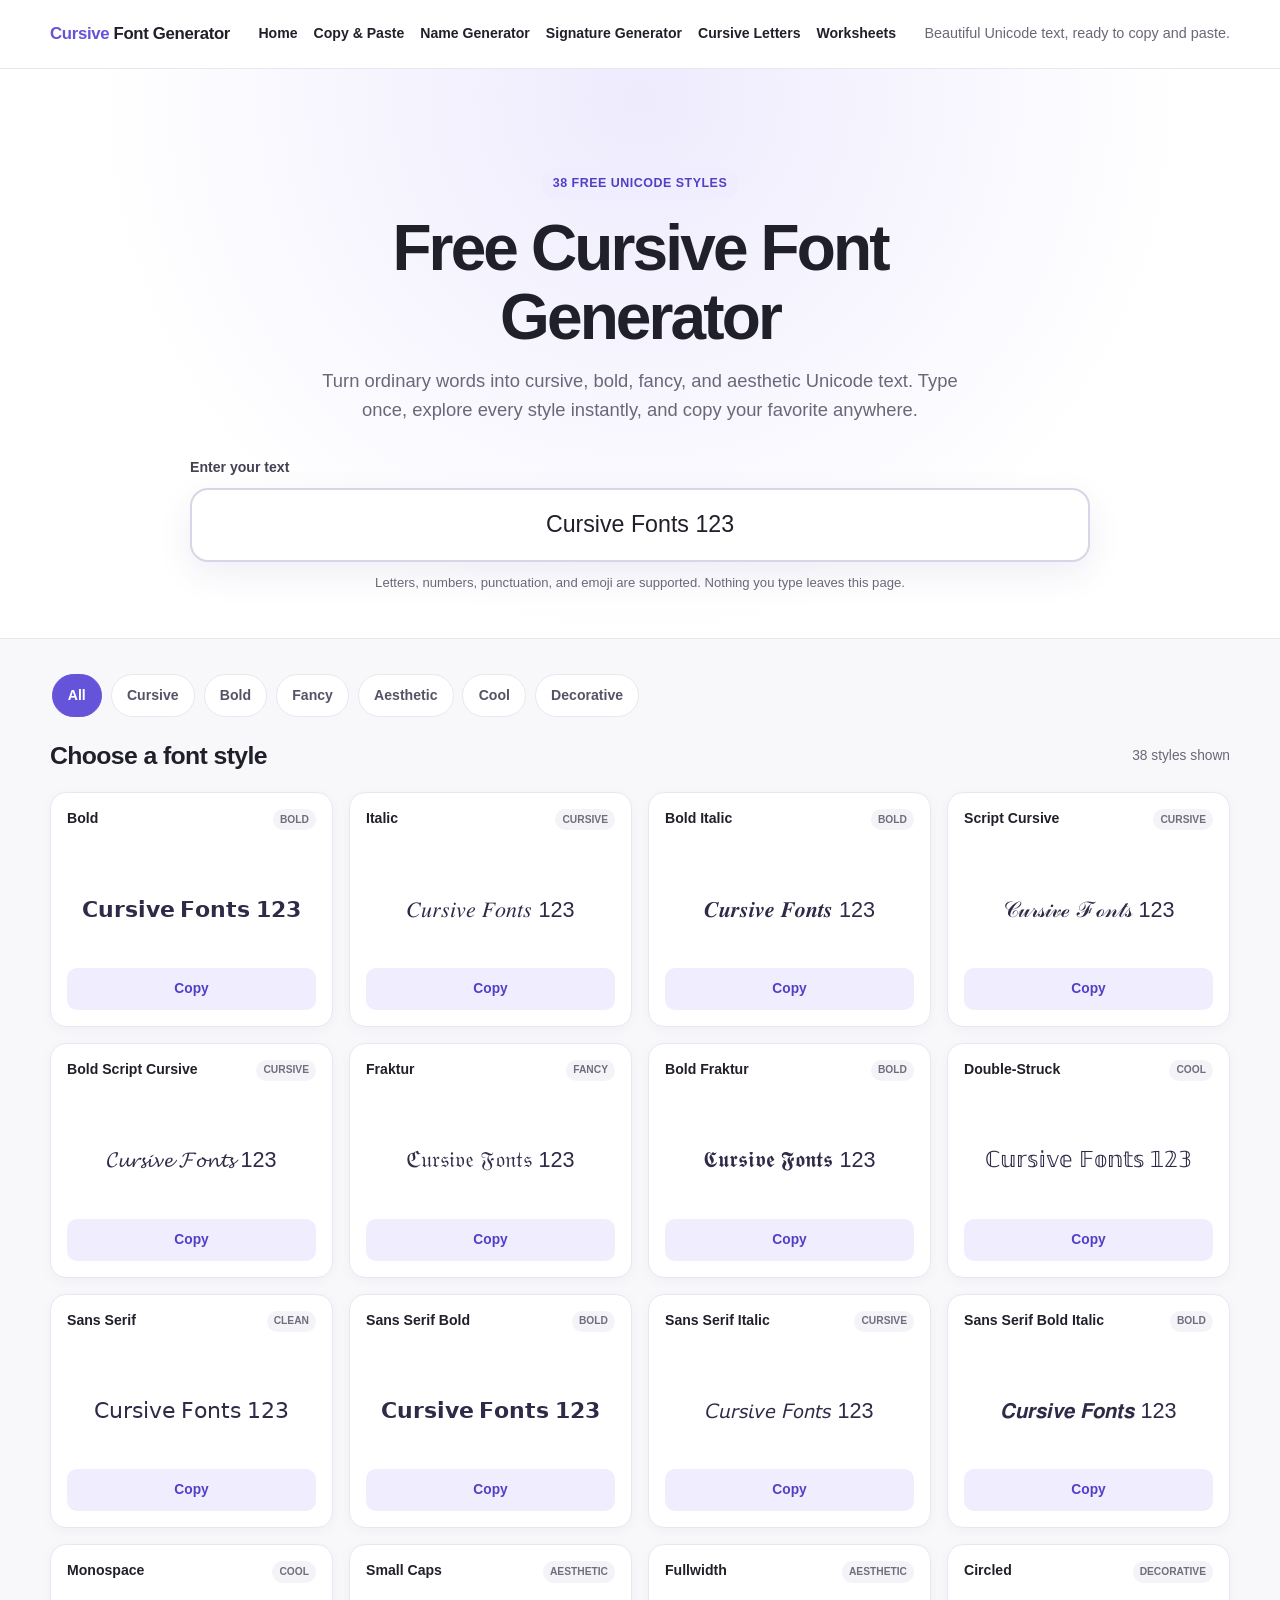
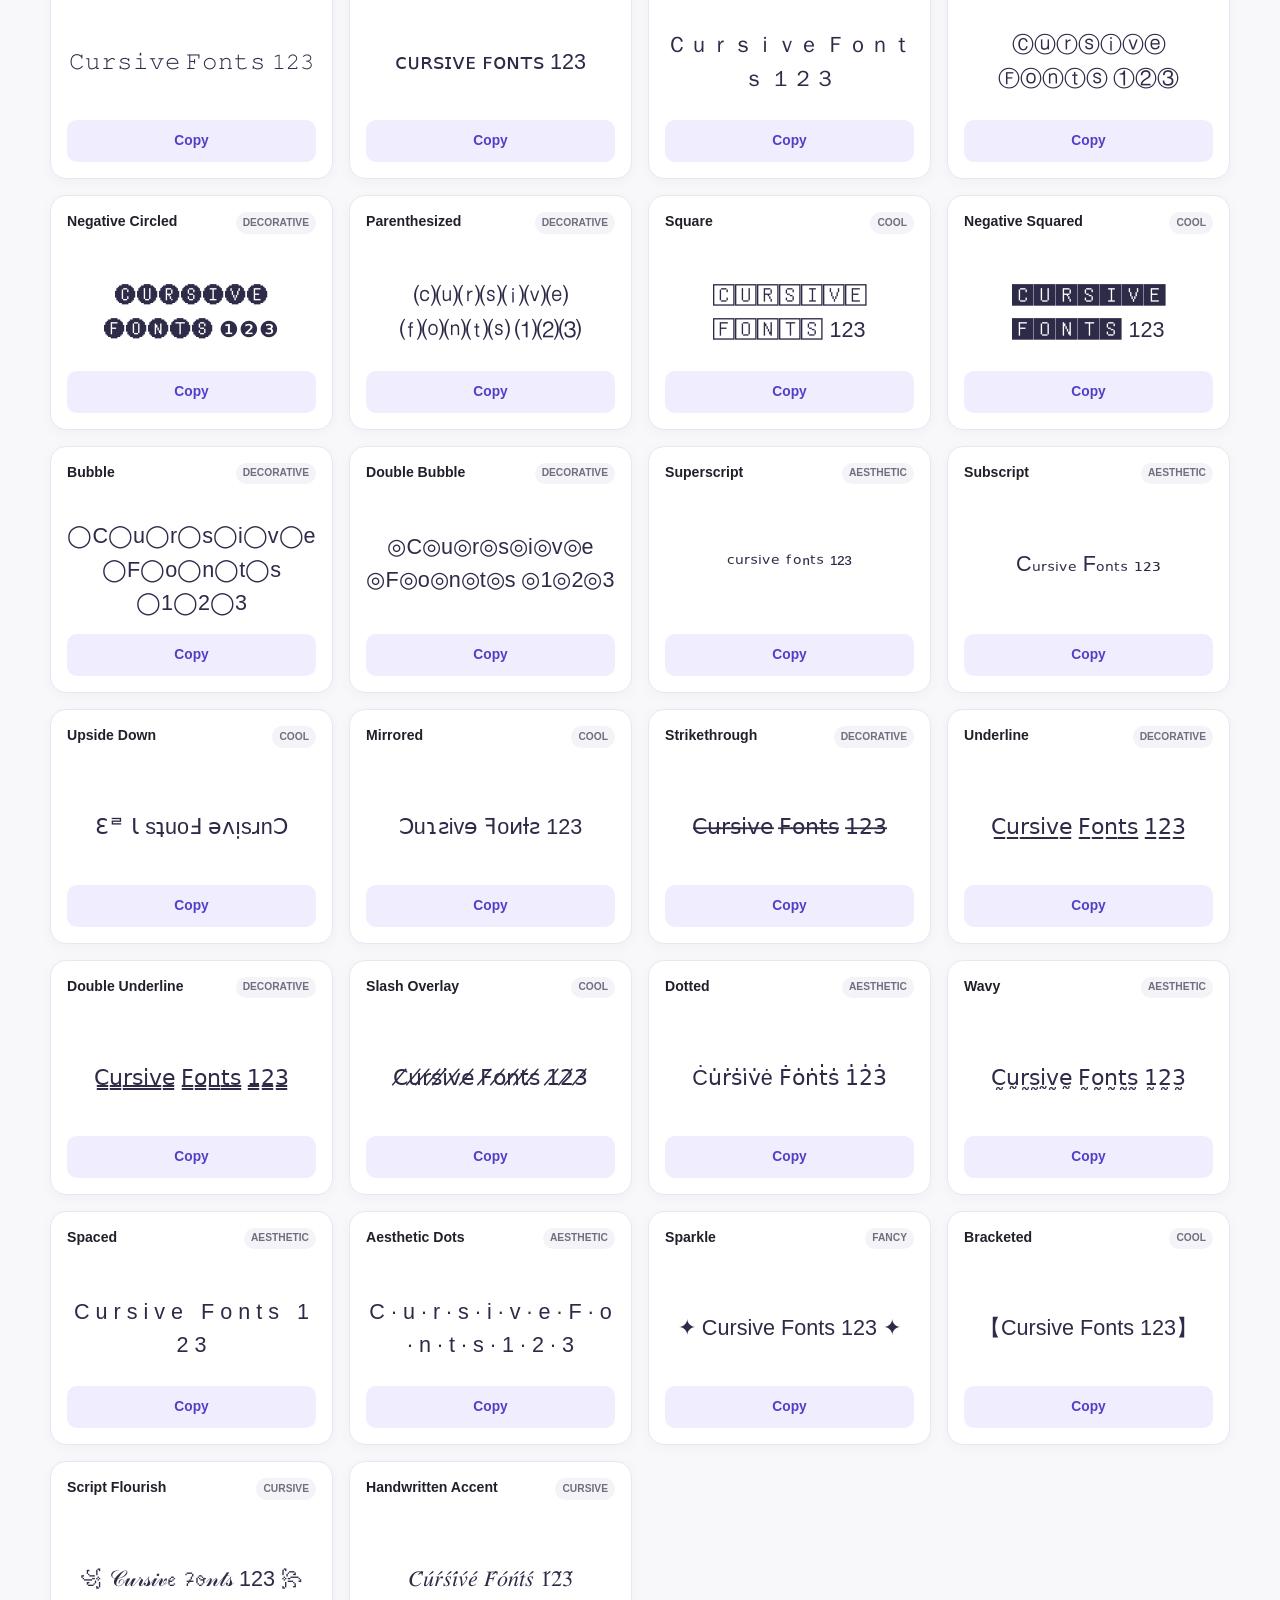
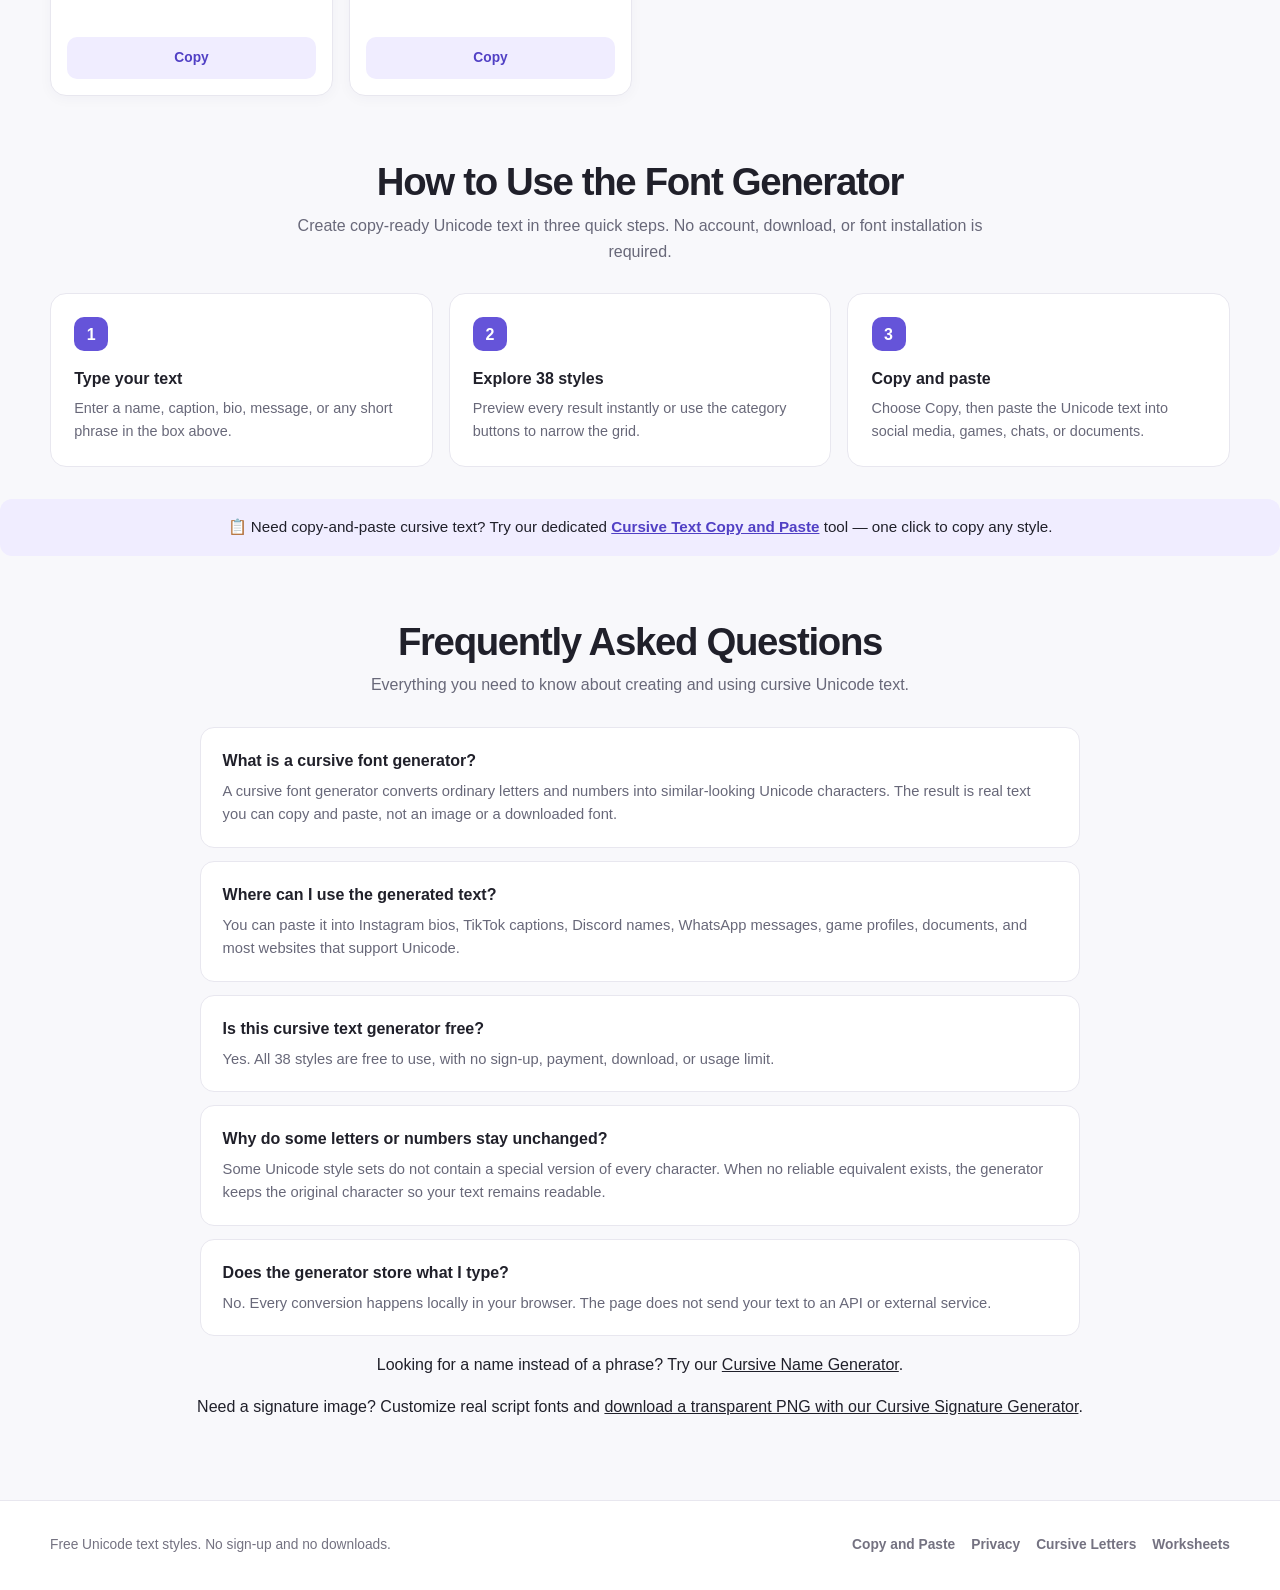
<file: index.html>
<!DOCTYPE html>
<html lang="en">
<head>
  <meta charset="UTF-8">
  <meta name="viewport" content="width=device-width, initial-scale=1.0">
  <title>Cursive Font Generator - Free Online Cursive Text Copy & Paste</title>
  <meta name="description" content="Turn text into 38 cursive, bold and fancy Unicode styles. Copy and paste into Instagram, TikTok or Discord — free, no signup, nothing leaves your browser.">
  <meta name="robots" content="index, follow">
  <meta name="theme-color" content="#6d5ce7">
  <meta property="og:type" content="website">
  <meta property="og:title" content="Cursive Font Generator - Free Online Cursive Text Copy & Paste">
  <meta property="og:description" content="Create cursive, bold, fancy, and aesthetic Unicode text in 38 styles. Copy and paste anywhere for free.">
  <meta property="og:url" content="https://cursivefontsgenerator.com/">
  <meta property="og:site_name" content="Cursive Font Generator">
  <meta property="og:image" content="https://cursivefontsgenerator.com/og/home.png">
  <meta property="og:image:width" content="1200">
  <meta property="og:image:height" content="630">
  <meta property="og:image:alt" content="Cursive Font Generator — 38 Unicode text styles">
  <meta name="twitter:card" content="summary_large_image">
  <meta name="twitter:image" content="https://cursivefontsgenerator.com/og/home.png">
  <link rel="canonical" href="https://cursivefontsgenerator.com/">
  <link rel="icon" href="/favicon.png" type="image/png">
  <style>
    :root {
      --accent: #6554d9;
      --accent-dark: #5140c5;
      --accent-soft: #f0edff;
      --ink: #20202a;
      --muted: #686879;
      --line: #e8e7ef;
      --surface: #ffffff;
      --page: #f8f8fb;
      --success: #18794e;
      --danger: #b42318;
      --radius: 16px;
      --shadow: 0 10px 30px rgba(35, 31, 78, 0.07);
    }

    * { box-sizing: border-box; }
    html { scroll-behavior: smooth; }
    body {
      margin: 0;
      color: var(--ink);
      background: var(--page);
      font-family: -apple-system, BlinkMacSystemFont, "Segoe UI", Roboto, Helvetica, Arial, sans-serif;
      line-height: 1.6;
      -webkit-font-smoothing: antialiased;
    }
    button, input { font: inherit; }
    button { -webkit-tap-highlight-color: transparent; }
    a { color: inherit; }
    [hidden] { display: none !important; }

    .skip-link {
      position: absolute;
      top: -100px;
      left: 1rem;
      z-index: 100;
      padding: .7rem 1rem;
      color: #fff;
      background: var(--accent-dark);
      border-radius: 0 0 8px 8px;
    }
    .skip-link:focus { top: 0; }

    .site-header {
      background: rgba(255, 255, 255, .94);
      border-bottom: 1px solid var(--line);
    }
    .header-inner,
    .container {
      width: min(1180px, calc(100% - 2rem));
      margin-inline: auto;
    }
    .header-inner {
      min-height: 68px;
      display: flex;
      align-items: center;
      justify-content: space-between;
      gap: 1rem;
    }
    .brand {
      font-size: 1.05rem;
      font-weight: 800;
      text-decoration: none;
      letter-spacing: -.02em;
    }
    .brand-mark { color: var(--accent); }
    .header-note {
      margin: 0;
      color: var(--muted);
      font-size: .9rem;
    }

    main { padding-bottom: 4rem; }
    .hero {
      padding: clamp(3.4rem, 8vw, 6.2rem) 0 2.8rem;
      text-align: center;
      background:
        radial-gradient(circle at 50% 5%, rgba(115, 91, 240, .12), transparent 34rem),
        var(--surface);
      border-bottom: 1px solid var(--line);
    }
    .eyebrow {
      display: inline-flex;
      align-items: center;
      gap: .4rem;
      margin: 0 0 .9rem;
      padding: .35rem .75rem;
      color: var(--accent-dark);
      background: var(--accent-soft);
      border-radius: 999px;
      font-size: .78rem;
      font-weight: 750;
      letter-spacing: .04em;
      text-transform: uppercase;
    }
    h1 {
      max-width: 780px;
      margin: 0 auto .85rem;
      font-size: clamp(2.15rem, 5vw, 4rem);
      line-height: 1.08;
      letter-spacing: -.045em;
    }
    .hero-copy {
      max-width: 680px;
      margin: 0 auto 2rem;
      color: var(--muted);
      font-size: clamp(1rem, 2vw, 1.15rem);
    }
    .generator-panel {
      max-width: 900px;
      margin-inline: auto;
    }
    .input-label {
      display: block;
      margin-bottom: .55rem;
      color: #424253;
      font-size: .88rem;
      font-weight: 700;
      text-align: left;
    }
    #text-input {
      width: 100%;
      min-height: 74px;
      padding: 1rem 1.25rem;
      color: var(--ink);
      background: #fff;
      border: 2px solid #d8d5e8;
      border-radius: 18px;
      outline: none;
      box-shadow: 0 12px 35px rgba(50, 43, 112, .08);
      font-size: clamp(1.15rem, 2.5vw, 1.45rem);
      text-align: center;
      transition: border-color .2s, box-shadow .2s;
    }
    #text-input:focus {
      border-color: var(--accent);
      box-shadow: 0 0 0 4px rgba(101, 84, 217, .12), 0 12px 35px rgba(50, 43, 112, .1);
    }
    #text-input::placeholder { color: #9a98a8; }
    .input-help {
      margin: .65rem 0 0;
      color: var(--muted);
      font-size: .82rem;
    }

    .styles-section { padding-top: 2rem; }
    .filter-row {
      display: flex;
      gap: .55rem;
      overflow-x: auto;
      padding: .2rem .1rem .7rem;
      scrollbar-width: thin;
    }
    .filter-btn {
      flex: 0 0 auto;
      padding: .58rem .95rem;
      color: #555466;
      background: #fff;
      border: 1px solid var(--line);
      border-radius: 999px;
      cursor: pointer;
      font-size: .88rem;
      font-weight: 700;
      transition: color .18s, background .18s, border-color .18s, transform .18s;
    }
    .filter-btn:hover { border-color: #b9b3e9; transform: translateY(-1px); }
    .filter-btn[aria-pressed="true"] {
      color: #fff;
      background: var(--accent);
      border-color: var(--accent);
    }
    .results-bar {
      display: flex;
      align-items: center;
      justify-content: space-between;
      gap: 1rem;
      margin: .5rem 0 1rem;
    }
    .results-bar h2 {
      margin: 0;
      font-size: clamp(1.25rem, 2vw, 1.55rem);
      letter-spacing: -.025em;
    }
    #result-count { margin: 0; color: var(--muted); font-size: .86rem; }

    .font-grid {
      display: grid;
      grid-template-columns: repeat(4, minmax(0, 1fr));
      gap: 1rem;
    }
    .font-card {
      min-width: 0;
      display: flex;
      flex-direction: column;
      padding: 1rem;
      background: var(--surface);
      border: 1px solid var(--line);
      border-radius: var(--radius);
      box-shadow: 0 3px 14px rgba(35, 31, 78, .035);
      transition: border-color .2s, box-shadow .2s, transform .2s;
    }
    .font-card:hover {
      border-color: #cec9ee;
      box-shadow: var(--shadow);
      transform: translateY(-2px);
    }
    .card-heading {
      min-height: 46px;
      display: flex;
      align-items: flex-start;
      justify-content: space-between;
      gap: .5rem;
    }
    .card-heading h3 {
      margin: 0;
      font-size: .88rem;
      line-height: 1.35;
    }
    .style-tag {
      flex: 0 0 auto;
      padding: .16rem .44rem;
      color: #706d7e;
      background: #f4f3f7;
      border-radius: 999px;
      font-size: .64rem;
      font-weight: 700;
      text-transform: uppercase;
    }
    .preview {
      min-height: 88px;
      max-height: 145px;
      display: flex;
      align-items: center;
      justify-content: center;
      overflow: auto;
      margin: .65rem 0 .9rem;
      color: #2e2b48;
      font-size: clamp(1.08rem, 1.8vw, 1.35rem);
      line-height: 1.55;
      text-align: center;
      overflow-wrap: anywhere;
      white-space: pre-wrap;
    }
    .copy-btn {
      width: 100%;
      min-height: 42px;
      margin-top: auto;
      color: var(--accent-dark);
      background: var(--accent-soft);
      border: 1px solid transparent;
      border-radius: 10px;
      cursor: pointer;
      font-size: .86rem;
      font-weight: 800;
      transition: color .18s, background .18s, transform .18s;
    }
    .copy-btn:hover { color: #fff; background: var(--accent); }
    .copy-btn:active { transform: scale(.98); }
    .copy-btn.copied { color: #fff; background: var(--success); }
    .copy-btn.copy-failed { color: #fff; background: var(--danger); }
    :focus-visible { outline: 3px solid rgba(101, 84, 217, .35); outline-offset: 3px; }

    .content-section { padding-top: 4rem; }
    .section-heading { max-width: 690px; margin: 0 auto 1.8rem; text-align: center; }
    .section-heading h2 {
      margin: 0 0 .55rem;
      font-size: clamp(1.75rem, 3vw, 2.45rem);
      line-height: 1.15;
      letter-spacing: -.035em;
    }
    .section-heading p { margin: 0; color: var(--muted); }
    .steps {
      display: grid;
      grid-template-columns: repeat(3, minmax(0, 1fr));
      gap: 1rem;
      margin: 0;
      padding: 0;
      list-style: none;
      counter-reset: steps;
    }
    .steps li {
      position: relative;
      padding: 1.45rem;
      background: #fff;
      border: 1px solid var(--line);
      border-radius: var(--radius);
      counter-increment: steps;
    }
    .steps li::before {
      content: counter(steps);
      width: 34px;
      height: 34px;
      display: grid;
      place-items: center;
      margin-bottom: .9rem;
      color: #fff;
      background: var(--accent);
      border-radius: 10px;
      font-weight: 800;
    }
    .steps h3 { margin: 0 0 .35rem; font-size: 1rem; }
    .steps p { margin: 0; color: var(--muted); font-size: .9rem; }

    .faq-list { max-width: 880px; margin: 0 auto; display: grid; gap: .8rem; }
    .faq-item {
      padding: 1.25rem 1.35rem;
      background: #fff;
      border: 1px solid var(--line);
      border-radius: 14px;
    }
    .faq-item h3 { margin: 0 0 .4rem; font-size: 1rem; }
    .faq-item p { margin: 0; color: var(--muted); font-size: .92rem; }

    .site-footer {
      padding: 2.1rem 0;
      color: #747281;
      background: #fff;
      border-top: 1px solid var(--line);
    }
    .footer-inner {
      display: flex;
      align-items: center;
      justify-content: space-between;
      gap: 1rem;
    }
    .footer-inner p { margin: 0; font-size: .86rem; }
    .footer-nav { display: flex; flex-wrap: wrap; gap: 1rem; }
    .footer-nav a { font-size: .86rem; font-weight: 700; text-decoration: none; }
    .footer-nav a:hover { color: var(--accent-dark); text-decoration: underline; }

    @media (max-width: 1020px) {
      .font-grid { grid-template-columns: repeat(3, minmax(0, 1fr)); }
    }
    @media (max-width: 760px) {
      .header-note { display: none; }
      .steps { grid-template-columns: 1fr; }
      .footer-inner { align-items: flex-start; flex-direction: column; }
    }
    @media (max-width: 680px) {
      .header-inner, .container { width: min(100% - 1rem, 1180px); }
      .hero { padding-top: 3rem; }
      #text-input { min-height: 66px; padding-inline: .8rem; }
      .font-grid { grid-template-columns: repeat(2, minmax(0, 1fr)); gap: .65rem; }
      .font-card { padding: .8rem; border-radius: 13px; }
      .card-heading { min-height: 54px; display: block; }
      .card-heading h3 { min-height: 2.4em; font-size: .79rem; }
      .style-tag { display: inline-block; margin-top: .25rem; }
      .preview { min-height: 80px; margin-block: .45rem .7rem; font-size: 1.02rem; }
      .copy-btn { min-height: 40px; }
      .results-bar { align-items: flex-end; }
      .content-section { padding-top: 3.2rem; }
    }
    @media (max-width: 380px) {
      .font-grid { gap: .5rem; }
      .font-card { padding: .68rem; }
      .preview { font-size: .94rem; }
    }
    @media (prefers-reduced-motion: reduce) {
      html { scroll-behavior: auto; }
      *, *::before, *::after { transition-duration: .01ms !important; animation-duration: .01ms !important; }
    }

    /* Copy and paste page additions */
    .header-nav {
      display: flex;
      gap: 1.2rem;
      align-items: center;
    }
    .header-nav a {
      font-size: .88rem;
      font-weight: 700;
      text-decoration: none;
      color: var(--ink);
      padding: .35rem 0;
      border-bottom: 2px solid transparent;
      transition: border-color .2s, color .2s;
    }
    .header-nav a:hover {
      color: var(--accent);
      border-bottom-color: var(--accent);
    }
    .context-link {
      text-align: center;
      margin: 2rem 0 0;
      padding: 1rem 1.25rem;
      background: var(--accent-soft);
      border-radius: 12px;
      font-size: .95rem;
    }
    .context-link a {
      font-weight: 800;
      color: var(--accent-dark);
    }
    .context-link a:hover { text-decoration: underline; }
    @media (max-width: 680px) {
      .header-nav { flex-wrap: nowrap; gap: .8rem; }
      .header-nav a { font-size: .82rem; white-space: nowrap; }
    }
    /* End copy and paste page additions */
    .header-inner { flex-wrap: wrap; padding-block: .7rem; }
    .header-nav { display: flex; flex-wrap: wrap; gap: 1rem; }
    @media(max-width: 680px) { .header-inner { justify-content: center; } .header-nav { justify-content: center; } }
    .header-inner { flex-wrap: wrap; }
    .header-nav { flex-wrap: wrap; }
    @media(max-width: 760px) { .header-inner { justify-content: center; } .header-nav { justify-content: center; } }
  </style>
  <script type="text/javascript">
    (function(c,l,a,r,i,t,y){
        c[a]=c[a]||function(){(c[a].q=c[a].q||[]).push(arguments)};
        t=l.createElement(r);t.async=1;t.src="https://www.clarity.ms/tag/"+i;
        y=l.getElementsByTagName(r)[0];y.parentNode.insertBefore(t,y);
    })(window, document, "clarity", "script", "yqhsmpozg4");
  </script>
  <!-- Google tag (gtag.js) -->
  <script async src="https://www.googletagmanager.com/gtag/js?id=G-YBH862SJ7E"></script>
  <script>
    window.dataLayer = window.dataLayer || [];
    function gtag(){dataLayer.push(arguments);}
    gtag('js', new Date());
  
    gtag('config', 'G-YBH862SJ7E');
  </script>
  <script type="application/ld+json">
  {
    "@context": "https://schema.org",
    "@graph": [
      {
        "@type": "Organization",
        "@id": "https://cursivefontsgenerator.com/#org",
        "name": "Cursive Font Generator",
        "url": "https://cursivefontsgenerator.com/",
        "logo": {
          "@type": "ImageObject",
          "url": "https://cursivefontsgenerator.com/og/home.png",
          "width": 1200,
          "height": 630
        }
      },
      {
        "@type": "WebSite",
        "@id": "https://cursivefontsgenerator.com/#website",
        "url": "https://cursivefontsgenerator.com/",
        "name": "Cursive Font Generator",
        "inLanguage": "en",
        "publisher": { "@id": "https://cursivefontsgenerator.com/#org" }
      },
      {
        "@type": "WebApplication",
        "@id": "https://cursivefontsgenerator.com/#app",
        "name": "Cursive Font Generator",
        "url": "https://cursivefontsgenerator.com/",
        "applicationCategory": "UtilitiesApplication",
        "operatingSystem": "Any",
        "browserRequirements": "Requires JavaScript",
        "inLanguage": "en",
        "isAccessibleForFree": true,
        "offers": { "@type": "Offer", "price": "0", "priceCurrency": "USD" },
        "featureList": [
          "38 Unicode cursive, bold, fancy and aesthetic text styles",
          "One-click copy and paste",
          "Runs entirely in the browser"
        ],
        "publisher": { "@id": "https://cursivefontsgenerator.com/#org" }
      }
    ]
  }
  </script>
</head>
<body>
  <a class="skip-link" href="#generator">Skip to generator</a>

  <header class="site-header">
    <div class="header-inner">
      <a class="brand" href="/" aria-label="Cursive Font Generator home"><span class="brand-mark">Cursive</span> Font Generator</a>
      <nav class="header-nav" aria-label="Main navigation">
        <a href="/">Home</a>
        <a href="/copy-and-paste/">Copy & Paste</a>
        <a href="/cursive-name-generator/">Name Generator</a>
        <a href="/cursive-signature-generator/">Signature Generator</a>
      <a href="/cursive-letters/">Cursive Letters</a>
        <a href="/cursive-worksheets/">Worksheets</a></nav>
      <p class="header-note">Beautiful Unicode text, ready to copy and paste.</p>
    </div>
  </header>

  <main id="main-content">
    <section class="hero" id="generator" aria-labelledby="page-title">
      <div class="container">
        <p class="eyebrow">38 free Unicode styles</p>
        <h1 id="page-title">Free Cursive Font Generator</h1>
        <p class="hero-copy">Turn ordinary words into cursive, bold, fancy, and aesthetic Unicode text. Type once, explore every style instantly, and copy your favorite anywhere.</p>
        <div class="generator-panel">
          <label class="input-label" for="text-input">Enter your text</label>
          <input id="text-input" type="text" value="Cursive Fonts 123" maxlength="240" autocomplete="off" spellcheck="false" aria-describedby="input-help">
          <p class="input-help" id="input-help">Letters, numbers, punctuation, and emoji are supported. Nothing you type leaves this page.</p>
        </div>
      </div>
    </section>

    <section class="styles-section container" aria-labelledby="styles-title">
      <nav class="filter-row" aria-label="Font style categories">
        <button class="filter-btn" type="button" data-filter="all" aria-pressed="true">All</button>
        <button class="filter-btn" type="button" data-filter="cursive" aria-pressed="false">Cursive</button>
        <button class="filter-btn" type="button" data-filter="bold" aria-pressed="false">Bold</button>
        <button class="filter-btn" type="button" data-filter="fancy" aria-pressed="false">Fancy</button>
        <button class="filter-btn" type="button" data-filter="aesthetic" aria-pressed="false">Aesthetic</button>
        <button class="filter-btn" type="button" data-filter="cool" aria-pressed="false">Cool</button>
        <button class="filter-btn" type="button" data-filter="decorative" aria-pressed="false">Decorative</button>
      </nav>

      <div class="results-bar">
        <h2 id="styles-title">Choose a font style</h2>
        <p id="result-count" aria-live="polite">38 styles shown</p>
      </div>

      <div class="font-grid">
        <article class="font-card" data-style="bold" data-categories="bold cool">
          <div class="card-heading"><h3>Bold</h3><span class="style-tag">Bold</span></div>
          <p class="preview" aria-live="polite">𝗖𝘂𝗿𝘀𝗶𝘃𝗲 𝗙𝗼𝗻𝘁𝘀 𝟭𝟮𝟯</p>
          <button class="copy-btn" type="button" aria-label="Copy Bold text">Copy</button>
        </article>
        <article class="font-card" data-style="italic" data-categories="cursive aesthetic">
          <div class="card-heading"><h3>Italic</h3><span class="style-tag">Cursive</span></div>
          <p class="preview" aria-live="polite">𝐶𝑢𝑟𝑠𝑖𝑣𝑒 𝐹𝑜𝑛𝑡𝑠 123</p>
          <button class="copy-btn" type="button" aria-label="Copy Italic text">Copy</button>
        </article>
        <article class="font-card" data-style="bold-italic" data-categories="cursive bold fancy">
          <div class="card-heading"><h3>Bold Italic</h3><span class="style-tag">Bold</span></div>
          <p class="preview" aria-live="polite">𝑪𝒖𝒓𝒔𝒊𝒗𝒆 𝑭𝒐𝒏𝒕𝒔 123</p>
          <button class="copy-btn" type="button" aria-label="Copy Bold Italic text">Copy</button>
        </article>
        <article class="font-card" data-style="script" data-categories="cursive fancy aesthetic">
          <div class="card-heading"><h3>Script Cursive</h3><span class="style-tag">Cursive</span></div>
          <p class="preview" aria-live="polite">𝒞𝓊𝓇𝓈𝒾𝓋ℯ ℱℴ𝓃𝓉𝓈 123</p>
          <button class="copy-btn" type="button" aria-label="Copy Script Cursive text">Copy</button>
        </article>
        <article class="font-card" data-style="bold-script" data-categories="cursive bold fancy">
          <div class="card-heading"><h3>Bold Script Cursive</h3><span class="style-tag">Cursive</span></div>
          <p class="preview" aria-live="polite">𝓒𝓾𝓻𝓼𝓲𝓿𝓮 𝓕𝓸𝓷𝓽𝓼 123</p>
          <button class="copy-btn" type="button" aria-label="Copy Bold Script Cursive text">Copy</button>
        </article>
        <article class="font-card" data-style="fraktur" data-categories="fancy cool">
          <div class="card-heading"><h3>Fraktur</h3><span class="style-tag">Fancy</span></div>
          <p class="preview" aria-live="polite">ℭ𝔲𝔯𝔰𝔦𝔳𝔢 𝔉𝔬𝔫𝔱𝔰 123</p>
          <button class="copy-btn" type="button" aria-label="Copy Fraktur text">Copy</button>
        </article>
        <article class="font-card" data-style="bold-fraktur" data-categories="bold fancy cool">
          <div class="card-heading"><h3>Bold Fraktur</h3><span class="style-tag">Bold</span></div>
          <p class="preview" aria-live="polite">𝕮𝖚𝖗𝖘𝖎𝖛𝖊 𝕱𝖔𝖓𝖙𝖘 123</p>
          <button class="copy-btn" type="button" aria-label="Copy Bold Fraktur text">Copy</button>
        </article>
        <article class="font-card" data-style="double-struck" data-categories="fancy cool">
          <div class="card-heading"><h3>Double-Struck</h3><span class="style-tag">Cool</span></div>
          <p class="preview" aria-live="polite">ℂ𝕦𝕣𝕤𝕚𝕧𝕖 𝔽𝕠𝕟𝕥𝕤 𝟙𝟚𝟛</p>
          <button class="copy-btn" type="button" aria-label="Copy Double-Struck text">Copy</button>
        </article>
        <article class="font-card" data-style="sans-serif" data-categories="aesthetic cool">
          <div class="card-heading"><h3>Sans Serif</h3><span class="style-tag">Clean</span></div>
          <p class="preview" aria-live="polite">𝖢𝗎𝗋𝗌𝗂𝗏𝖾 𝖥𝗈𝗇𝗍𝗌 𝟣𝟤𝟥</p>
          <button class="copy-btn" type="button" aria-label="Copy Sans Serif text">Copy</button>
        </article>
        <article class="font-card" data-style="sans-bold" data-categories="bold cool">
          <div class="card-heading"><h3>Sans Serif Bold</h3><span class="style-tag">Bold</span></div>
          <p class="preview" aria-live="polite">𝗖𝘂𝗿𝘀𝗶𝘃𝗲 𝗙𝗼𝗻𝘁𝘀 𝟭𝟮𝟯</p>
          <button class="copy-btn" type="button" aria-label="Copy Sans Serif Bold text">Copy</button>
        </article>
        <article class="font-card" data-style="sans-italic" data-categories="cursive aesthetic cool">
          <div class="card-heading"><h3>Sans Serif Italic</h3><span class="style-tag">Cursive</span></div>
          <p class="preview" aria-live="polite">𝘊𝘶𝘳𝘴𝘪𝘷𝘦 𝘍𝘰𝘯𝘵𝘴 123</p>
          <button class="copy-btn" type="button" aria-label="Copy Sans Serif Italic text">Copy</button>
        </article>
        <article class="font-card" data-style="sans-bold-italic" data-categories="bold fancy cool">
          <div class="card-heading"><h3>Sans Serif Bold Italic</h3><span class="style-tag">Bold</span></div>
          <p class="preview" aria-live="polite">𝘾𝙪𝙧𝙨𝙞𝙫𝙚 𝙁𝙤𝙣𝙩𝙨 123</p>
          <button class="copy-btn" type="button" aria-label="Copy Sans Serif Bold Italic text">Copy</button>
        </article>
        <article class="font-card" data-style="monospace" data-categories="aesthetic cool">
          <div class="card-heading"><h3>Monospace</h3><span class="style-tag">Cool</span></div>
          <p class="preview" aria-live="polite">𝙲𝚞𝚛𝚜𝚒𝚟𝚎 𝙵𝚘𝚗𝚝𝚜 𝟷𝟸𝟹</p>
          <button class="copy-btn" type="button" aria-label="Copy Monospace text">Copy</button>
        </article>
        <article class="font-card" data-style="small-caps" data-categories="aesthetic cool">
          <div class="card-heading"><h3>Small Caps</h3><span class="style-tag">Aesthetic</span></div>
          <p class="preview" aria-live="polite">ᴄᴜʀꜱɪᴠᴇ ꜰᴏɴᴛꜱ 123</p>
          <button class="copy-btn" type="button" aria-label="Copy Small Caps text">Copy</button>
        </article>
        <article class="font-card" data-style="fullwidth" data-categories="aesthetic cool">
          <div class="card-heading"><h3>Fullwidth</h3><span class="style-tag">Aesthetic</span></div>
          <p class="preview" aria-live="polite">Ｃｕｒｓｉｖｅ Ｆｏｎｔｓ １２３</p>
          <button class="copy-btn" type="button" aria-label="Copy Fullwidth text">Copy</button>
        </article>
        <article class="font-card" data-style="circled" data-categories="fancy decorative">
          <div class="card-heading"><h3>Circled</h3><span class="style-tag">Decorative</span></div>
          <p class="preview" aria-live="polite">Ⓒⓤⓡⓢⓘⓥⓔ Ⓕⓞⓝⓣⓢ ①②③</p>
          <button class="copy-btn" type="button" aria-label="Copy Circled text">Copy</button>
        </article>
        <article class="font-card" data-style="negative-circled" data-categories="bold fancy decorative">
          <div class="card-heading"><h3>Negative Circled</h3><span class="style-tag">Decorative</span></div>
          <p class="preview" aria-live="polite">🅒🅤🅡🅢🅘🅥🅔 🅕🅞🅝🅣🅢 ❶❷❸</p>
          <button class="copy-btn" type="button" aria-label="Copy Negative Circled text">Copy</button>
        </article>
        <article class="font-card" data-style="parenthesized" data-categories="fancy decorative">
          <div class="card-heading"><h3>Parenthesized</h3><span class="style-tag">Decorative</span></div>
          <p class="preview" aria-live="polite">⒞⒰⒭⒮⒤⒱⒠ ⒡⒪⒩⒯⒮ ⑴⑵⑶</p>
          <button class="copy-btn" type="button" aria-label="Copy Parenthesized text">Copy</button>
        </article>
        <article class="font-card" data-style="squared" data-categories="cool decorative">
          <div class="card-heading"><h3>Square</h3><span class="style-tag">Cool</span></div>
          <p class="preview" aria-live="polite">🄲🅄🅁🅂🄸🅅🄴 🄵🄾🄽🅃🅂 123</p>
          <button class="copy-btn" type="button" aria-label="Copy Square text">Copy</button>
        </article>
        <article class="font-card" data-style="negative-squared" data-categories="bold cool decorative">
          <div class="card-heading"><h3>Negative Squared</h3><span class="style-tag">Cool</span></div>
          <p class="preview" aria-live="polite">🅲🆄🆁🆂🅸🆅🅴 🅵🅾🅽🆃🆂 123</p>
          <button class="copy-btn" type="button" aria-label="Copy Negative Squared text">Copy</button>
        </article>
        <article class="font-card" data-style="bubble" data-categories="fancy decorative">
          <div class="card-heading"><h3>Bubble</h3><span class="style-tag">Decorative</span></div>
          <p class="preview" aria-live="polite">◯C◯u◯r◯s◯i◯v◯e ◯F◯o◯n◯t◯s ◯1◯2◯3</p>
          <button class="copy-btn" type="button" aria-label="Copy Bubble text">Copy</button>
        </article>
        <article class="font-card" data-style="double-bubble" data-categories="fancy decorative">
          <div class="card-heading"><h3>Double Bubble</h3><span class="style-tag">Decorative</span></div>
          <p class="preview" aria-live="polite">◎C◎u◎r◎s◎i◎v◎e ◎F◎o◎n◎t◎s ◎1◎2◎3</p>
          <button class="copy-btn" type="button" aria-label="Copy Double Bubble text">Copy</button>
        </article>
        <article class="font-card" data-style="superscript" data-categories="aesthetic fancy">
          <div class="card-heading"><h3>Superscript</h3><span class="style-tag">Aesthetic</span></div>
          <p class="preview" aria-live="polite">ᶜᵘʳˢⁱᵛᵉ ᶠᵒⁿᵗˢ ¹²³</p>
          <button class="copy-btn" type="button" aria-label="Copy Superscript text">Copy</button>
        </article>
        <article class="font-card" data-style="subscript" data-categories="aesthetic fancy">
          <div class="card-heading"><h3>Subscript</h3><span class="style-tag">Aesthetic</span></div>
          <p class="preview" aria-live="polite">Cᵤᵣₛᵢᵥₑ Fₒₙₜₛ ₁₂₃</p>
          <button class="copy-btn" type="button" aria-label="Copy Subscript text">Copy</button>
        </article>
        <article class="font-card" data-style="upside-down" data-categories="cool fancy">
          <div class="card-heading"><h3>Upside Down</h3><span class="style-tag">Cool</span></div>
          <p class="preview" aria-live="polite">ƐᄅƖ sʇuoℲ ǝʌᴉsɹnƆ</p>
          <button class="copy-btn" type="button" aria-label="Copy Upside Down text">Copy</button>
        </article>
        <article class="font-card" data-style="mirrored" data-categories="cool fancy">
          <div class="card-heading"><h3>Mirrored</h3><span class="style-tag">Cool</span></div>
          <p class="preview" aria-live="polite">Ɔnɿƨivɘ ꟻonƚƨ 123</p>
          <button class="copy-btn" type="button" aria-label="Copy Mirrored text">Copy</button>
        </article>
        <article class="font-card" data-style="strikethrough" data-categories="decorative cool">
          <div class="card-heading"><h3>Strikethrough</h3><span class="style-tag">Decorative</span></div>
          <p class="preview" aria-live="polite">C̶u̶r̶s̶i̶v̶e̶ F̶o̶n̶t̶s̶ 1̶2̶3̶</p>
          <button class="copy-btn" type="button" aria-label="Copy Strikethrough text">Copy</button>
        </article>
        <article class="font-card" data-style="underline" data-categories="decorative aesthetic">
          <div class="card-heading"><h3>Underline</h3><span class="style-tag">Decorative</span></div>
          <p class="preview" aria-live="polite">C̲u̲r̲s̲i̲v̲e̲ F̲o̲n̲t̲s̲ 1̲2̲3̲</p>
          <button class="copy-btn" type="button" aria-label="Copy Underline text">Copy</button>
        </article>
        <article class="font-card" data-style="double-underline" data-categories="decorative fancy">
          <div class="card-heading"><h3>Double Underline</h3><span class="style-tag">Decorative</span></div>
          <p class="preview" aria-live="polite">C̳u̳r̳s̳i̳v̳e̳ F̳o̳n̳t̳s̳ 1̳2̳3̳</p>
          <button class="copy-btn" type="button" aria-label="Copy Double Underline text">Copy</button>
        </article>
        <article class="font-card" data-style="slash-overlay" data-categories="decorative cool">
          <div class="card-heading"><h3>Slash Overlay</h3><span class="style-tag">Cool</span></div>
          <p class="preview" aria-live="polite">C̸u̸r̸s̸i̸v̸e̸ F̸o̸n̸t̸s̸ 1̸2̸3̸</p>
          <button class="copy-btn" type="button" aria-label="Copy Slash Overlay text">Copy</button>
        </article>
        <article class="font-card" data-style="dotted" data-categories="aesthetic decorative">
          <div class="card-heading"><h3>Dotted</h3><span class="style-tag">Aesthetic</span></div>
          <p class="preview" aria-live="polite">Ċu̇ṙṡi̇v̇ė Ḟȯṅṫṡ 1̇2̇3̇</p>
          <button class="copy-btn" type="button" aria-label="Copy Dotted text">Copy</button>
        </article>
        <article class="font-card" data-style="wavy" data-categories="aesthetic decorative">
          <div class="card-heading"><h3>Wavy</h3><span class="style-tag">Aesthetic</span></div>
          <p class="preview" aria-live="polite">C̰ṵr̰s̰ḭv̰ḛ F̰o̰n̰t̰s̰ 1̰2̰3̰</p>
          <button class="copy-btn" type="button" aria-label="Copy Wavy text">Copy</button>
        </article>
        <article class="font-card" data-style="spaced" data-categories="aesthetic cool">
          <div class="card-heading"><h3>Spaced</h3><span class="style-tag">Aesthetic</span></div>
          <p class="preview" aria-live="polite">C u r s i v e   F o n t s   1 2 3</p>
          <button class="copy-btn" type="button" aria-label="Copy Spaced text">Copy</button>
        </article>
        <article class="font-card" data-style="aesthetic-dots" data-categories="aesthetic decorative">
          <div class="card-heading"><h3>Aesthetic Dots</h3><span class="style-tag">Aesthetic</span></div>
          <p class="preview" aria-live="polite">C · u · r · s · i · v · e · F · o · n · t · s · 1 · 2 · 3</p>
          <button class="copy-btn" type="button" aria-label="Copy Aesthetic Dots text">Copy</button>
        </article>
        <article class="font-card" data-style="sparkle" data-categories="aesthetic fancy decorative">
          <div class="card-heading"><h3>Sparkle</h3><span class="style-tag">Fancy</span></div>
          <p class="preview" aria-live="polite">✦ Cursive Fonts 123 ✦</p>
          <button class="copy-btn" type="button" aria-label="Copy Sparkle text">Copy</button>
        </article>
        <article class="font-card" data-style="bracketed" data-categories="cool decorative">
          <div class="card-heading"><h3>Bracketed</h3><span class="style-tag">Cool</span></div>
          <p class="preview" aria-live="polite">【Cursive Fonts 123】</p>
          <button class="copy-btn" type="button" aria-label="Copy Bracketed text">Copy</button>
        </article>
        <article class="font-card" data-style="script-flourish" data-categories="cursive fancy decorative">
          <div class="card-heading"><h3>Script Flourish</h3><span class="style-tag">Cursive</span></div>
          <p class="preview" aria-live="polite">꧁ 𝒞𝓊𝓇𝓈𝒾𝓋ℯ ℱℴ𝓃𝓉𝓈 123 ꧂</p>
          <button class="copy-btn" type="button" aria-label="Copy Script Flourish text">Copy</button>
        </article>
        <article class="font-card" data-style="handwritten-accent" data-categories="cursive aesthetic fancy">
          <div class="card-heading"><h3>Handwritten Accent</h3><span class="style-tag">Cursive</span></div>
          <p class="preview" aria-live="polite">𝐶́𝑢́𝑟́𝑠́𝑖́𝑣́𝑒́ 𝐹́𝑜́𝑛́𝑡́𝑠́ 1́2́3́</p>
          <button class="copy-btn" type="button" aria-label="Copy Handwritten Accent text">Copy</button>
        </article>
      </div>
    </section>

    <section class="content-section container" aria-labelledby="how-title">
      <div class="section-heading">
        <h2 id="how-title">How to Use the Font Generator</h2>
        <p>Create copy-ready Unicode text in three quick steps. No account, download, or font installation is required.</p>
      </div>
      <ol class="steps">
        <li><h3>Type your text</h3><p>Enter a name, caption, bio, message, or any short phrase in the box above.</p></li>
        <li><h3>Explore 38 styles</h3><p>Preview every result instantly or use the category buttons to narrow the grid.</p></li>
        <li><h3>Copy and paste</h3><p>Choose Copy, then paste the Unicode text into social media, games, chats, or documents.</p></li>
      </ol>
    </section>

    <p class="context-link">
      📋 Need copy-and-paste cursive text? Try our dedicated 
      <a href="/copy-and-paste/">Cursive Text Copy and Paste</a> tool — 
      one click to copy any style.
    </p>

    <section class="content-section container" aria-labelledby="faq-title">
      <div class="section-heading">
        <h2 id="faq-title">Frequently Asked Questions</h2>
        <p>Everything you need to know about creating and using cursive Unicode text.</p>
      </div>
      <div class="faq-list">
        <article class="faq-item"><h3>What is a cursive font generator?</h3><p>A cursive font generator converts ordinary letters and numbers into similar-looking Unicode characters. The result is real text you can copy and paste, not an image or a downloaded font.</p></article>
        <article class="faq-item"><h3>Where can I use the generated text?</h3><p>You can paste it into Instagram bios, TikTok captions, Discord names, WhatsApp messages, game profiles, documents, and most websites that support Unicode.</p></article>
        <article class="faq-item"><h3>Is this cursive text generator free?</h3><p>Yes. All 38 styles are free to use, with no sign-up, payment, download, or usage limit.</p></article>
        <article class="faq-item"><h3>Why do some letters or numbers stay unchanged?</h3><p>Some Unicode style sets do not contain a special version of every character. When no reliable equivalent exists, the generator keeps the original character so your text remains readable.</p></article>
        <article class="faq-item"><h3>Does the generator store what I type?</h3><p>No. Every conversion happens locally in your browser. The page does not send your text to an API or external service.</p></article>
      </div>
    </section>
    <p class="container" style="text-align:center">Looking for a name instead of a phrase? Try our <a href="/cursive-name-generator/">Cursive Name Generator</a>.</p>
    <p class="container" style="text-align:center">Need a signature image? Customize real script fonts and <a href="/cursive-signature-generator/">download a transparent PNG with our Cursive Signature Generator</a>.</p>
  </main>

  <footer class="site-footer">
    <div class="container footer-inner">
      <p>Free Unicode text styles. No sign-up and no downloads.</p>
      <nav class="footer-nav" aria-label="Footer navigation">
        <a href="/copy-and-paste">Copy and Paste</a>
      <a href="/privacy/">Privacy</a><a href="/cursive-letters/">Cursive Letters</a>
        <a href="/cursive-worksheets/">Worksheets</a></nav>
    </div>
  </footer>

  <script type="application/ld+json">
  {
    "@context": "https://schema.org",
    "@type": "FAQPage",
    "mainEntity": [
      {
        "@type": "Question",
        "name": "What is a cursive font generator?",
        "acceptedAnswer": { "@type": "Answer", "text": "A cursive font generator converts ordinary letters and numbers into similar-looking Unicode characters. The result is real text you can copy and paste, not an image or a downloaded font." }
      },
      {
        "@type": "Question",
        "name": "Where can I use the generated text?",
        "acceptedAnswer": { "@type": "Answer", "text": "You can paste it into Instagram bios, TikTok captions, Discord names, WhatsApp messages, game profiles, documents, and most websites that support Unicode." }
      },
      {
        "@type": "Question",
        "name": "Is this cursive text generator free?",
        "acceptedAnswer": { "@type": "Answer", "text": "Yes. All 38 styles are free to use, with no sign-up, payment, download, or usage limit." }
      },
      {
        "@type": "Question",
        "name": "Why do some letters or numbers stay unchanged?",
        "acceptedAnswer": { "@type": "Answer", "text": "Some Unicode style sets do not contain a special version of every character. When no reliable equivalent exists, the generator keeps the original character so your text remains readable." }
      },
      {
        "@type": "Question",
        "name": "Does the generator store what I type?",
        "acceptedAnswer": { "@type": "Answer", "text": "No. Every conversion happens locally in your browser. The page does not send your text to an API or external service." }
      }
    ]
  }
  </script>

  <script>
    (() => {
      'use strict';

      const SOURCE = 'ABCDEFGHIJKLMNOPQRSTUVWXYZabcdefghijklmnopqrstuvwxyz0123456789';
      const DIGITS = '0123456789';
      const SAMPLE_TEXT = 'Cursive Fonts 123';

      const codePointRange = (start, length) => Array.from({ length }, (_, index) => String.fromCodePoint(start + index)).join('');
      const continuousAlphabet = (upperStart, lowerStart, digitStart = null) =>
        codePointRange(upperStart, 26) + codePointRange(lowerStart, 26) + (digitStart === null ? DIGITS : codePointRange(digitStart, 10));

      const TARGET_ALPHABETS = Object.freeze({
        bold: continuousAlphabet(0x1D5D4, 0x1D5EE, 0x1D7EC),
        italic: '𝐴𝐵𝐶𝐷𝐸𝐹𝐺𝐻𝐼𝐽𝐾𝐿𝑀𝑁𝑂𝑃𝑄𝑅𝑆𝑇𝑈𝑉𝑊𝑋𝑌𝑍𝑎𝑏𝑐𝑑𝑒𝑓𝑔ℎ𝑖𝑗𝑘𝑙𝑚𝑛𝑜𝑝𝑞𝑟𝑠𝑡𝑢𝑣𝑤𝑥𝑦𝑧0123456789',
        boldItalic: continuousAlphabet(0x1D468, 0x1D482),
        script: '𝒜ℬ𝒞𝒟ℰℱ𝒢ℋℐ𝒥𝒦ℒℳ𝒩𝒪𝒫𝒬ℛ𝒮𝒯𝒰𝒱𝒲𝒳𝒴𝒵𝒶𝒷𝒸𝒹ℯ𝒻ℊ𝒽𝒾𝒿𝓀𝓁𝓂𝓃ℴ𝓅𝓆𝓇𝓈𝓉𝓊𝓋𝓌𝓍𝓎𝓏0123456789',
        boldScript: continuousAlphabet(0x1D4D0, 0x1D4EA),
        fraktur: '𝔄𝔅ℭ𝔇𝔈𝔉𝔊ℌℑ𝔍𝔎𝔏𝔐𝔑𝔒𝔓𝔔ℜ𝔖𝔗𝔘𝔙𝔚𝔛𝔜ℨ𝔞𝔟𝔠𝔡𝔢𝔣𝔤𝔥𝔦𝔧𝔨𝔩𝔪𝔫𝔬𝔭𝔮𝔯𝔰𝔱𝔲𝔳𝔴𝔵𝔶𝔷0123456789',
        boldFraktur: continuousAlphabet(0x1D56C, 0x1D586),
        doubleStruck: '𝔸𝔹ℂ𝔻𝔼𝔽𝔾ℍ𝕀𝕁𝕂𝕃𝕄ℕ𝕆ℙℚℝ𝕊𝕋𝕌𝕍𝕎𝕏𝕐ℤ𝕒𝕓𝕔𝕕𝕖𝕗𝕘𝕙𝕚𝕛𝕜𝕝𝕞𝕟𝕠𝕡𝕢𝕣𝕤𝕥𝕦𝕧𝕨𝕩𝕪𝕫𝟘𝟙𝟚𝟛𝟜𝟝𝟞𝟟𝟠𝟡',
        sansSerif: continuousAlphabet(0x1D5A0, 0x1D5BA, 0x1D7E2),
        sansBold: continuousAlphabet(0x1D5D4, 0x1D5EE, 0x1D7EC),
        sansItalic: continuousAlphabet(0x1D608, 0x1D622),
        sansBoldItalic: continuousAlphabet(0x1D63C, 0x1D656),
        monospace: continuousAlphabet(0x1D670, 0x1D68A, 0x1D7F6),
        fullwidth: continuousAlphabet(0xFF21, 0xFF41, 0xFF10),
        circled: codePointRange(0x24B6, 26) + codePointRange(0x24D0, 26) + '⓪①②③④⑤⑥⑦⑧⑨',
        negativeCircled: codePointRange(0x1F150, 26) + codePointRange(0x1F150, 26) + '⓿❶❷❸❹❺❻❼❽❾',
        parenthesized: codePointRange(0x249C, 26) + codePointRange(0x249C, 26) + '0⑴⑵⑶⑷⑸⑹⑺⑻⑼',
        squared: codePointRange(0x1F130, 26) + codePointRange(0x1F130, 26) + DIGITS,
        negativeSquared: codePointRange(0x1F170, 26) + codePointRange(0x1F170, 26) + DIGITS
      });

      function alphabetMap(target) {
        const targetCharacters = Array.from(target);
        if (targetCharacters.length !== SOURCE.length) throw new Error(`Invalid alphabet map: expected ${SOURCE.length}, received ${targetCharacters.length}`);
        return new Map(Array.from(SOURCE, (character, index) => [character, targetCharacters[index]]));
      }

      function looseMap(pairs) {
        return new Map(Object.entries(pairs));
      }

      function mapText(text, map) {
        return Array.from(text, character => map.get(character) ?? character).join('');
      }

      function addCombiningMark(mark) {
        return text => Array.from(text, character => /\s/u.test(character) ? character : `${character}${mark}`).join('');
      }

      function prefixEach(symbol) {
        return text => Array.from(text, character => /\s/u.test(character) ? character : `${symbol}${character}`).join('');
      }

      const ALPHABET_MAPS = Object.fromEntries(Object.entries(TARGET_ALPHABETS).map(([name, target]) => [name, alphabetMap(target)]));
      const SMALL_CAPS = alphabetMap('ᴀʙᴄᴅᴇꜰɢʜɪᴊᴋʟᴍɴᴏᴘǫʀꜱᴛᴜᴠᴡxʏᴢᴀʙᴄᴅᴇꜰɢʜɪᴊᴋʟᴍɴᴏᴘǫʀꜱᴛᴜᴠᴡxʏᴢ0123456789');
      const SUPERSCRIPT = looseMap({
        A:'ᴬ', B:'ᴮ', C:'ᶜ', D:'ᴰ', E:'ᴱ', F:'ᶠ', G:'ᴳ', H:'ᴴ', I:'ᴵ', J:'ᴶ', K:'ᴷ', L:'ᴸ', M:'ᴹ', N:'ᴺ', O:'ᴼ', P:'ᴾ', R:'ᴿ', S:'ˢ', T:'ᵀ', U:'ᵁ', V:'ⱽ', W:'ᵂ',
        a:'ᵃ', b:'ᵇ', c:'ᶜ', d:'ᵈ', e:'ᵉ', f:'ᶠ', g:'ᵍ', h:'ʰ', i:'ⁱ', j:'ʲ', k:'ᵏ', l:'ˡ', m:'ᵐ', n:'ⁿ', o:'ᵒ', p:'ᵖ', r:'ʳ', s:'ˢ', t:'ᵗ', u:'ᵘ', v:'ᵛ', w:'ʷ', x:'ˣ', y:'ʸ', z:'ᶻ',
        0:'⁰', 1:'¹', 2:'²', 3:'³', 4:'⁴', 5:'⁵', 6:'⁶', 7:'⁷', 8:'⁸', 9:'⁹'
      });
      const SUBSCRIPT = looseMap({
        a:'ₐ', e:'ₑ', h:'ₕ', i:'ᵢ', j:'ⱼ', k:'ₖ', l:'ₗ', m:'ₘ', n:'ₙ', o:'ₒ', p:'ₚ', r:'ᵣ', s:'ₛ', t:'ₜ', u:'ᵤ', v:'ᵥ', x:'ₓ',
        0:'₀', 1:'₁', 2:'₂', 3:'₃', 4:'₄', 5:'₅', 6:'₆', 7:'₇', 8:'₈', 9:'₉'
      });
      const UPSIDE_DOWN = looseMap({
        A:'∀', B:'𐐒', C:'Ɔ', D:'◖', E:'Ǝ', F:'Ⅎ', G:'⅁', H:'H', I:'I', J:'ſ', K:'⋊', L:'˥', M:'W', N:'N', O:'O', P:'Ԁ', Q:'Ò', R:'ᴚ', S:'S', T:'⊥', U:'∩', V:'Λ', W:'M', X:'X', Y:'⅄', Z:'Z',
        a:'ɐ', b:'q', c:'ɔ', d:'p', e:'ǝ', f:'ɟ', g:'ƃ', h:'ɥ', i:'ᴉ', j:'ɾ', k:'ʞ', l:'l', m:'ɯ', n:'u', o:'o', p:'d', q:'b', r:'ɹ', s:'s', t:'ʇ', u:'n', v:'ʌ', w:'ʍ', x:'x', y:'ʎ', z:'z',
        0:'0', 1:'Ɩ', 2:'ᄅ', 3:'Ɛ', 4:'ㄣ', 5:'ϛ', 6:'9', 7:'ㄥ', 8:'8', 9:'6', '!':'¡', '?':'¿', '.':'˙', ',':"'"
      });
      const MIRRORED = looseMap({
        A:'A', B:'ᙠ', C:'Ɔ', D:'ᗡ', E:'Ǝ', F:'ꟻ', G:'Ꭾ', J:'Ⴑ', K:'⋊', L:'⅃', N:'И', P:'Ԁ', Q:'Ϙ', R:'Я', S:'Ƨ', Z:'Ƹ',
        a:'ɒ', b:'d', c:'ɔ', d:'b', e:'ɘ', f:'ꟻ', g:'ǫ', h:'ʜ', i:'i', j:'ꞁ', k:'ʞ', l:'l', n:'ᴎ', p:'q', q:'p', r:'ɿ', s:'ƨ', t:'ƚ', y:'γ'
      });

      const STYLE_TRANSFORMS = Object.freeze({
        'bold': text => mapText(text, ALPHABET_MAPS.bold),
        'italic': text => mapText(text, ALPHABET_MAPS.italic),
        'bold-italic': text => mapText(text, ALPHABET_MAPS.boldItalic),
        'script': text => mapText(text, ALPHABET_MAPS.script),
        'bold-script': text => mapText(text, ALPHABET_MAPS.boldScript),
        'fraktur': text => mapText(text, ALPHABET_MAPS.fraktur),
        'bold-fraktur': text => mapText(text, ALPHABET_MAPS.boldFraktur),
        'double-struck': text => mapText(text, ALPHABET_MAPS.doubleStruck),
        'sans-serif': text => mapText(text, ALPHABET_MAPS.sansSerif),
        'sans-bold': text => mapText(text, ALPHABET_MAPS.sansBold),
        'sans-italic': text => mapText(text, ALPHABET_MAPS.sansItalic),
        'sans-bold-italic': text => mapText(text, ALPHABET_MAPS.sansBoldItalic),
        'monospace': text => mapText(text, ALPHABET_MAPS.monospace),
        'small-caps': text => mapText(text, SMALL_CAPS),
        'fullwidth': text => mapText(text, ALPHABET_MAPS.fullwidth),
        'circled': text => mapText(text, ALPHABET_MAPS.circled),
        'negative-circled': text => mapText(text, ALPHABET_MAPS.negativeCircled),
        'parenthesized': text => mapText(text, ALPHABET_MAPS.parenthesized),
        'squared': text => mapText(text, ALPHABET_MAPS.squared),
        'negative-squared': text => mapText(text, ALPHABET_MAPS.negativeSquared),
        'bubble': prefixEach('◯'),
        'double-bubble': prefixEach('◎'),
        'superscript': text => mapText(text, SUPERSCRIPT),
        'subscript': text => mapText(text, SUBSCRIPT),
        'upside-down': text => Array.from(mapText(text, UPSIDE_DOWN)).reverse().join(''),
        'mirrored': text => mapText(text, MIRRORED),
        'strikethrough': addCombiningMark('\u0336'),
        'underline': addCombiningMark('\u0332'),
        'double-underline': addCombiningMark('\u0333'),
        'slash-overlay': addCombiningMark('\u0338'),
        'dotted': addCombiningMark('\u0307'),
        'wavy': addCombiningMark('\u0330'),
        'spaced': text => Array.from(text).join(' '),
        'aesthetic-dots': text => Array.from(text).filter(character => !/\s/u.test(character)).join(' · '),
        'sparkle': text => `✦ ${text} ✦`,
        'bracketed': text => `【${text}】`,
        'script-flourish': text => `꧁ ${mapText(text, ALPHABET_MAPS.script)} ꧂`,
        'handwritten-accent': text => addCombiningMark('\u0301')(mapText(text, ALPHABET_MAPS.italic))
      });

      const input = document.getElementById('text-input');
      const cards = Array.from(document.querySelectorAll('.font-card'));
      const filterButtons = Array.from(document.querySelectorAll('.filter-btn'));
      const resultCount = document.getElementById('result-count');

      cards.forEach(card => {
        if (!STYLE_TRANSFORMS[card.dataset.style]) throw new Error(`Missing transform for ${card.dataset.style}`);
      });

      // Cache nodes and transforms once. Typing must never query the DOM.
      const previewNodes = cards.map(card => ({
        card,
        el: card.querySelector('.preview'),
        transform: STYLE_TRANSFORMS[card.dataset.style]
      }));

      let renderedValue = null;
      let pendingValue = '';
      let frameId = 0;
      let debounceId = 0;

      function drawPreviews(value) {
        renderedValue = value;
        const text = value || SAMPLE_TEXT;
        for (let i = 0; i < previewNodes.length; i += 1) {
          const node = previewNodes[i];
          // Filtered-out cards are redrawn when the filter changes.
          if (node.card.hidden) continue;
          node.el.textContent = node.transform(text);
        }
      }

      function scheduleDraw() {
        if (frameId) return;
        frameId = window.requestAnimationFrame(() => {
          frameId = 0;
          drawPreviews(pendingValue);
        });
      }

      // Short input renders on the next frame (still feels instant); longer
      // input is merged so a fast typist cannot queue 38 transforms per key.
      function updatePreviews(rawText) {
        const value = rawText || '';
        if (value === renderedValue) return;
        pendingValue = value;
        window.clearTimeout(debounceId);
        if (value.length <= 8) {
          scheduleDraw();
        } else {
          debounceId = window.setTimeout(scheduleDraw, 120);
        }
      }

      function applyFilter(filter) {
        let visible = 0;
        cards.forEach(card => {
          const matches = filter === 'all' || card.dataset.categories.split(/\s+/).includes(filter);
          card.hidden = !matches;
          if (matches) visible += 1;
        });
        filterButtons.forEach(button => button.setAttribute('aria-pressed', String(button.dataset.filter === filter)));
        resultCount.textContent = `${visible} ${visible === 1 ? 'style' : 'styles'} shown`;
        drawPreviews(input.value);
      }

      async function writeToClipboard(text) {
        if (navigator.clipboard && typeof navigator.clipboard.writeText === 'function') {
          try {
            await navigator.clipboard.writeText(text);
            return true;
          } catch (error) {
            // The local-file and older-browser fallback below handles rejected permissions.
          }
        }
        const textarea = document.createElement('textarea');
        textarea.value = text;
        textarea.setAttribute('readonly', '');
        textarea.style.position = 'fixed';
        textarea.style.opacity = '0';
        textarea.style.pointerEvents = 'none';
        document.body.appendChild(textarea);
        textarea.select();
        textarea.setSelectionRange(0, textarea.value.length);
        let copied = false;
        try { copied = document.execCommand('copy'); } catch (error) { copied = false; }
        textarea.remove();
        return copied;
      }

      function showCopyState(button, succeeded) {
        button.textContent = succeeded ? '✅ Copied!' : 'Copy failed';
        button.classList.toggle('copied', succeeded);
        button.classList.toggle('copy-failed', !succeeded);
        window.setTimeout(() => {
          button.textContent = 'Copy';
          button.classList.remove('copied', 'copy-failed');
        }, 1500);
      }

      input.addEventListener('input', event => updatePreviews(event.target.value));
      filterButtons.forEach(button => button.addEventListener('click', () => applyFilter(button.dataset.filter)));
      cards.forEach(card => {
        card.querySelector('.copy-btn').addEventListener('click', async event => {
          const text = card.querySelector('.preview').textContent;
          showCopyState(event.currentTarget, await writeToClipboard(text));
        });
      });

      updatePreviews(input.value);
      applyFilter('all');
    })();
  </script>
</body>
</html>
</file>
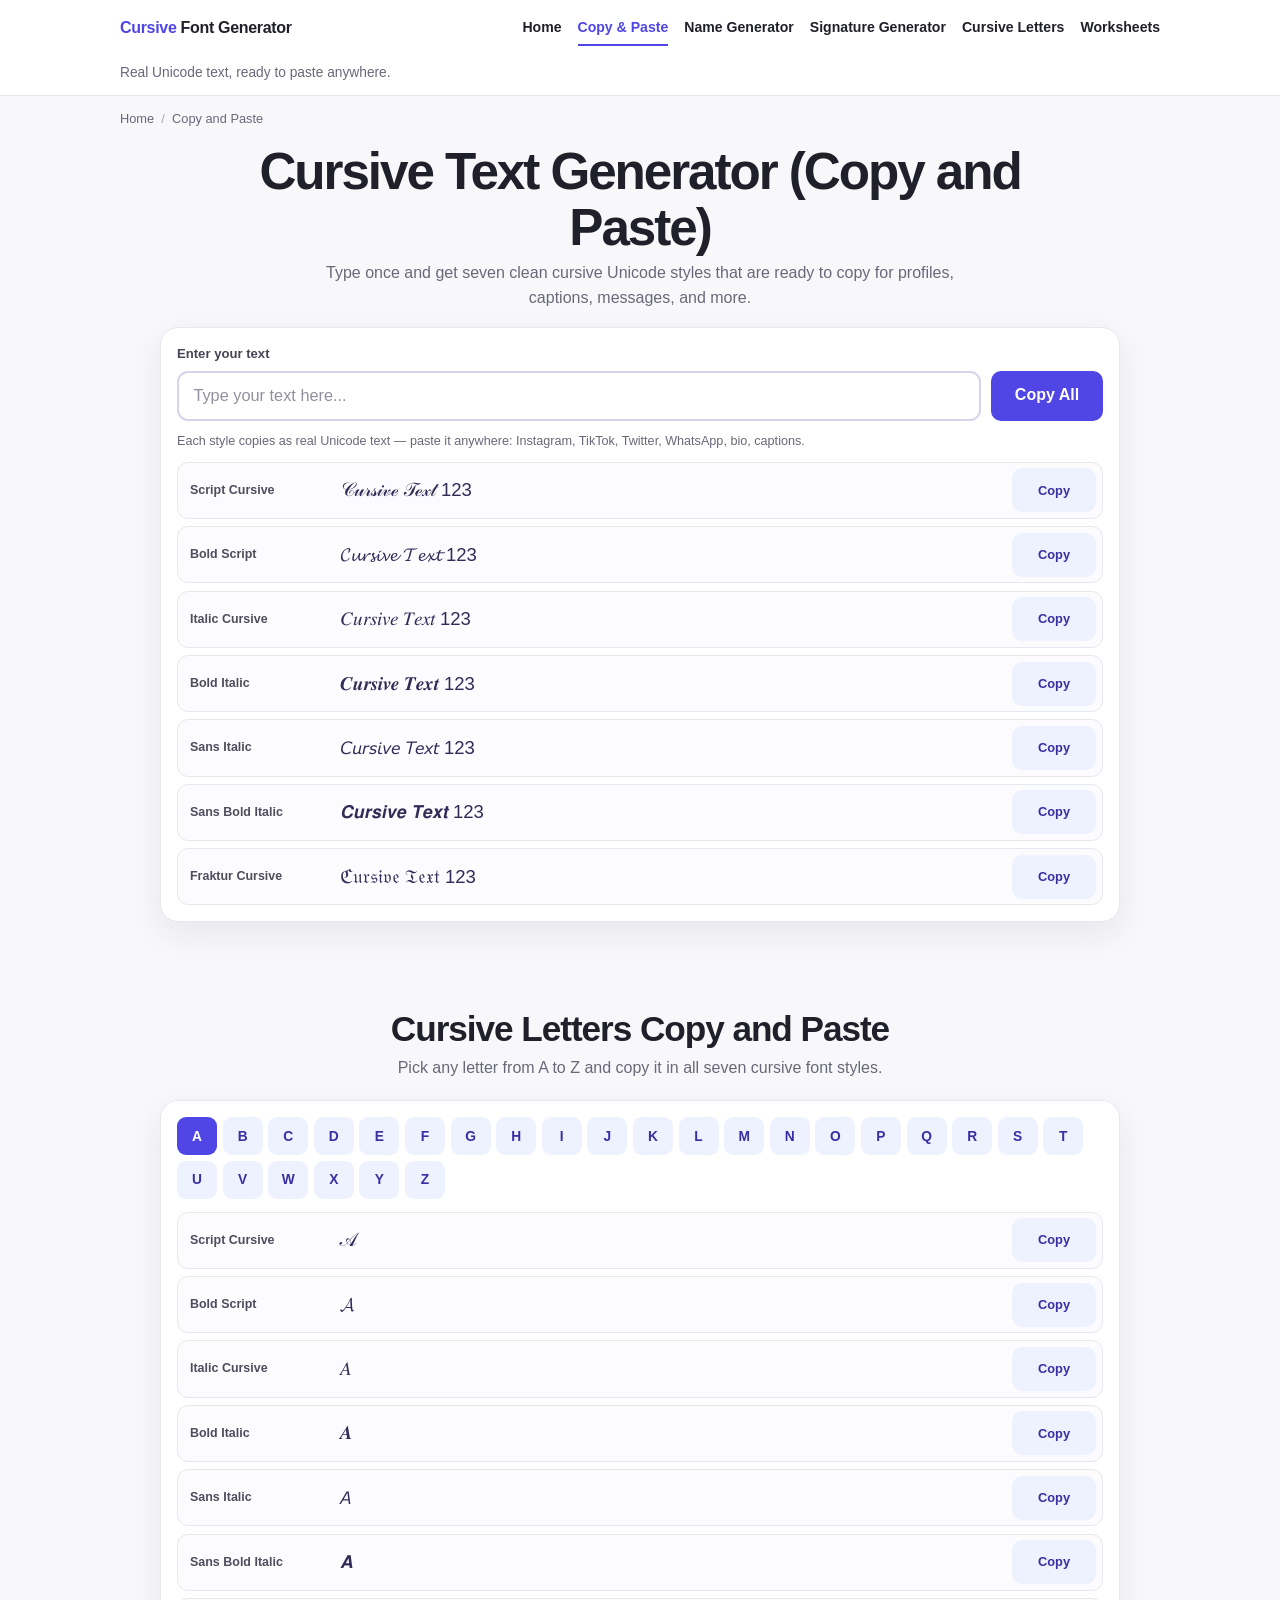
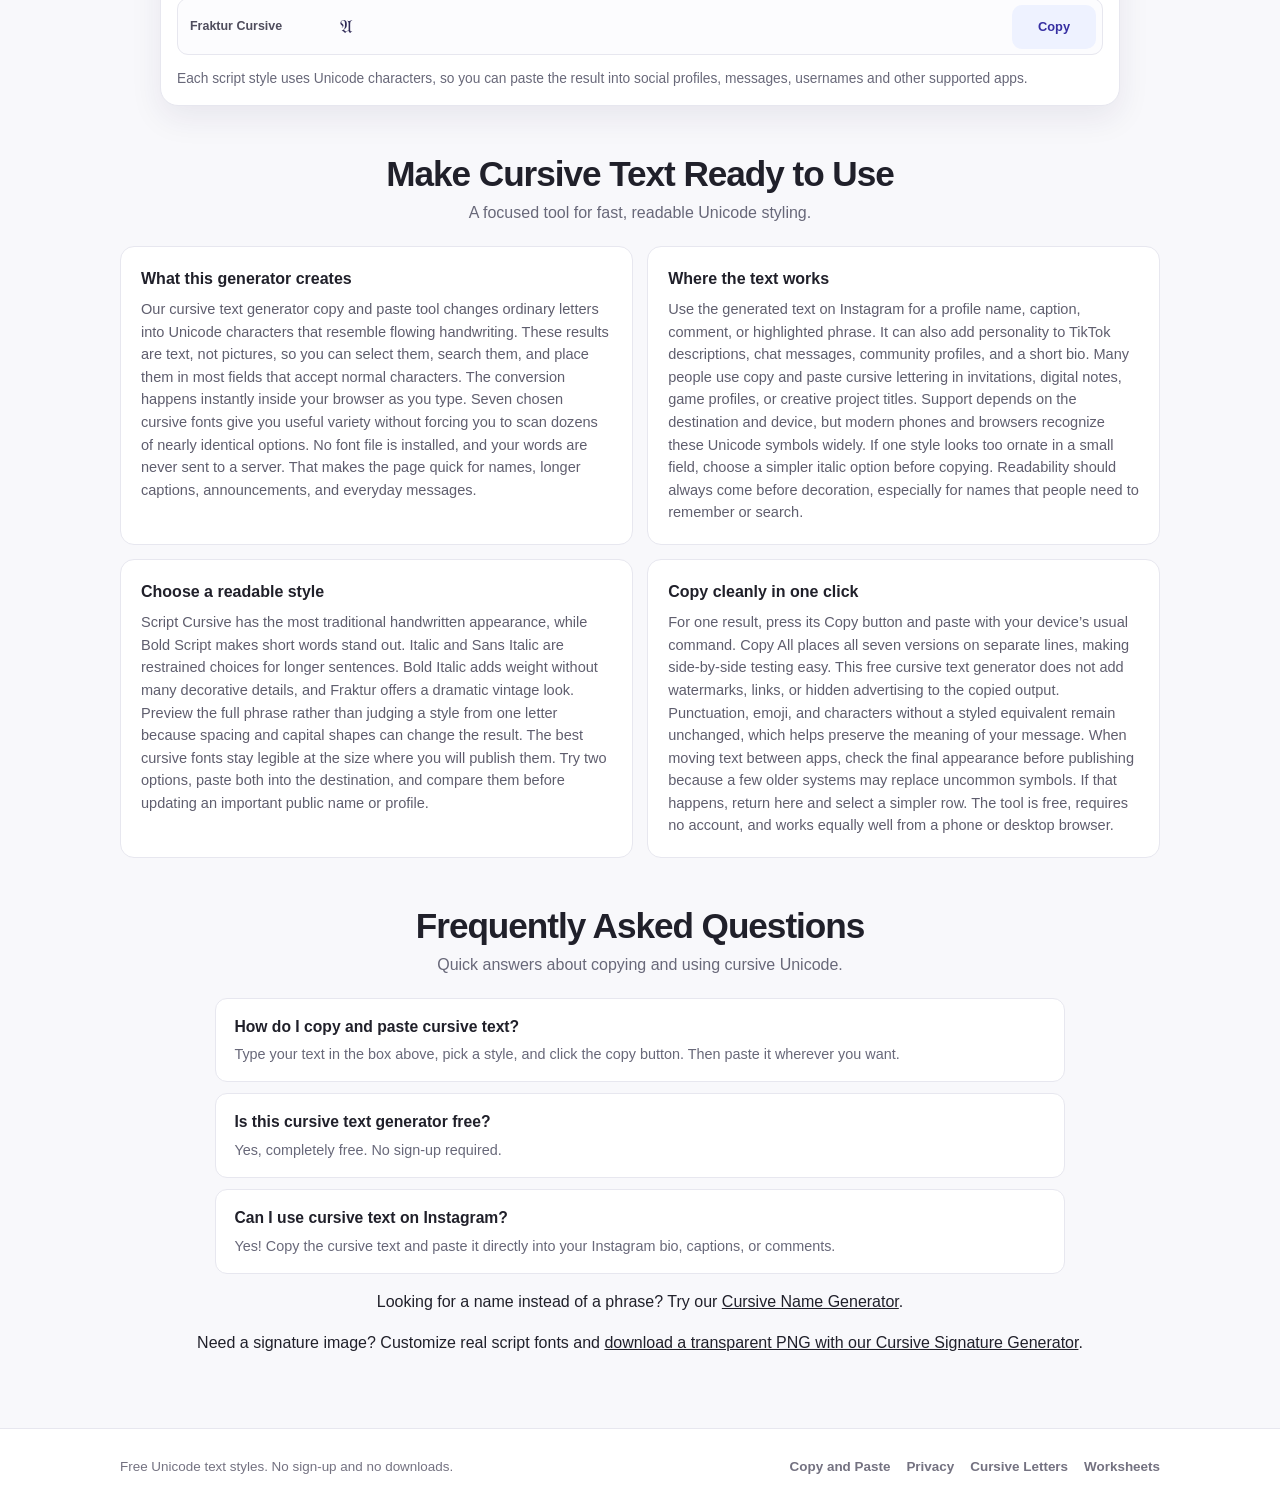
<file: copy-and-paste/index.html>
<!DOCTYPE html>
<html lang="en">
<head>
  <meta charset="UTF-8">
  <meta name="viewport" content="width=device-width, initial-scale=1.0">
  <title>Cursive Text Generator Copy and Paste</title>
  <meta name="description" content="Type your text and instantly get cursive fonts to copy and paste. Multiple cursive styles, one-click copy. Free, no sign-up.">
  <meta name="robots" content="index, follow">
  <meta name="theme-color" content="#4F46E5">
  <link rel="canonical" href="https://cursivefontsgenerator.com/copy-and-paste/">
  <meta property="og:type" content="website">
  <meta property="og:url" content="https://cursivefontsgenerator.com/copy-and-paste/">
  <meta property="og:title" content="Cursive Text Generator Copy and Paste - Free Cursive Fonts to Copy">
  <meta property="og:description" content="Type your text and instantly get seven cursive Unicode styles ready to copy and paste.">
  <meta property="og:site_name" content="Cursive Font Generator">
  <meta property="og:image" content="https://cursivefontsgenerator.com/og/copy-and-paste.png">
  <meta property="og:image:width" content="1200">
  <meta property="og:image:height" content="630">
  <meta property="og:image:alt" content="Cursive text copy and paste tool">
  <meta name="twitter:card" content="summary_large_image">
  <meta name="twitter:image" content="https://cursivefontsgenerator.com/og/copy-and-paste.png">
  <link rel="icon" href="/favicon.png" type="image/png">
  <style>
    :root {
      --accent: #4F46E5;
      --accent-dark: #3730A3;
      --accent-soft: #EEF2FF;
      --ink: #20202A;
      --muted: #686879;
      --line: #E7E7EF;
      --surface: #FFFFFF;
      --page: #F8F8FB;
      --success: #15803D;
      --danger: #B42318;
      --radius: 14px;
      --shadow: 0 12px 32px rgba(35, 31, 78, .08);
    }

    * { box-sizing: border-box; }
    html { scroll-behavior: smooth; }
    body {
      margin: 0;
      color: var(--ink);
      background: var(--page);
      font-family: -apple-system, BlinkMacSystemFont, "Segoe UI", Roboto, Helvetica, Arial, sans-serif;
      line-height: 1.55;
      -webkit-font-smoothing: antialiased;
    }
    a { color: inherit; }
    button, input { font: inherit; }
    button { -webkit-tap-highlight-color: transparent; }

    .container {
      width: min(1040px, calc(100% - 2rem));
      margin-inline: auto;
    }
    .skip-link {
      position: absolute;
      top: -100px;
      left: 1rem;
      z-index: 100;
      padding: .65rem 1rem;
      color: #fff;
      background: var(--accent-dark);
      border-radius: 0 0 8px 8px;
    }
    .skip-link:focus { top: 0; }
    :focus-visible { outline: 3px solid rgba(79, 70, 229, .35); outline-offset: 3px; }

    .site-header {
      background: rgba(255, 255, 255, .96);
      border-bottom: 1px solid var(--line);
    }
    .header-inner {
      min-height: 62px;
      display: flex;
      align-items: center;
      justify-content: space-between;
      gap: 1rem;
    }
    .brand {
      flex: 0 0 auto;
      font-size: 1rem;
      font-weight: 800;
      letter-spacing: -.02em;
      text-decoration: none;
    }
    .brand-mark { color: var(--accent); }
    .header-nav { display: flex; align-items: center; gap: 1.2rem; }
    .header-nav a {
      padding: .35rem 0;
      color: var(--ink);
      border-bottom: 2px solid transparent;
      font-size: .88rem;
      font-weight: 700;
      text-decoration: none;
      transition: border-color .2s, color .2s;
    }
    .header-nav a:hover,
    .header-nav a[aria-current="page"] { color: var(--accent); border-bottom-color: var(--accent); }
    .header-note { margin: 0; color: var(--muted); font-size: .86rem; }

    main { padding-bottom: 3.5rem; }
    .breadcrumb { padding-top: .8rem; color: var(--muted); font-size: .8rem; }
    .breadcrumb ol { display: flex; gap: .45rem; margin: 0; padding: 0; list-style: none; }
    .breadcrumb li + li::before { content: "/"; margin-right: .45rem; color: #AAA8B5; }
    .breadcrumb a { text-decoration: none; }
    .breadcrumb a:hover { color: var(--accent); text-decoration: underline; }

    .tool-section { padding: 1rem 0 2.4rem; }
    .tool-heading { text-align: center; }
    h1 {
      max-width: 820px;
      margin: 0 auto .4rem;
      font-size: clamp(2rem, 4.6vw, 3.2rem);
      line-height: 1.08;
      letter-spacing: -.04em;
    }
    .hero-copy { max-width: 690px; margin: 0 auto 1rem; color: var(--muted); font-size: 1rem; }
    .tool-card {
      max-width: 960px;
      margin-inline: auto;
      padding: 1rem;
      background: var(--surface);
      border: 1px solid var(--line);
      border-radius: 18px;
      box-shadow: var(--shadow);
    }
    .input-label { display: block; margin-bottom: .4rem; color: #454554; font-size: .82rem; font-weight: 800; }
    .input-row { display: grid; grid-template-columns: minmax(0, 1fr) auto; gap: .65rem; }
    #text-input {
      width: 100%;
      min-width: 0;
      min-height: 48px;
      padding: .65rem .9rem;
      color: var(--ink);
      background: #fff;
      border: 2px solid #D7D4EA;
      border-radius: 11px;
      outline: none;
      font-size: 1.02rem;
      transition: border-color .2s, box-shadow .2s;
    }
    #text-input:focus { border-color: var(--accent); box-shadow: 0 0 0 4px rgba(79, 70, 229, .11); }
    #text-input::placeholder { color: #92909E; }
    .action-btn,
    .copy-btn {
      min-height: 44px;
      border: 0;
      border-radius: 10px;
      cursor: pointer;
      font-weight: 800;
      transition: background .18s, color .18s, transform .18s;
    }
    .action-btn { min-width: 112px; padding: .65rem 1rem; color: #fff; background: var(--accent); }
    .action-btn:hover { background: var(--accent-dark); }
    .action-btn:active,
    .copy-btn:active { transform: scale(.98); }
    .action-btn.copied,
    .copy-btn.copied { color: #fff; background: var(--success); }
    .action-btn.copy-failed,
    .copy-btn.copy-failed { color: #fff; background: var(--danger); }
    .capability-line { margin: .7rem 0 .65rem; color: var(--muted); font-size: .79rem; }
    noscript p { margin: .4rem 0 .65rem; padding: .55rem .7rem; color: #5B556F; background: var(--accent-soft); border-radius: 8px; font-size: .8rem; }
    .results { display: grid; gap: .45rem; }
    .result-row, .letter-row {
      min-width: 0;
      display: grid;
      grid-template-columns: 8.5rem minmax(0, 1fr) 5.2rem;
      align-items: center;
      gap: .65rem;
      min-height: 54px;
      padding: .35rem .4rem .35rem .75rem;
      background: #FCFCFE;
      border: 1px solid var(--line);
      border-radius: 11px;
    }
    .result-label { color: #4F4D5D; font-size: .78rem; font-weight: 800; }
    .result-preview {
      min-width: 0;
      display: block;
      overflow-x: auto;
      padding: .25rem .2rem;
      color: #302B57;
      font-size: 1.16rem;
      line-height: 1.4;
      white-space: nowrap;
      scrollbar-width: thin;
    }
    .copy-btn { min-width: 0; padding: .55rem .55rem; color: var(--accent-dark); background: var(--accent-soft); font-size: .8rem; }
    .copy-btn:hover { color: #fff; background: var(--accent-dark); }

    .content-section { padding-top: 3rem; }
    .section-heading { max-width: 760px; margin: 0 auto 1.25rem; text-align: center; }
    .section-heading h2 { margin: 0 0 .4rem; font-size: clamp(1.55rem, 3vw, 2.2rem); line-height: 1.15; letter-spacing: -.03em; }
    .section-heading p { margin: 0; color: var(--muted); }
    .seo-copy-grid { display: grid; grid-template-columns: repeat(2, minmax(0, 1fr)); gap: .9rem; }
    .copy-block { padding: 1.25rem; background: #fff; border: 1px solid var(--line); border-radius: var(--radius); }
    .copy-block h3 { margin: 0 0 .4rem; font-size: 1rem; }
    .copy-block p { margin: 0; color: #5F5E6E; font-size: .91rem; }

    .faq-list { max-width: 850px; margin: 0 auto; display: grid; gap: .7rem; }
    .faq-item { padding: 1rem 1.15rem; background: #fff; border: 1px solid var(--line); border-radius: 12px; }
    .faq-item h3 { margin: 0 0 .25rem; font-size: .98rem; }
    .faq-item p { margin: 0; color: var(--muted); font-size: .9rem; }

    .site-footer { padding: 1.8rem 0; color: #747281; background: #fff; border-top: 1px solid var(--line); }
    .footer-inner { display: flex; align-items: center; justify-content: space-between; gap: 1rem; }
    .footer-inner p { margin: 0; font-size: .84rem; }
    .footer-nav { display: flex; flex-wrap: wrap; gap: 1rem; }
    .footer-nav a { font-size: .84rem; font-weight: 700; text-decoration: none; }
    .footer-nav a:hover { color: var(--accent-dark); text-decoration: underline; }

    @media (max-width: 760px) {
      .header-note { display: none; }
      .seo-copy-grid { grid-template-columns: 1fr; }
      .footer-inner { align-items: flex-start; flex-direction: column; }
    }
    @media (max-width: 680px) {
      .container { width: min(100% - 1rem, 1040px); }
      .header-inner { gap: .65rem; }
      .brand { font-size: .9rem; }
      .header-nav { flex-wrap: nowrap; gap: .65rem; }
      .header-nav a { font-size: .78rem; white-space: nowrap; }
      .tool-section { padding-top: .7rem; }
      h1 { font-size: clamp(1.75rem, 8vw, 2.35rem); }
      .hero-copy { font-size: .9rem; }
      .tool-card { padding: .7rem; border-radius: 14px; }
      .input-row { gap: .45rem; }
      .action-btn { min-width: 98px; padding-inline: .65rem; }
      .capability-line { font-size: .74rem; }
      .result-row, .letter-row {grid-template-columns: 5.6rem minmax(0, 1fr) 4.65rem; gap: .4rem; padding-left: .55rem; }
      .result-label { font-size: .7rem; line-height: 1.2; }
      .result-preview { font-size: 1rem; }
      .copy-btn { font-size: .74rem; padding-inline: .35rem; }
      .content-section { padding-top: 2.5rem; }
    }
    @media (max-width: 390px) {
      .brand { font-size: .82rem; }
      .header-nav { gap: .5rem; }
      .header-nav a { font-size: .72rem; }
      .result-row, .letter-row { grid-template-columns: 5rem minmax(0, 1fr) 4.4rem; }
    }
    @media (prefers-reduced-motion: reduce) {
      html { scroll-behavior: auto; }
      *, *::before, *::after { transition-duration: .01ms !important; animation-duration: .01ms !important; }
    }
    .header-inner { flex-wrap: wrap; padding-block: .7rem; }
    .header-nav { display: flex; flex-wrap: wrap; gap: 1rem; }
    @media(max-width: 680px) { .header-inner { justify-content: center; } .header-nav { justify-content: center; } }
    .header-inner { flex-wrap: wrap; }
    .header-nav { flex-wrap: wrap; }
    @media(max-width: 760px) { .header-inner { justify-content: center; } .header-nav { justify-content: center; } }
    .letter-card {
      max-width: 960px;
      margin-inline: auto;
      padding: 1rem;
      background: var(--surface);
      border: 1px solid var(--line);
      border-radius: 18px;
      box-shadow: var(--shadow);
    }
    
    .letter-picker {
      display: flex;
      flex-wrap: wrap;
      gap: .35rem;
      margin-bottom: .8rem;
    }
    
    .letter-btn {
      min-width: 40px;
      min-height: 38px;
      padding: .3rem;
      color: var(--accent-dark);
      background: var(--accent-soft);
      border: 0;
      border-radius: 9px;
      cursor: pointer;
      font-size: .86rem;
      font-weight: 800;
    }
    
    .letter-btn:hover {
      color: #fff;
      background: var(--accent-dark);
    }
    
    .letter-btn.is-active {
      color: #fff;
      background: var(--accent);
    }
    
    .letter-note {
      margin: .8rem 0 0;
      color: var(--muted);
      font-size: .86rem;
    }
    
    @media (max-width: 680px) {
      .letter-btn {
        min-width: 34px;
        min-height: 34px;
        font-size: .78rem;
      }
    }
  </style>
  <script type="text/javascript">
    (function(c,l,a,r,i,t,y){
        c[a]=c[a]||function(){(c[a].q=c[a].q||[]).push(arguments)};
        t=l.createElement(r);t.async=1;t.src="https://www.clarity.ms/tag/"+i;
        y=l.getElementsByTagName(r)[0];y.parentNode.insertBefore(t,y);
    })(window, document, "clarity", "script", "yqhsmpozg4");
  </script>
  <!-- Google tag (gtag.js) -->
  <script async src="https://www.googletagmanager.com/gtag/js?id=G-YBH862SJ7E"></script>
  <script>
    window.dataLayer = window.dataLayer || [];
    function gtag(){dataLayer.push(arguments);}
    gtag('js', new Date());
  
    gtag('config', 'G-YBH862SJ7E');
  </script>
</head>
<body>
  <a class="skip-link" href="#generator">Skip to generator</a>

  <header class="site-header">
    <div class="container header-inner">
      <a class="brand" href="/" aria-label="Cursive Font Generator home"><span class="brand-mark">Cursive</span> Font Generator</a>
      <nav class="header-nav" aria-label="Main navigation">
        <a href="/">Home</a>
        <a href="/copy-and-paste/" aria-current="page">Copy &amp; Paste</a>
        <a href="/cursive-name-generator/">Name Generator</a>
        <a href="/cursive-signature-generator/">Signature Generator</a>
      <a href="/cursive-letters/">Cursive Letters</a>
        <a href="/cursive-worksheets/">Worksheets</a></nav>
      <p class="header-note">Real Unicode text, ready to paste anywhere.</p>
    </div>
  </header>

  <main>
    <div class="container">
      <nav class="breadcrumb" aria-label="Breadcrumb">
        <ol>
          <li><a href="/">Home</a></li>
          <li aria-current="page">Copy and Paste</li>
        </ol>
      </nav>

      <section class="tool-section" id="generator" aria-labelledby="page-title">
        <div class="tool-heading">
          <h1 id="page-title">Cursive Text Generator (Copy and Paste)</h1>
          <p class="hero-copy">Type once and get seven clean cursive Unicode styles that are ready to copy for profiles, captions, messages, and more.</p>
        </div>

        <div class="tool-card">
          <label class="input-label" for="text-input">Enter your text</label>
          <div class="input-row">
            <input id="text-input" type="text" placeholder="Type your text here..." maxlength="240" autocomplete="off" spellcheck="false">
            <button class="action-btn" id="copy-all" type="button">Copy All</button>
          </div>
          <p class="capability-line">Each style copies as real Unicode text — paste it anywhere: Instagram, TikTok, Twitter, WhatsApp, bio, captions.</p>
          <noscript><p>JavaScript is off. The examples below still work: select and copy any Unicode result manually.</p></noscript>

          <div class="results" aria-label="Cursive text results">
            <article class="result-row" data-style="script" data-row="1">
              <span class="result-label">Script Cursive</span>
              <output class="result-preview" aria-live="polite">𝒞𝓊𝓇𝓈𝒾𝓋ℯ 𝒯ℯ𝓍𝓉 123</output>
              <button class="copy-btn" type="button" aria-label="Copy Script Cursive text">Copy</button>
            </article>
            <article class="result-row" data-style="bold-script" data-row="2">
              <span class="result-label">Bold Script</span>
              <output class="result-preview" aria-live="polite">𝓒𝓾𝓻𝓼𝓲𝓿𝓮 𝓣𝓮𝔁𝓽 123</output>
              <button class="copy-btn" type="button" aria-label="Copy Bold Script text">Copy</button>
            </article>
            <article class="result-row" data-style="italic" data-row="3">
              <span class="result-label">Italic Cursive</span>
              <output class="result-preview" aria-live="polite">𝐶𝑢𝑟𝑠𝑖𝑣𝑒 𝑇𝑒𝑥𝑡 123</output>
              <button class="copy-btn" type="button" aria-label="Copy Italic Cursive text">Copy</button>
            </article>
            <article class="result-row" data-style="bold-italic" data-row="4">
              <span class="result-label">Bold Italic</span>
              <output class="result-preview" aria-live="polite">𝑪𝒖𝒓𝒔𝒊𝒗𝒆 𝑻𝒆𝒙𝒕 123</output>
              <button class="copy-btn" type="button" aria-label="Copy Bold Italic text">Copy</button>
            </article>
            <article class="result-row" data-style="sans-italic" data-row="5">
              <span class="result-label">Sans Italic</span>
              <output class="result-preview" aria-live="polite">𝘊𝘶𝘳𝘴𝘪𝘷𝘦 𝘛𝘦𝘹𝘵 123</output>
              <button class="copy-btn" type="button" aria-label="Copy Sans Italic text">Copy</button>
            </article>
            <article class="result-row" data-style="sans-bold-italic" data-row="6">
              <span class="result-label">Sans Bold Italic</span>
              <output class="result-preview" aria-live="polite">𝘾𝙪𝙧𝙨𝙞𝙫𝙚 𝙏𝙚𝙭𝙩 123</output>
              <button class="copy-btn" type="button" aria-label="Copy Sans Bold Italic text">Copy</button>
            </article>
            <article class="result-row" data-style="fraktur" data-row="7">
              <span class="result-label">Fraktur Cursive</span>
              <output class="result-preview" aria-live="polite">ℭ𝔲𝔯𝔰𝔦𝔳𝔢 𝔗𝔢𝔵𝔱 123</output>
              <button class="copy-btn" type="button" aria-label="Copy Fraktur Cursive text">Copy</button>
            </article>
          </div>
        </div>
      </section>
      <section class="content-section" aria-labelledby="letters-title">
        <div class="section-heading">
          <h2 id="letters-title">Cursive Letters Copy and Paste</h2>
          <p>Pick any letter from A to Z and copy it in all seven cursive font styles.</p>
        </div>
      
        <div class="letter-card">
          <div class="letter-picker" id="letter-picker"
               role="group" aria-label="Choose a letter"></div>
      
          <div class="results" aria-label="Cursive letter results">
      
            <article class="letter-row" data-letter-style="script">
              <span class="result-label">Script Cursive</span>
              <output class="result-preview">𝒜</output>
              <button class="copy-btn" type="button">Copy</button>
            </article>
      
            <article class="letter-row" data-letter-style="bold-script">
              <span class="result-label">Bold Script</span>
              <output class="result-preview">𝓐</output>
              <button class="copy-btn" type="button">Copy</button>
            </article>
      
            <article class="letter-row" data-letter-style="italic">
              <span class="result-label">Italic Cursive</span>
              <output class="result-preview">𝐴</output>
              <button class="copy-btn" type="button">Copy</button>
            </article>
      
            <article class="letter-row" data-letter-style="bold-italic">
              <span class="result-label">Bold Italic</span>
              <output class="result-preview">𝑨</output>
              <button class="copy-btn" type="button">Copy</button>
            </article>
      
            <article class="letter-row" data-letter-style="sans-italic">
              <span class="result-label">Sans Italic</span>
              <output class="result-preview">𝘈</output>
              <button class="copy-btn" type="button">Copy</button>
            </article>
      
            <article class="letter-row" data-letter-style="sans-bold-italic">
              <span class="result-label">Sans Bold Italic</span>
              <output class="result-preview">𝘼</output>
              <button class="copy-btn" type="button">Copy</button>
            </article>
      
            <article class="letter-row" data-letter-style="fraktur">
              <span class="result-label">Fraktur Cursive</span>
              <output class="result-preview">𝔄</output>
              <button class="copy-btn" type="button">Copy</button>
            </article>
      
          </div>
      
          <p class="letter-note">
            Each script style uses Unicode characters, so you can paste the result
            into social profiles, messages, usernames and other supported apps.
          </p>
        </div>
      </section>
      <section class="seo-copy content-section" aria-labelledby="about-title">
        <div class="section-heading">
          <h2 id="about-title">Make Cursive Text Ready to Use</h2>
          <p>A focused tool for fast, readable Unicode styling.</p>
        </div>
        <div class="seo-copy-grid">
          <article class="copy-block">
            <h3>What this generator creates</h3>
            <p>Our cursive text generator copy and paste tool changes ordinary letters into Unicode characters that resemble flowing handwriting. These results are text, not pictures, so you can select them, search them, and place them in most fields that accept normal characters. The conversion happens instantly inside your browser as you type. Seven chosen cursive fonts give you useful variety without forcing you to scan dozens of nearly identical options. No font file is installed, and your words are never sent to a server. That makes the page quick for names, longer captions, announcements, and everyday messages.</p>
          </article>
          <article class="copy-block">
            <h3>Where the text works</h3>
            <p>Use the generated text on Instagram for a profile name, caption, comment, or highlighted phrase. It can also add personality to TikTok descriptions, chat messages, community profiles, and a short bio. Many people use copy and paste cursive lettering in invitations, digital notes, game profiles, or creative project titles. Support depends on the destination and device, but modern phones and browsers recognize these Unicode symbols widely. If one style looks too ornate in a small field, choose a simpler italic option before copying. Readability should always come before decoration, especially for names that people need to remember or search.</p>
          </article>
          <article class="copy-block">
            <h3>Choose a readable style</h3>
            <p>Script Cursive has the most traditional handwritten appearance, while Bold Script makes short words stand out. Italic and Sans Italic are restrained choices for longer sentences. Bold Italic adds weight without many decorative details, and Fraktur offers a dramatic vintage look. Preview the full phrase rather than judging a style from one letter because spacing and capital shapes can change the result. The best cursive fonts stay legible at the size where you will publish them. Try two options, paste both into the destination, and compare them before updating an important public name or profile.</p>
          </article>
          <article class="copy-block">
            <h3>Copy cleanly in one click</h3>
            <p>For one result, press its Copy button and paste with your device’s usual command. Copy All places all seven versions on separate lines, making side-by-side testing easy. This free cursive text generator does not add watermarks, links, or hidden advertising to the copied output. Punctuation, emoji, and characters without a styled equivalent remain unchanged, which helps preserve the meaning of your message. When moving text between apps, check the final appearance before publishing because a few older systems may replace uncommon symbols. If that happens, return here and select a simpler row. The tool is free, requires no account, and works equally well from a phone or desktop browser.</p>
          </article>
        </div>
      </section>

      <section class="content-section" aria-labelledby="faq-title">
        <div class="section-heading">
          <h2 id="faq-title">Frequently Asked Questions</h2>
          <p>Quick answers about copying and using cursive Unicode.</p>
        </div>
        <div class="faq-list">
          <article class="faq-item">
            <h3>How do I copy and paste cursive text?</h3>
            <p>Type your text in the box above, pick a style, and click the copy button. Then paste it wherever you want.</p>
          </article>
          <article class="faq-item">
            <h3>Is this cursive text generator free?</h3>
            <p>Yes, completely free. No sign-up required.</p>
          </article>
          <article class="faq-item">
            <h3>Can I use cursive text on Instagram?</h3>
            <p>Yes! Copy the cursive text and paste it directly into your Instagram bio, captions, or comments.</p>
          </article>
        </div>
      </section>
    </div>
    <p class="container" style="text-align:center">Looking for a name instead of a phrase? Try our <a href="/cursive-name-generator/">Cursive Name Generator</a>.</p>
    <p class="container" style="text-align:center">Need a signature image? Customize real script fonts and <a href="/cursive-signature-generator/">download a transparent PNG with our Cursive Signature Generator</a>.</p>
  </main>

  <footer class="site-footer">
    <div class="container footer-inner">
      <p>Free Unicode text styles. No sign-up and no downloads.</p>
      <nav class="footer-nav" aria-label="Footer navigation">
        <a href="/copy-and-paste/">Copy and Paste</a>
      <a href="/privacy/">Privacy</a><a href="/cursive-letters/">Cursive Letters</a>
        <a href="/cursive-worksheets/">Worksheets</a></nav>
    </div>
  </footer>

  <script type="application/ld+json">
  {
    "@context": "https://schema.org",
    "@type": "FAQPage",
    "mainEntity": [
      {
        "@type": "Question",
        "name": "How do I copy and paste cursive text?",
        "acceptedAnswer": { "@type": "Answer", "text": "Type your text in the box above, pick a style, and click the copy button. Then paste it wherever you want." }
      },
      {
        "@type": "Question",
        "name": "Is this cursive text generator free?",
        "acceptedAnswer": { "@type": "Answer", "text": "Yes, completely free. No sign-up required." }
      },
      {
        "@type": "Question",
        "name": "Can I use cursive text on Instagram?",
        "acceptedAnswer": { "@type": "Answer", "text": "Yes! Copy the cursive text and paste it directly into your Instagram bio, captions, or comments." }
      }
    ]
  }
  </script>
  <script type="application/ld+json">
  {
    "@context": "https://schema.org",
    "@type": "BreadcrumbList",
    "itemListElement": [
      { "@type": "ListItem", "position": 1, "name": "Home", "item": "https://cursivefontsgenerator.com/" },
      { "@type": "ListItem", "position": 2, "name": "Copy and Paste", "item": "https://cursivefontsgenerator.com/copy-and-paste/" }
    ]
  }
  </script>

  <script>
    (() => {
      'use strict';

      const SOURCE = 'ABCDEFGHIJKLMNOPQRSTUVWXYZabcdefghijklmnopqrstuvwxyz0123456789';
      const DIGITS = '0123456789';
      const SAMPLE_TEXT = 'Cursive Text 123';

      const codePointRange = (start, length) => Array.from({ length }, (_, index) => String.fromCodePoint(start + index)).join('');
      const continuousAlphabet = (upperStart, lowerStart) => codePointRange(upperStart, 26) + codePointRange(lowerStart, 26) + DIGITS;

      const TARGETS = Object.freeze({
        script: '𝒜ℬ𝒞𝒟ℰℱ𝒢ℋℐ𝒥𝒦ℒℳ𝒩𝒪𝒫𝒬ℛ𝒮𝒯𝒰𝒱𝒲𝒳𝒴𝒵𝒶𝒷𝒸𝒹ℯ𝒻ℊ𝒽𝒾𝒿𝓀𝓁𝓂𝓃ℴ𝓅𝓆𝓇𝓈𝓉𝓊𝓋𝓌𝓍𝓎𝓏0123456789',
        boldScript: continuousAlphabet(0x1D4D0, 0x1D4EA),
        italic: '𝐴𝐵𝐶𝐷𝐸𝐹𝐺𝐻𝐼𝐽𝐾𝐿𝑀𝑁𝑂𝑃𝑄𝑅𝑆𝑇𝑈𝑉𝑊𝑋𝑌𝑍𝑎𝑏𝑐𝑑𝑒𝑓𝑔ℎ𝑖𝑗𝑘𝑙𝑚𝑛𝑜𝑝𝑞𝑟𝑠𝑡𝑢𝑣𝑤𝑥𝑦𝑧0123456789',
        boldItalic: continuousAlphabet(0x1D468, 0x1D482),
        sansItalic: continuousAlphabet(0x1D608, 0x1D622),
        sansBoldItalic: continuousAlphabet(0x1D63C, 0x1D656),
        fraktur: '𝔄𝔅ℭ𝔇𝔈𝔉𝔊ℌℑ𝔍𝔎𝔏𝔐𝔑𝔒𝔓𝔔ℜ𝔖𝔗𝔘𝔙𝔚𝔛𝔜ℨ𝔞𝔟𝔠𝔡𝔢𝔣𝔤𝔥𝔦𝔧𝔨𝔩𝔪𝔫𝔬𝔭𝔮𝔯𝔰𝔱𝔲𝔳𝔴𝔵𝔶𝔷0123456789'
      });

      function alphabetMap(target) {
        const characters = Array.from(target);
        if (characters.length !== SOURCE.length) throw new Error('Invalid Unicode alphabet');
        return new Map(Array.from(SOURCE, (character, index) => [character, characters[index]]));
      }

      function transformText(text, map) {
        return Array.from(text, character => map.get(character) ?? character).join('');
      }

      const maps = Object.fromEntries(Object.entries(TARGETS).map(([name, target]) => [name, alphabetMap(target)]));
      const transforms = Object.freeze({
        'script': text => transformText(text, maps.script),
        'bold-script': text => transformText(text, maps.boldScript),
        'italic': text => transformText(text, maps.italic),
        'bold-italic': text => transformText(text, maps.boldItalic),
        'sans-italic': text => transformText(text, maps.sansItalic),
        'sans-bold-italic': text => transformText(text, maps.sansBoldItalic),
        'fraktur': text => transformText(text, maps.fraktur)
      });

      const input = document.getElementById('text-input');
      const rows = Array.from(document.querySelectorAll('.result-row'));
      const copyAllButton = document.getElementById('copy-all');

      rows.forEach(row => {
        if (!transforms[row.dataset.style]) throw new Error(`Missing transform for ${row.dataset.style}`);
      });

      // Cache nodes and transforms once, outside the typing hot path.
      const resultNodes = rows.map(row => ({
        el: row.querySelector('.result-preview'),
        transform: transforms[row.dataset.style]
      }));

      let renderedValue = null;
      let pendingValue = '';
      let frameId = 0;
      let debounceId = 0;

      function drawResults(value) {
        renderedValue = value;
        const text = value || SAMPLE_TEXT;
        for (let i = 0; i < resultNodes.length; i += 1) {
          resultNodes[i].el.textContent = resultNodes[i].transform(text);
        }
      }

      function scheduleDraw() {
        if (frameId) return;
        frameId = window.requestAnimationFrame(() => {
          frameId = 0;
          drawResults(pendingValue);
        });
      }

      function updateResults(rawText) {
        const value = rawText || '';
        if (value === renderedValue) return;
        pendingValue = value;
        window.clearTimeout(debounceId);
        if (value.length <= 8) {
          scheduleDraw();
        } else {
          debounceId = window.setTimeout(scheduleDraw, 120);
        }
      }

      async function copyText(text) {
        if (navigator.clipboard && typeof navigator.clipboard.writeText === 'function') {
          try {
            await navigator.clipboard.writeText(text);
            return true;
          } catch (error) {
            // Continue to the local-file and older-browser fallback.
          }
        }
        const textarea = document.createElement('textarea');
        textarea.value = text;
        textarea.setAttribute('readonly', '');
        textarea.style.position = 'fixed';
        textarea.style.opacity = '0';
        textarea.style.pointerEvents = 'none';
        document.body.appendChild(textarea);
        textarea.select();
        textarea.setSelectionRange(0, textarea.value.length);
        let copied = false;
        try { copied = document.execCommand('copy'); } catch (error) { copied = false; }
        textarea.remove();
        return copied;
      }

      function showStatus(button, success, successText) {
        button.textContent = success ? successText : 'Copy failed';
        button.classList.toggle('copied', success);
        button.classList.toggle('copy-failed', !success);
        window.setTimeout(() => {
          button.textContent = button === copyAllButton ? 'Copy All' : 'Copy';
          button.classList.remove('copied', 'copy-failed');
        }, 1500);
      }

      input.addEventListener('input', event => updateResults(event.target.value));
      rows.forEach(row => {
        row.querySelector('.copy-btn').addEventListener('click', async event => {
          const text = row.querySelector('.result-preview').textContent;
          showStatus(event.currentTarget, await copyText(text), 'Copied!');
        });
      });
      copyAllButton.addEventListener('click', async () => {
        const text = rows.map(row => row.querySelector('.result-preview').textContent).join('\n');
        showStatus(copyAllButton, await copyText(text), 'All Copied!');
      });
      const LETTERS = 'ABCDEFGHIJKLMNOPQRSTUVWXYZ';
      const letterPicker = document.getElementById('letter-picker');
      const letterRows = Array.from(document.querySelectorAll('.letter-row'));
      
      if (letterPicker && letterRows.length) {
        LETTERS.split('').forEach((letter, index) => {
          const button = document.createElement('button');
      
          button.type = 'button';
          button.className = 'letter-btn' + (index === 0 ? ' is-active' : '');
          button.dataset.letter = letter;
          button.setAttribute('aria-pressed', index === 0 ? 'true' : 'false');
          button.textContent = letter;
      
          letterPicker.appendChild(button);
        });
      
        const letterButtons =
          Array.from(letterPicker.querySelectorAll('.letter-btn'));
      
        const renderLetter = letter => {
          letterRows.forEach(row => {
            row.querySelector('.result-preview').textContent =
              transforms[row.dataset.letterStyle](letter);
          });
        };
      
        letterButtons.forEach(button => {
          button.addEventListener('click', () => {
            letterButtons.forEach(other => {
              const active = other === button;
      
              other.classList.toggle('is-active', active);
              other.setAttribute(
                'aria-pressed',
                active ? 'true' : 'false'
              );
            });
      
            renderLetter(button.dataset.letter);
          });
        });
      
        letterRows.forEach(row => {
          row.querySelector('.copy-btn').addEventListener('click', async event => {
            const text =
              row.querySelector('.result-preview').textContent;
      
            showStatus(
              event.currentTarget,
              await copyText(text),
              'Copied!'
            );
          });
        });
      
        renderLetter('A');
      }
      updateResults(input.value);
    })();
  </script>
</body>
</html>
</file>
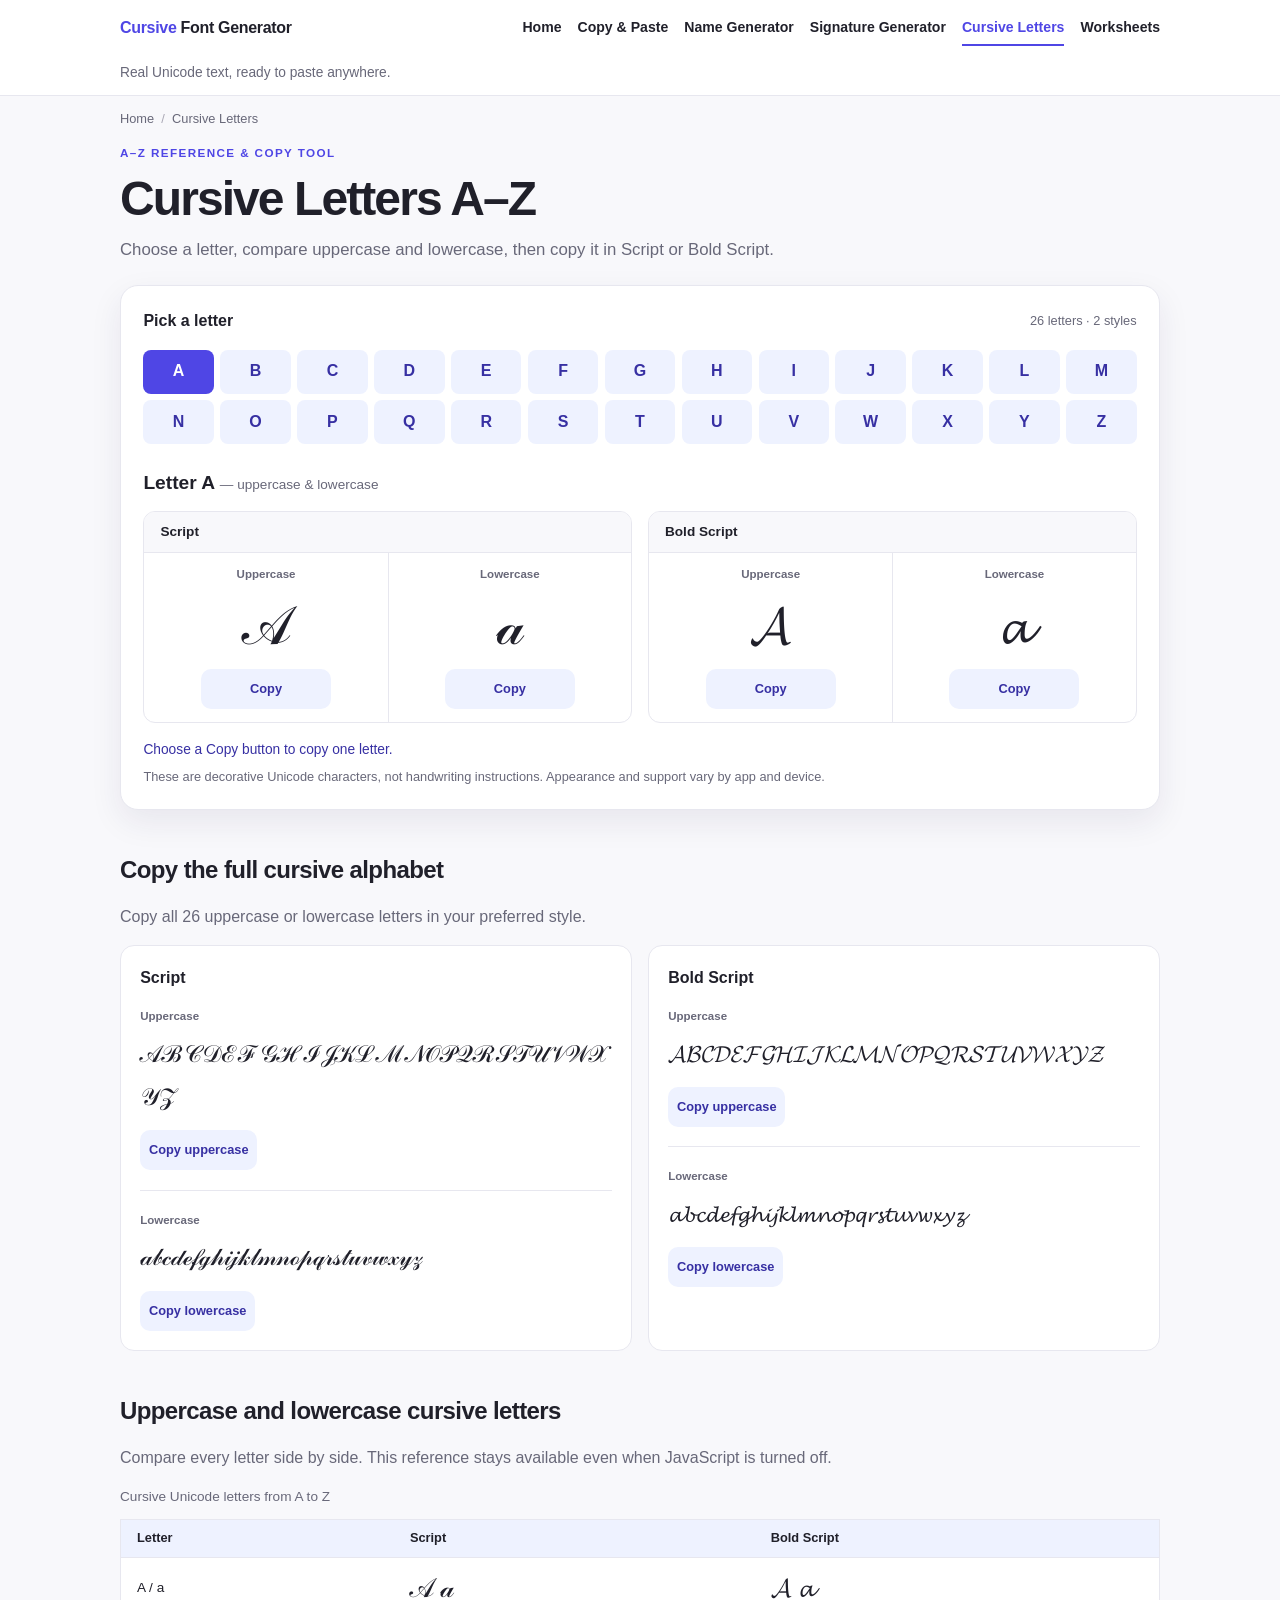
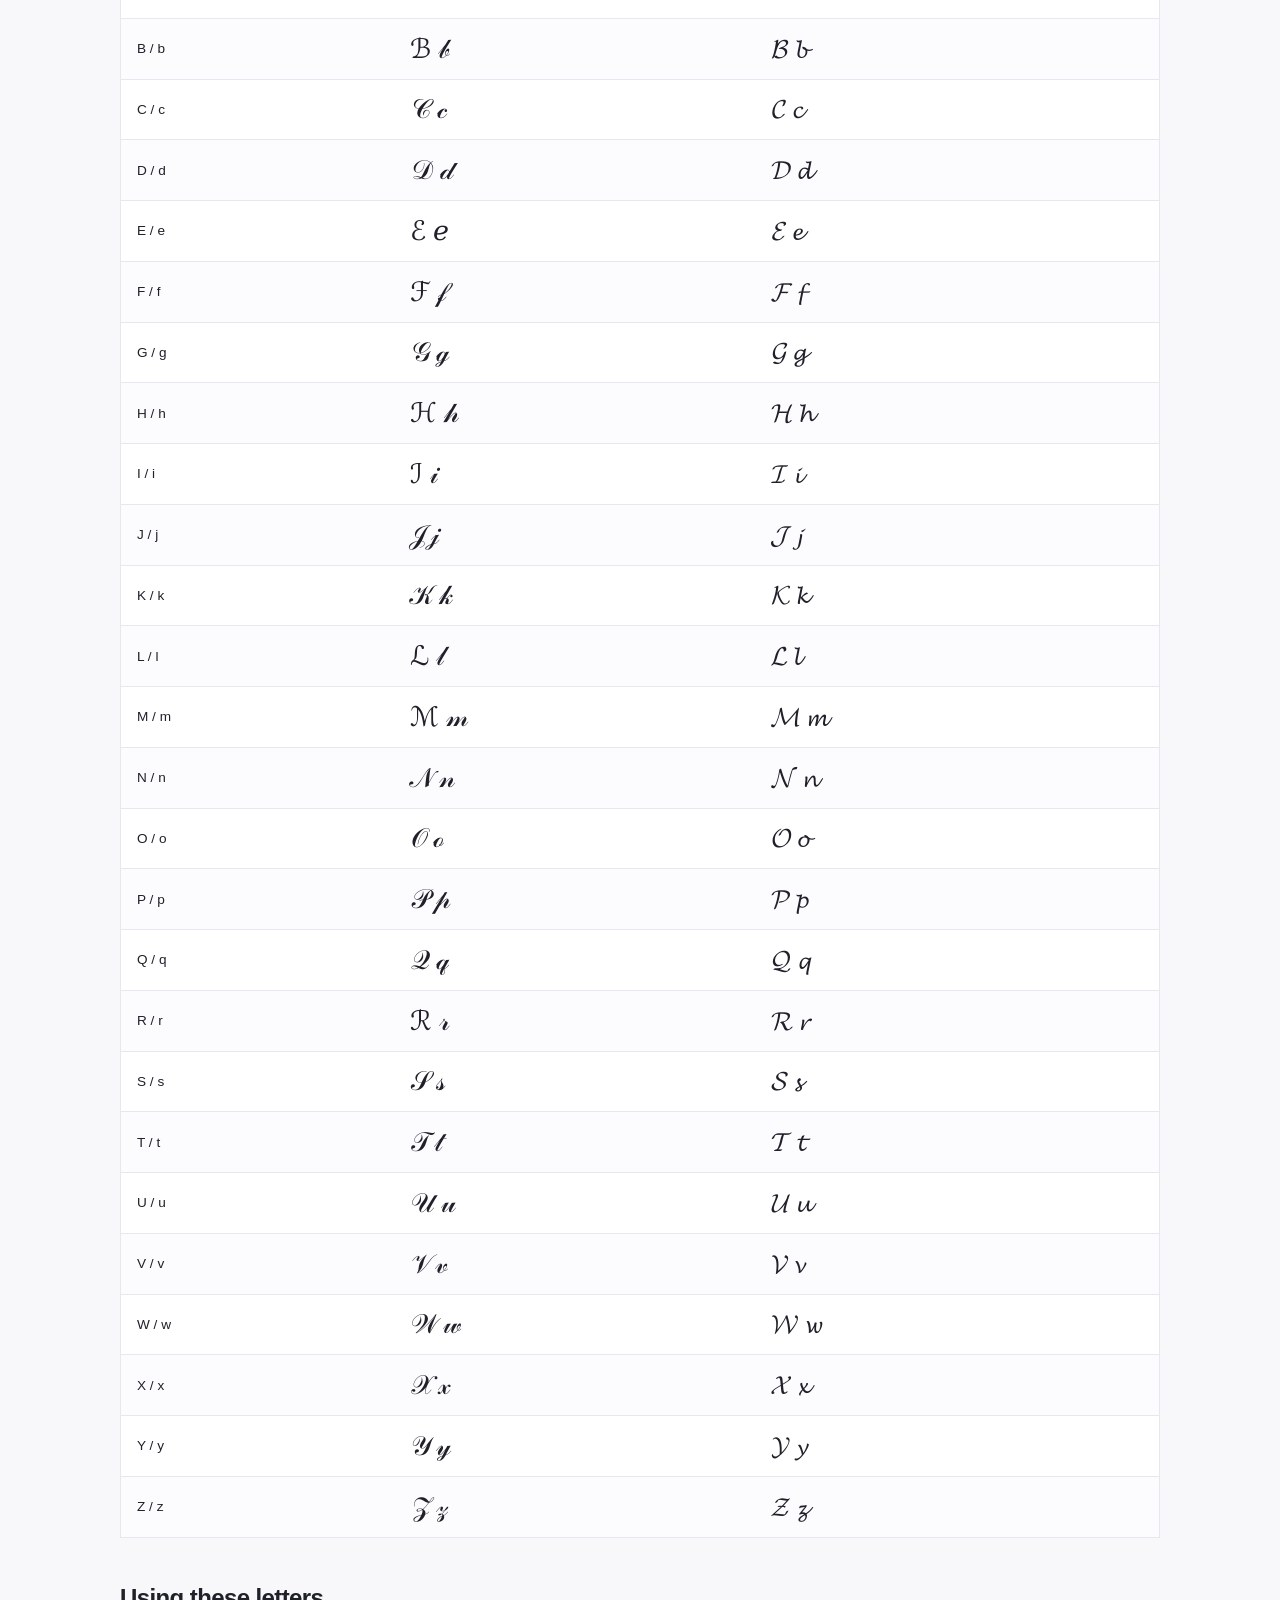
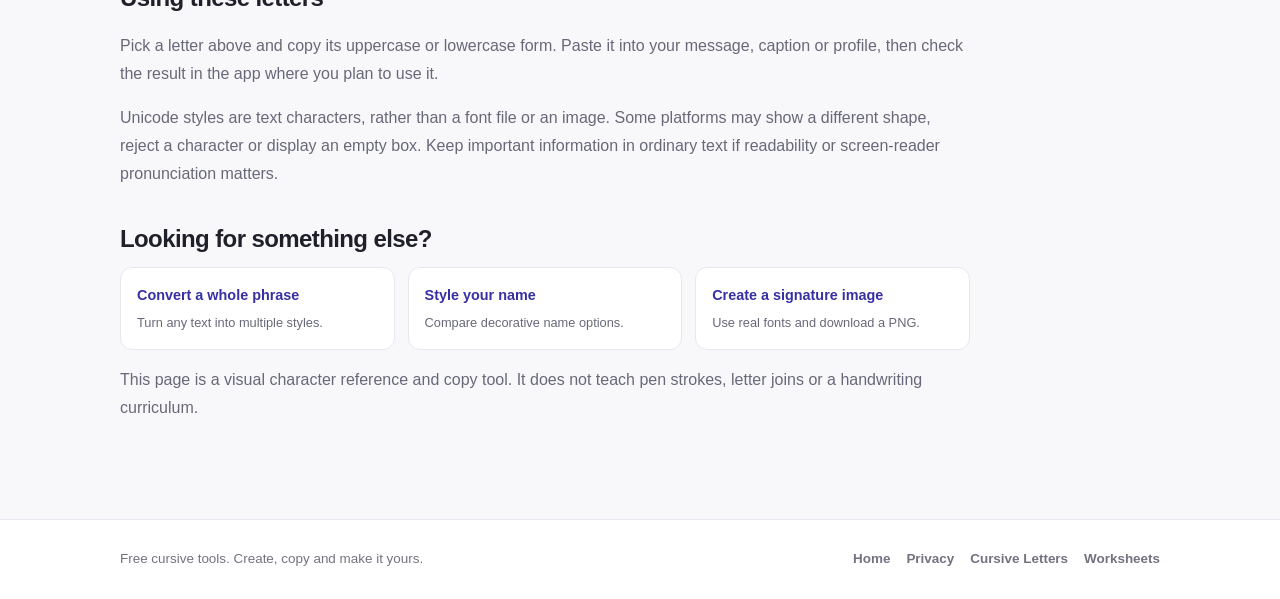
<file: cursive-letters/index.html>
<!DOCTYPE html>
<html lang="en">
<head>
    <meta charset="UTF-8"><meta name="viewport" content="width=device-width, initial-scale=1.0">
    <title>Cursive Letters A–Z: Uppercase &amp; Lowercase Copy Tool</title>
    <meta name="description" content="Explore cursive letters A–Z in uppercase and lowercase. Copy individual Script and Bold Script letters or the full alphabet with this free reference tool.">
    <meta name="robots" content="index, follow"><meta name="theme-color" content="#4F46E5">
    <link rel="canonical" href="https://cursivefontsgenerator.com/cursive-letters/">
    <meta property="og:type" content="website"><meta property="og:url" content="https://cursivefontsgenerator.com/cursive-letters/">
    <meta property="og:title" content="Cursive Letters A–Z: Uppercase &amp; Lowercase Copy Tool"><meta property="og:description" content="Compare and copy cursive letters in Script and Bold Script, one letter or a full alphabet at a time.">
    <meta property="og:site_name" content="Cursive Font Generator">
    <meta property="og:image" content="https://cursivefontsgenerator.com/og/letters.png">
    <meta property="og:image:width" content="1200"><meta property="og:image:height" content="630">
    <meta property="og:image:alt" content="Cursive letters A to Z reference">
    <meta name="twitter:card" content="summary_large_image"><meta name="twitter:image" content="https://cursivefontsgenerator.com/og/letters.png">
    <link rel="icon" href="/favicon.png" type="image/png">
    <style>
        :root {
          --accent: #4F46E5;
          --accent-dark: #3730A3;
          --accent-soft: #EEF2FF;
          --ink: #20202A;
          --muted: #686879;
          --line: #E7E7EF;
          --surface: #FFFFFF;
          --page: #F8F8FB;
          --success: #15803D;
          --danger: #B42318;
          --radius: 14px;
          --shadow: 0 12px 32px rgba(35, 31, 78, .08);
        }
    
        * { box-sizing: border-box; }
        html { scroll-behavior: smooth; }
        body {
          margin: 0;
          color: var(--ink);
          background: var(--page);
          font-family: -apple-system, BlinkMacSystemFont, "Segoe UI", Roboto, Helvetica, Arial, sans-serif;
          line-height: 1.55;
          -webkit-font-smoothing: antialiased;
        }
        a { color: inherit; }
        button, input { font: inherit; }
        button { -webkit-tap-highlight-color: transparent; }
    
        .container {
          width: min(1040px, calc(100% - 2rem));
          margin-inline: auto;
        }
        .skip-link {
          position: absolute;
          top: -100px;
          left: 1rem;
          z-index: 100;
          padding: .65rem 1rem;
          color: #fff;
          background: var(--accent-dark);
          border-radius: 0 0 8px 8px;
        }
        .skip-link:focus { top: 0; }
        :focus-visible { outline: 3px solid rgba(79, 70, 229, .35); outline-offset: 3px; }
    
        .site-header {
          background: rgba(255, 255, 255, .96);
          border-bottom: 1px solid var(--line);
        }
        .header-inner {
          min-height: 62px;
          display: flex;
          align-items: center;
          justify-content: space-between;
          gap: 1rem;
        }
        .brand {
          flex: 0 0 auto;
          font-size: 1rem;
          font-weight: 800;
          letter-spacing: -.02em;
          text-decoration: none;
        }
        .brand-mark { color: var(--accent); }
        .header-nav { display: flex; align-items: center; gap: 1.2rem; }
        .header-nav a {
          padding: .35rem 0;
          color: var(--ink);
          border-bottom: 2px solid transparent;
          font-size: .88rem;
          font-weight: 700;
          text-decoration: none;
          transition: border-color .2s, color .2s;
        }
        .header-nav a:hover,
        .header-nav a[aria-current="page"] { color: var(--accent); border-bottom-color: var(--accent); }
        .header-note { margin: 0; color: var(--muted); font-size: .86rem; }
    
        main { padding-bottom: 3.5rem; }
        .breadcrumb { padding-top: .8rem; color: var(--muted); font-size: .8rem; }
        .breadcrumb ol { display: flex; gap: .45rem; margin: 0; padding: 0; list-style: none; }
        .breadcrumb li + li::before { content: "/"; margin-right: .45rem; color: #AAA8B5; }
        .breadcrumb a { text-decoration: none; }
        .breadcrumb a:hover { color: var(--accent); text-decoration: underline; }
    
        .tool-section { padding: 1rem 0 2.4rem; }
        .tool-heading { text-align: center; }
        h1 {
          max-width: 820px;
          margin: 0 auto .4rem;
          font-size: clamp(2rem, 4.6vw, 3.2rem);
          line-height: 1.08;
          letter-spacing: -.04em;
        }
        .hero-copy { max-width: 690px; margin: 0 auto 1rem; color: var(--muted); font-size: 1rem; }
        .tool-card {
          max-width: 960px;
          margin-inline: auto;
          padding: 1rem;
          background: var(--surface);
          border: 1px solid var(--line);
          border-radius: 18px;
          box-shadow: var(--shadow);
        }
        .input-label { display: block; margin-bottom: .4rem; color: #454554; font-size: .82rem; font-weight: 800; }
        .input-row { display: grid; grid-template-columns: minmax(0, 1fr) auto; gap: .65rem; }
        #text-input {
          width: 100%;
          min-width: 0;
          min-height: 48px;
          padding: .65rem .9rem;
          color: var(--ink);
          background: #fff;
          border: 2px solid #D7D4EA;
          border-radius: 11px;
          outline: none;
          font-size: 1.02rem;
          transition: border-color .2s, box-shadow .2s;
        }
        #text-input:focus { border-color: var(--accent); box-shadow: 0 0 0 4px rgba(79, 70, 229, .11); }
        #text-input::placeholder { color: #92909E; }
        .action-btn,
        .copy-btn {
          min-height: 44px;
          border: 0;
          border-radius: 10px;
          cursor: pointer;
          font-weight: 800;
          transition: background .18s, color .18s, transform .18s;
        }
        .action-btn { min-width: 112px; padding: .65rem 1rem; color: #fff; background: var(--accent); }
        .action-btn:hover { background: var(--accent-dark); }
        .action-btn:active,
        .copy-btn:active { transform: scale(.98); }
        .action-btn.copied,
        .copy-btn.copied { color: #fff; background: var(--success); }
        .action-btn.copy-failed,
        .copy-btn.copy-failed { color: #fff; background: var(--danger); }
        .capability-line { margin: .7rem 0 .65rem; color: var(--muted); font-size: .79rem; }
        noscript p { margin: .4rem 0 .65rem; padding: .55rem .7rem; color: #5B556F; background: var(--accent-soft); border-radius: 8px; font-size: .8rem; }
        .results { display: grid; gap: .45rem; }
        .result-row, .letter-row {
          min-width: 0;
          display: grid;
          grid-template-columns: 8.5rem minmax(0, 1fr) 5.2rem;
          align-items: center;
          gap: .65rem;
          min-height: 54px;
          padding: .35rem .4rem .35rem .75rem;
          background: #FCFCFE;
          border: 1px solid var(--line);
          border-radius: 11px;
        }
        .result-label { color: #4F4D5D; font-size: .78rem; font-weight: 800; }
        .result-preview {
          min-width: 0;
          display: block;
          overflow-x: auto;
          padding: .25rem .2rem;
          color: #302B57;
          font-size: 1.16rem;
          line-height: 1.4;
          white-space: nowrap;
          scrollbar-width: thin;
        }
        .copy-btn { min-width: 0; padding: .55rem .55rem; color: var(--accent-dark); background: var(--accent-soft); font-size: .8rem; }
        .copy-btn:hover { color: #fff; background: var(--accent-dark); }
    
        .content-section { padding-top: 3rem; }
        .section-heading { max-width: 760px; margin: 0 auto 1.25rem; text-align: center; }
        .section-heading h2 { margin: 0 0 .4rem; font-size: clamp(1.55rem, 3vw, 2.2rem); line-height: 1.15; letter-spacing: -.03em; }
        .section-heading p { margin: 0; color: var(--muted); }
        .seo-copy-grid { display: grid; grid-template-columns: repeat(2, minmax(0, 1fr)); gap: .9rem; }
        .copy-block { padding: 1.25rem; background: #fff; border: 1px solid var(--line); border-radius: var(--radius); }
        .copy-block h3 { margin: 0 0 .4rem; font-size: 1rem; }
        .copy-block p { margin: 0; color: #5F5E6E; font-size: .91rem; }
    
        .faq-list { max-width: 850px; margin: 0 auto; display: grid; gap: .7rem; }
        .faq-item { padding: 1rem 1.15rem; background: #fff; border: 1px solid var(--line); border-radius: 12px; }
        .faq-item h3 { margin: 0 0 .25rem; font-size: .98rem; }
        .faq-item p { margin: 0; color: var(--muted); font-size: .9rem; }
    
        .site-footer { padding: 1.8rem 0; color: #747281; background: #fff; border-top: 1px solid var(--line); }
        .footer-inner { display: flex; align-items: center; justify-content: space-between; gap: 1rem; }
        .footer-inner p { margin: 0; font-size: .84rem; }
        .footer-nav { display: flex; flex-wrap: wrap; gap: 1rem; }
        .footer-nav a { font-size: .84rem; font-weight: 700; text-decoration: none; }
        .footer-nav a:hover { color: var(--accent-dark); text-decoration: underline; }
    
        @media (max-width: 760px) {
          .header-note { display: none; }
          .seo-copy-grid { grid-template-columns: 1fr; }
          .footer-inner { align-items: flex-start; flex-direction: column; }
        }
        @media (max-width: 680px) {
          .container { width: min(100% - 1rem, 1040px); }
          .header-inner { gap: .65rem; }
          .brand { font-size: .9rem; }
          .header-nav { flex-wrap: nowrap; gap: .65rem; }
          .header-nav a { font-size: .78rem; white-space: nowrap; }
          .tool-section { padding-top: .7rem; }
          h1 { font-size: clamp(1.75rem, 8vw, 2.35rem); }
          .hero-copy { font-size: .9rem; }
          .tool-card { padding: .7rem; border-radius: 14px; }
          .input-row { gap: .45rem; }
          .action-btn { min-width: 98px; padding-inline: .65rem; }
          .capability-line { font-size: .74rem; }
          .result-row, .letter-row {grid-template-columns: 5.6rem minmax(0, 1fr) 4.65rem; gap: .4rem; padding-left: .55rem; }
          .result-label { font-size: .7rem; line-height: 1.2; }
          .result-preview { font-size: 1rem; }
          .copy-btn { font-size: .74rem; padding-inline: .35rem; }
          .content-section { padding-top: 2.5rem; }
        }
        @media (max-width: 390px) {
          .brand { font-size: .82rem; }
          .header-nav { gap: .5rem; }
          .header-nav a { font-size: .72rem; }
          .result-row, .letter-row { grid-template-columns: 5rem minmax(0, 1fr) 4.4rem; }
        }
        @media (prefers-reduced-motion: reduce) {
          html { scroll-behavior: auto; }
          *, *::before, *::after { transition-duration: .01ms !important; animation-duration: .01ms !important; }
        }
        .header-inner { flex-wrap: wrap; padding-block: .7rem; }
        .header-nav { display: flex; flex-wrap: wrap; gap: 1rem; }
        @media(max-width: 680px) { .header-inner { justify-content: center; } .header-nav { justify-content: center; } }
        .header-inner { flex-wrap: wrap; }
        .header-nav { flex-wrap: wrap; }
        @media(max-width: 760px) { .header-inner { justify-content: center; } .header-nav { justify-content: center; } }
        .letter-card {
          max-width: 960px;
          margin-inline: auto;
          padding: 1rem;
          background: var(--surface);
          border: 1px solid var(--line);
          border-radius: 18px;
          box-shadow: var(--shadow);
        }
        
        .letter-picker {
          display: flex;
          flex-wrap: wrap;
          gap: .35rem;
          margin-bottom: .8rem;
        }
        
        .letter-btn {
          min-width: 40px;
          min-height: 38px;
          padding: .3rem;
          color: var(--accent-dark);
          background: var(--accent-soft);
          border: 0;
          border-radius: 9px;
          cursor: pointer;
          font-size: .86rem;
          font-weight: 800;
        }
        
        .letter-btn:hover {
          color: #fff;
          background: var(--accent-dark);
        }
        
        .letter-btn.is-active {
          color: #fff;
          background: var(--accent);
        }
        
        .letter-note {
          margin: .8rem 0 0;
          color: var(--muted);
          font-size: .86rem;
        }
        
        @media (max-width: 680px) {
          .letter-btn {
            min-width: 34px;
            min-height: 34px;
            font-size: .78rem;
          }
        }
      
    .legal {max-width:760px;margin:0 auto 3rem;padding:2rem;background:white;border:1px solid var(--line);border-radius:14px;}
    .legal h1 {font-size:2rem;line-height:1.2;margin:0 0 .6rem;} .legal h2 {margin-top:1.8rem;font-size:1.25rem;}
    .legal p,.legal li {line-height:1.75;} .legal a {color:var(--accent-dark);} .legal-updated {color:var(--muted);font-size:.9rem;}
    @media(max-width:680px){.legal{padding:1.2rem;}}
    </style><link rel="stylesheet" href="/cursive-letters/letters.css">
    <script type="text/javascript">
        (function(c,l,a,r,i,t,y){
            c[a]=c[a]||function(){(c[a].q=c[a].q||[]).push(arguments)};
            t=l.createElement(r);t.async=1;t.src="https://www.clarity.ms/tag/"+i;
            y=l.getElementsByTagName(r)[0];y.parentNode.insertBefore(t,y);
        })(window, document, "clarity", "script", "yqhsmpozg4");
    </script>
    <script src="/cursive-letters/letters.js" defer></script>
    <!-- Google tag (gtag.js) -->
    <script async src="https://www.googletagmanager.com/gtag/js?id=G-YBH862SJ7E"></script>
    <script>
      window.dataLayer = window.dataLayer || [];
      function gtag(){dataLayer.push(arguments);}
      gtag('js', new Date());
    
      gtag('config', 'G-YBH862SJ7E');
    </script>
</head><body>
<a class="skip-link" href="#main-content">Skip to letters</a><header class="site-header">
    <div class="container header-inner">
      <a class="brand" href="/" aria-label="Cursive Font Generator home"><span class="brand-mark">Cursive</span> Font Generator</a>
      <nav class="header-nav" aria-label="Main navigation">
        <a href="/">Home</a>
        <a href="/copy-and-paste/">Copy &amp; Paste</a>
        <a href="/cursive-name-generator/">Name Generator</a>
        <a href="/cursive-signature-generator/">Signature Generator</a>
      <a href="/cursive-letters/" aria-current="page">Cursive Letters</a>
        <a href="/cursive-worksheets/">Worksheets</a></nav>
      <p class="header-note">Real Unicode text, ready to paste anywhere.</p>
    </div>
  </header><main class="container" id="main-content"><nav class="breadcrumb" aria-label="Breadcrumb"><ol><li><a href="/">Home</a></li><li aria-current="page">Cursive Letters</li></ol></nav>
<section class="letters-hero" aria-labelledby="page-title"><p class="eyebrow">A–Z REFERENCE &amp; COPY TOOL</p><h1 id="page-title">Cursive Letters A–Z</h1><p class="hero-copy">Choose a letter, compare uppercase and lowercase, then copy it in Script or Bold Script.</p></section>
<section class="letter-tool" aria-labelledby="picker-heading"><div class="tool-top"><h2 id="picker-heading">Pick a letter</h2><span>26 letters · 2 styles</span></div>
<div class="az-picker" role="group" aria-label="Choose a letter"><button type="button" data-letter="A" aria-pressed="true" aria-label="Select letter A">A</button><button type="button" data-letter="B" aria-pressed="false" aria-label="Select letter B">B</button><button type="button" data-letter="C" aria-pressed="false" aria-label="Select letter C">C</button><button type="button" data-letter="D" aria-pressed="false" aria-label="Select letter D">D</button><button type="button" data-letter="E" aria-pressed="false" aria-label="Select letter E">E</button><button type="button" data-letter="F" aria-pressed="false" aria-label="Select letter F">F</button><button type="button" data-letter="G" aria-pressed="false" aria-label="Select letter G">G</button><button type="button" data-letter="H" aria-pressed="false" aria-label="Select letter H">H</button><button type="button" data-letter="I" aria-pressed="false" aria-label="Select letter I">I</button><button type="button" data-letter="J" aria-pressed="false" aria-label="Select letter J">J</button><button type="button" data-letter="K" aria-pressed="false" aria-label="Select letter K">K</button><button type="button" data-letter="L" aria-pressed="false" aria-label="Select letter L">L</button><button type="button" data-letter="M" aria-pressed="false" aria-label="Select letter M">M</button><button type="button" data-letter="N" aria-pressed="false" aria-label="Select letter N">N</button><button type="button" data-letter="O" aria-pressed="false" aria-label="Select letter O">O</button><button type="button" data-letter="P" aria-pressed="false" aria-label="Select letter P">P</button><button type="button" data-letter="Q" aria-pressed="false" aria-label="Select letter Q">Q</button><button type="button" data-letter="R" aria-pressed="false" aria-label="Select letter R">R</button><button type="button" data-letter="S" aria-pressed="false" aria-label="Select letter S">S</button><button type="button" data-letter="T" aria-pressed="false" aria-label="Select letter T">T</button><button type="button" data-letter="U" aria-pressed="false" aria-label="Select letter U">U</button><button type="button" data-letter="V" aria-pressed="false" aria-label="Select letter V">V</button><button type="button" data-letter="W" aria-pressed="false" aria-label="Select letter W">W</button><button type="button" data-letter="X" aria-pressed="false" aria-label="Select letter X">X</button><button type="button" data-letter="Y" aria-pressed="false" aria-label="Select letter Y">Y</button><button type="button" data-letter="Z" aria-pressed="false" aria-label="Select letter Z">Z</button></div>
<h2 id="selected-letter">Letter A <span>— uppercase &amp; lowercase</span></h2><div class="style-grid"><article class="letter-style"><h3>Script</h3><div class="case-pair"><div class="case"><span class="case-label">Uppercase</span><output id="script-upper" class="letter-preview">𝒜</output><button class="copy-btn" type="button" data-copy="script-upper" aria-label="Copy Script uppercase letter">Copy</button></div><div class="case"><span class="case-label">Lowercase</span><output id="script-lower" class="letter-preview">𝒶</output><button class="copy-btn" type="button" data-copy="script-lower" aria-label="Copy Script lowercase letter">Copy</button></div></div></article><article class="letter-style"><h3>Bold Script</h3><div class="case-pair"><div class="case"><span class="case-label">Uppercase</span><output id="bold-upper" class="letter-preview">𝓐</output><button class="copy-btn" type="button" data-copy="bold-upper" aria-label="Copy Bold Script uppercase letter">Copy</button></div><div class="case"><span class="case-label">Lowercase</span><output id="bold-lower" class="letter-preview">𝓪</output><button class="copy-btn" type="button" data-copy="bold-lower" aria-label="Copy Bold Script lowercase letter">Copy</button></div></div></article></div>
<p id="copy-status" role="status" aria-live="polite">Choose a Copy button to copy one letter.</p>
<p class="compatibility">These are decorative Unicode characters, not handwriting instructions. Appearance and support vary by app and device.</p>
<noscript><p>JavaScript is off. Select and copy letters from the full alphabets or A–Z reference below.</p></noscript></section>
<section class="letters-section" aria-labelledby="alphabet-heading"><h2 id="alphabet-heading">Copy the full cursive alphabet</h2><p>Copy all 26 uppercase or lowercase letters in your preferred style.</p><div class="alphabet-grid"><article class="alphabet-card"><h3>Script</h3><div class="alphabet-line"><span class="case-label">Uppercase</span><p id="script-alphabet-upper" class="alphabet-text">𝒜ℬ𝒞𝒟ℰℱ𝒢ℋℐ𝒥𝒦ℒℳ𝒩𝒪𝒫𝒬ℛ𝒮𝒯𝒰𝒱𝒲𝒳𝒴𝒵</p><button type="button" class="copy-btn" data-copy="script-alphabet-upper" aria-label="Copy Script uppercase alphabet">Copy uppercase</button></div><div class="alphabet-line"><span class="case-label">Lowercase</span><p id="script-alphabet-lower" class="alphabet-text">𝒶𝒷𝒸𝒹ℯ𝒻ℊ𝒽𝒾𝒿𝓀𝓁𝓂𝓃ℴ𝓅𝓆𝓇𝓈𝓉𝓊𝓋𝓌𝓍𝓎𝓏</p><button type="button" class="copy-btn" data-copy="script-alphabet-lower" aria-label="Copy Script lowercase alphabet">Copy lowercase</button></div></article><article class="alphabet-card"><h3>Bold Script</h3><div class="alphabet-line"><span class="case-label">Uppercase</span><p id="bold-alphabet-upper" class="alphabet-text">𝓐𝓑𝓒𝓓𝓔𝓕𝓖𝓗𝓘𝓙𝓚𝓛𝓜𝓝𝓞𝓟𝓠𝓡𝓢𝓣𝓤𝓥𝓦𝓧𝓨𝓩</p><button type="button" class="copy-btn" data-copy="bold-alphabet-upper" aria-label="Copy Bold Script uppercase alphabet">Copy uppercase</button></div><div class="alphabet-line"><span class="case-label">Lowercase</span><p id="bold-alphabet-lower" class="alphabet-text">𝓪𝓫𝓬𝓭𝓮𝓯𝓰𝓱𝓲𝓳𝓴𝓵𝓶𝓷𝓸𝓹𝓺𝓻𝓼𝓽𝓾𝓿𝔀𝔁𝔂𝔃</p><button type="button" class="copy-btn" data-copy="bold-alphabet-lower" aria-label="Copy Bold Script lowercase alphabet">Copy lowercase</button></div></article></div></section>
<section class="letters-section" aria-labelledby="reference-heading"><h2 id="reference-heading">Uppercase and lowercase cursive letters</h2><p>Compare every letter side by side. This reference stays available even when JavaScript is turned off.</p><table class="reference-table"><caption>Cursive Unicode letters from A to Z</caption><thead><tr><th scope="col">Letter</th><th scope="col">Script</th><th scope="col">Bold Script</th></tr></thead><tbody><tr><th scope="row">A / a</th><td>𝒜 𝒶</td><td>𝓐 𝓪</td></tr><tr><th scope="row">B / b</th><td>ℬ 𝒷</td><td>𝓑 𝓫</td></tr><tr><th scope="row">C / c</th><td>𝒞 𝒸</td><td>𝓒 𝓬</td></tr><tr><th scope="row">D / d</th><td>𝒟 𝒹</td><td>𝓓 𝓭</td></tr><tr><th scope="row">E / e</th><td>ℰ ℯ</td><td>𝓔 𝓮</td></tr><tr><th scope="row">F / f</th><td>ℱ 𝒻</td><td>𝓕 𝓯</td></tr><tr><th scope="row">G / g</th><td>𝒢 ℊ</td><td>𝓖 𝓰</td></tr><tr><th scope="row">H / h</th><td>ℋ 𝒽</td><td>𝓗 𝓱</td></tr><tr><th scope="row">I / i</th><td>ℐ 𝒾</td><td>𝓘 𝓲</td></tr><tr><th scope="row">J / j</th><td>𝒥 𝒿</td><td>𝓙 𝓳</td></tr><tr><th scope="row">K / k</th><td>𝒦 𝓀</td><td>𝓚 𝓴</td></tr><tr><th scope="row">L / l</th><td>ℒ 𝓁</td><td>𝓛 𝓵</td></tr><tr><th scope="row">M / m</th><td>ℳ 𝓂</td><td>𝓜 𝓶</td></tr><tr><th scope="row">N / n</th><td>𝒩 𝓃</td><td>𝓝 𝓷</td></tr><tr><th scope="row">O / o</th><td>𝒪 ℴ</td><td>𝓞 𝓸</td></tr><tr><th scope="row">P / p</th><td>𝒫 𝓅</td><td>𝓟 𝓹</td></tr><tr><th scope="row">Q / q</th><td>𝒬 𝓆</td><td>𝓠 𝓺</td></tr><tr><th scope="row">R / r</th><td>ℛ 𝓇</td><td>𝓡 𝓻</td></tr><tr><th scope="row">S / s</th><td>𝒮 𝓈</td><td>𝓢 𝓼</td></tr><tr><th scope="row">T / t</th><td>𝒯 𝓉</td><td>𝓣 𝓽</td></tr><tr><th scope="row">U / u</th><td>𝒰 𝓊</td><td>𝓤 𝓾</td></tr><tr><th scope="row">V / v</th><td>𝒱 𝓋</td><td>𝓥 𝓿</td></tr><tr><th scope="row">W / w</th><td>𝒲 𝓌</td><td>𝓦 𝔀</td></tr><tr><th scope="row">X / x</th><td>𝒳 𝓍</td><td>𝓧 𝔁</td></tr><tr><th scope="row">Y / y</th><td>𝒴 𝓎</td><td>𝓨 𝔂</td></tr><tr><th scope="row">Z / z</th><td>𝒵 𝓏</td><td>𝓩 𝔃</td></tr></tbody></table></section>
<section class="letters-section notes"><h2>Using these letters</h2><p>Pick a letter above and copy its uppercase or lowercase form. Paste it into your message, caption or profile, then check the result in the app where you plan to use it.</p><p>Unicode styles are text characters, rather than a font file or an image. Some platforms may show a different shape, reject a character or display an empty box. Keep important information in ordinary text if readability or screen-reader pronunciation matters.</p><h2>Looking for something else?</h2><div class="related-grid"><a href="/copy-and-paste/"><strong>Convert a whole phrase</strong><span>Turn any text into multiple styles.</span></a><a href="/cursive-name-generator/"><strong>Style your name</strong><span>Compare decorative name options.</span></a><a href="/cursive-signature-generator/"><strong>Create a signature image</strong><span>Use real fonts and download a PNG.</span></a></div><p>This page is a visual character reference and copy tool. It does not teach pen strokes, letter joins or a handwriting curriculum.</p></section></main>
<footer class="site-footer"><div class="container footer-inner"><p>Free cursive tools. Create, copy and make it yours.</p><nav class="footer-nav" aria-label="Footer navigation"><a href="/">Home</a><a href="/privacy/">Privacy</a><a href="/cursive-letters/" aria-current="page">Cursive Letters</a> <a href="/cursive-worksheets/">Worksheets</a></nav></div></footer>
<script type="application/ld+json">{"@context": "https://schema.org", "@type": "BreadcrumbList", "itemListElement": [{"@type": "ListItem", "position": 1, "name": "Home", "item": "https://cursivefontsgenerator.com/"}, {"@type": "ListItem", "position": 2, "name": "Cursive Letters", "item": "https://cursivefontsgenerator.com/cursive-letters/"}]}</script></body></html>
</file>
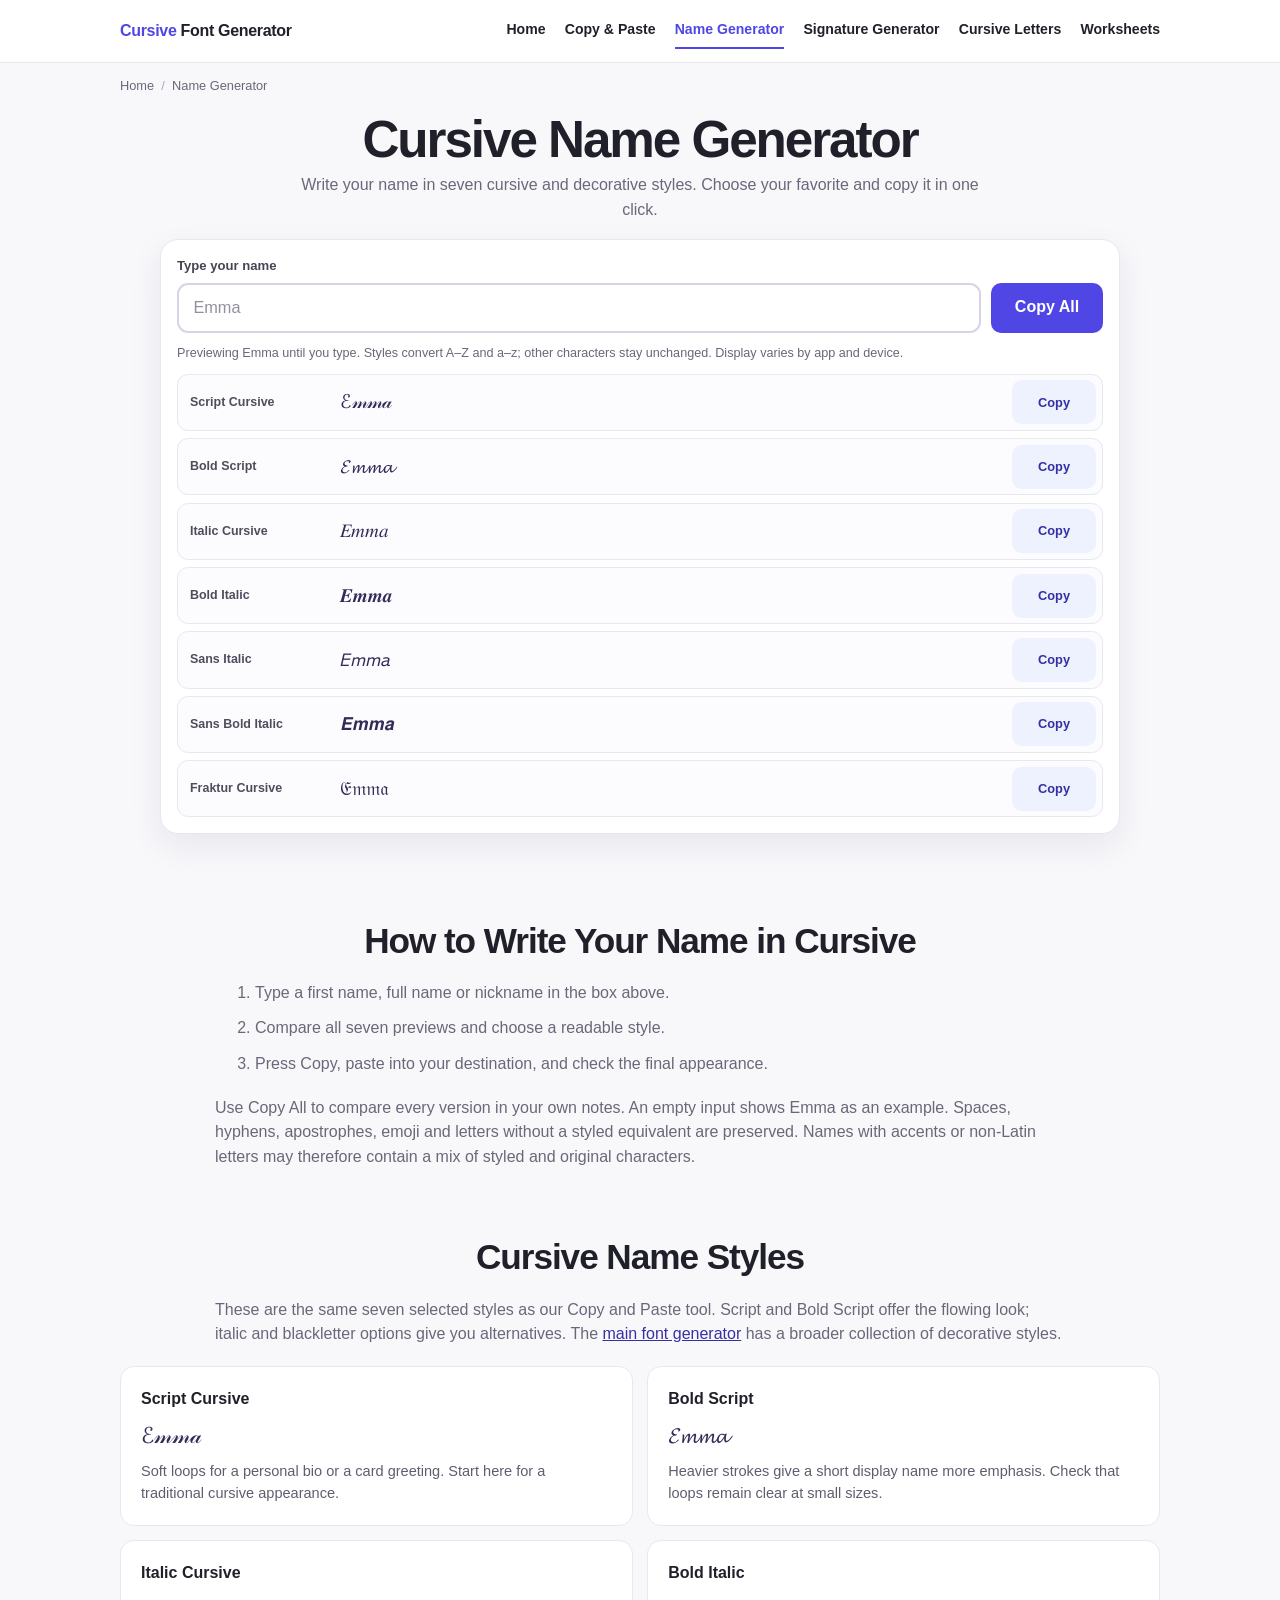
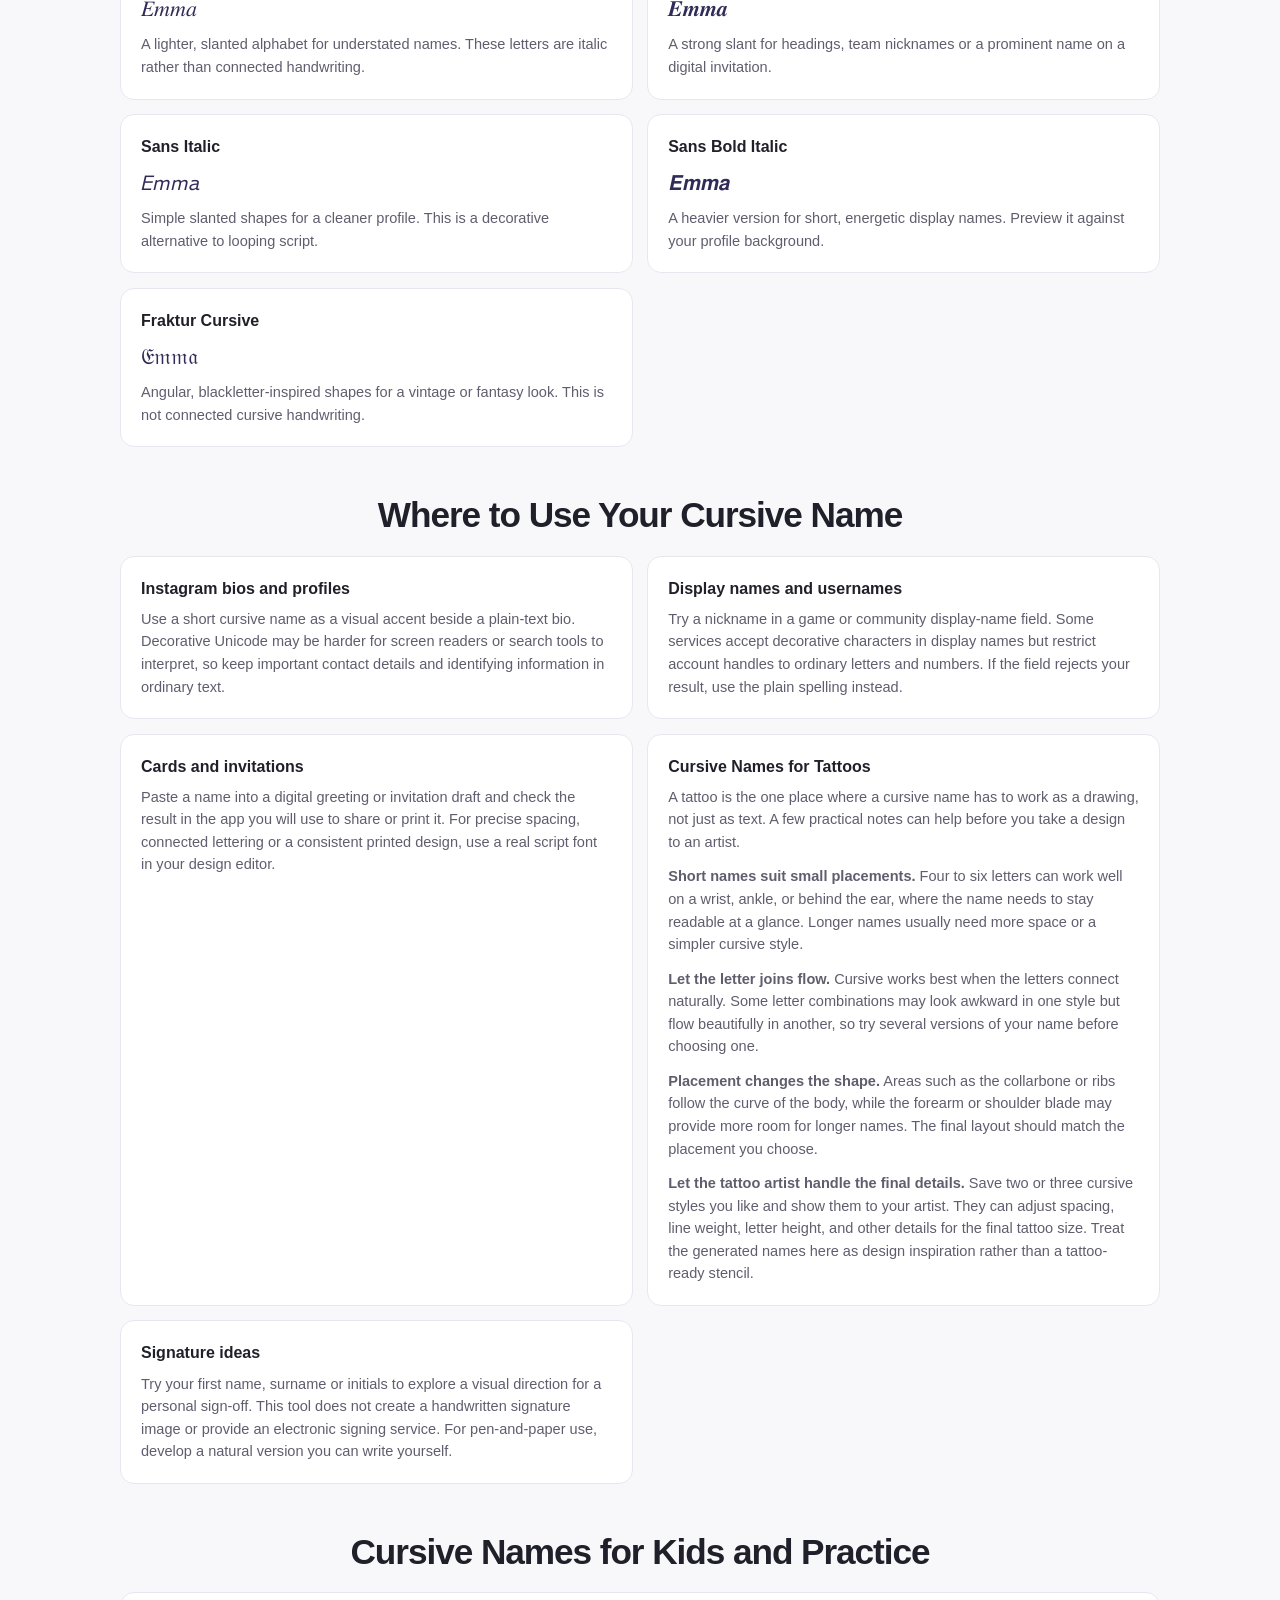
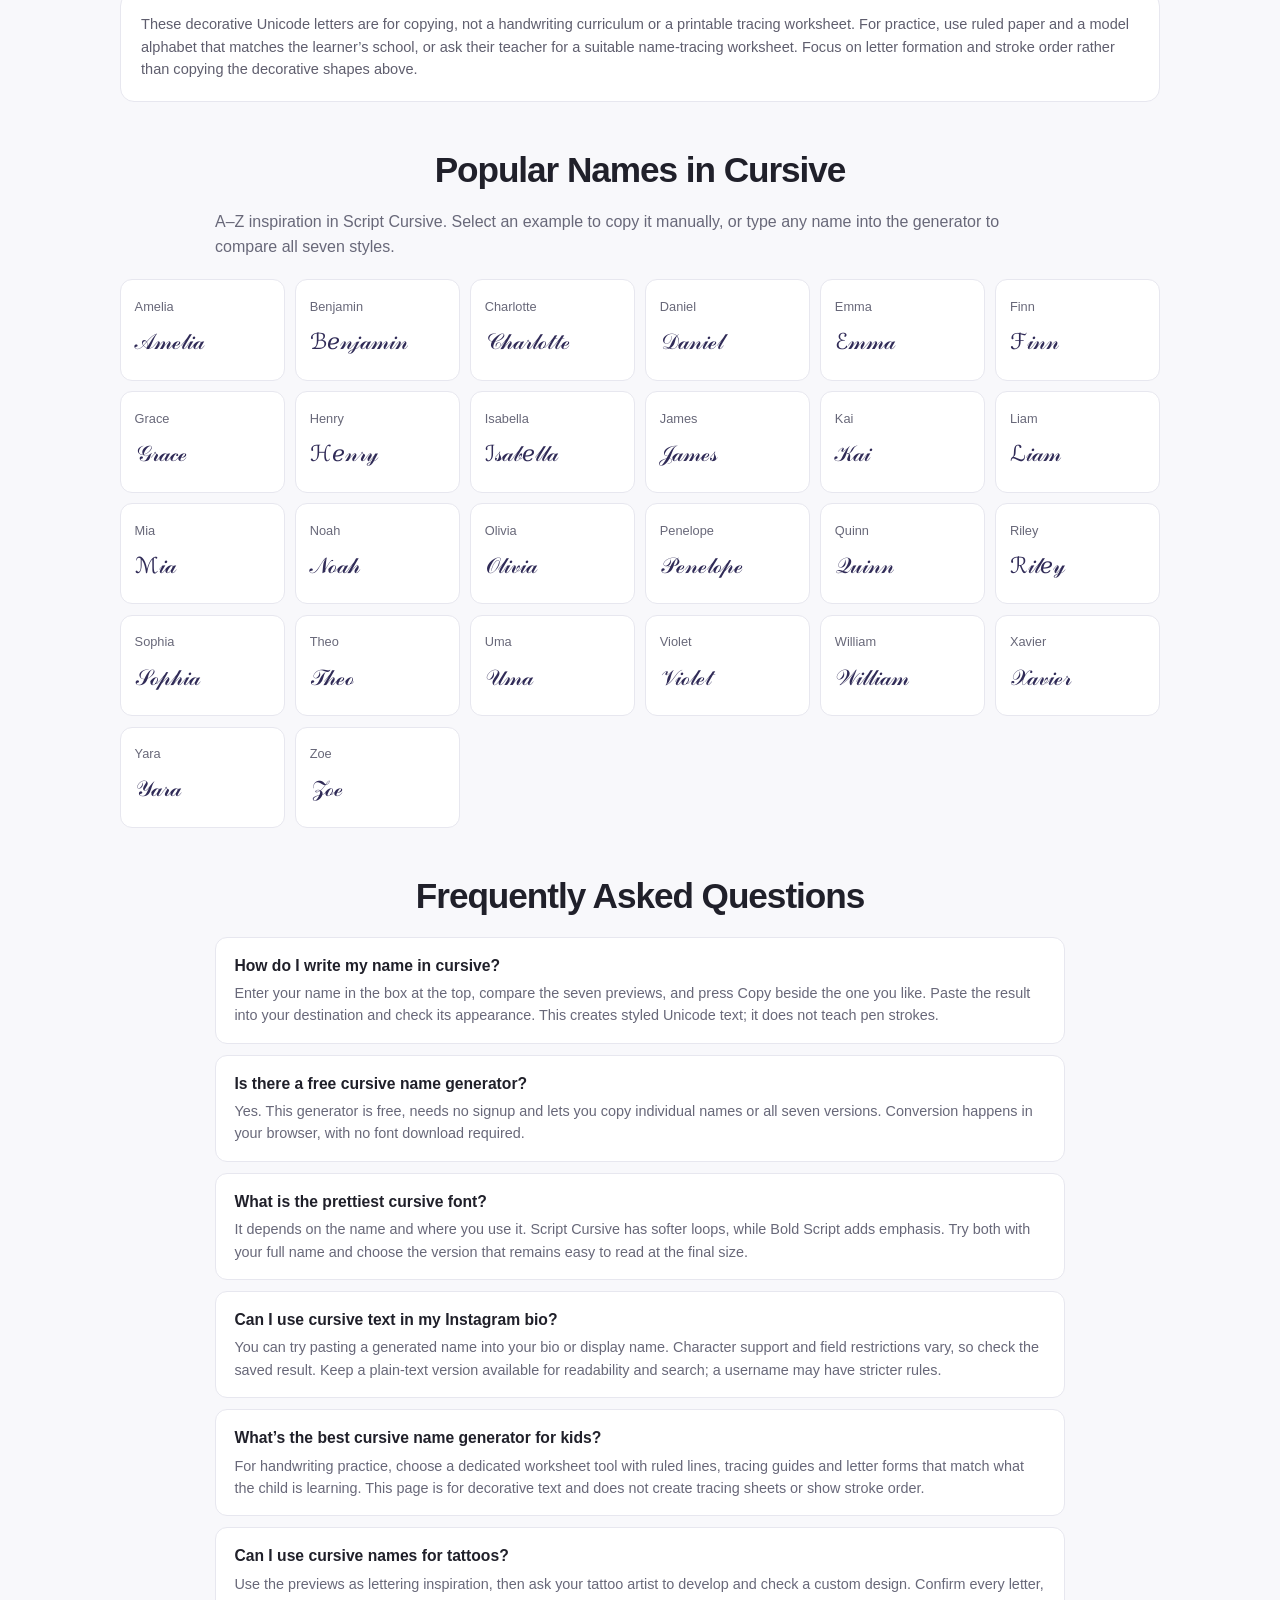
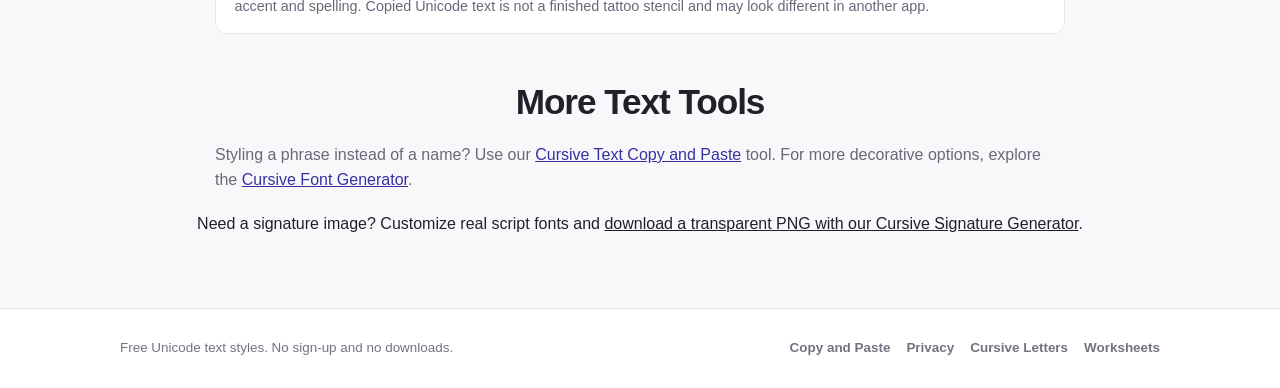
<file: cursive-name-generator/index.html>
<!DOCTYPE html>
<html lang="en">
<head>
  <meta charset="UTF-8">
  <meta name="viewport" content="width=device-width, initial-scale=1.0">
  <title>Cursive Name Generator — Write Any Name in Cursive</title>
  <meta name="description" content="Type your name and see it in beautiful cursive styles instantly. Copy and paste your cursive name for Instagram, bios, cards, tattoos and more. Free, no signup.">
  <meta name="robots" content="index, follow">
  <meta name="theme-color" content="#4F46E5">
  <link rel="canonical" href="https://cursivefontsgenerator.com/cursive-name-generator/">
  <meta property="og:type" content="website">
  <meta property="og:url" content="https://cursivefontsgenerator.com/cursive-name-generator/">
  <meta property="og:title" content="Cursive Name Generator — Write Any Name in Cursive">
  <meta property="og:description" content="Type your name and see it in beautiful cursive styles instantly. Copy and paste your cursive name for Instagram, bios, cards, tattoos and more. Free, no signup.">
  <meta property="og:site_name" content="Cursive Font Generator">
  <meta property="og:image" content="https://cursivefontsgenerator.com/og/name.png">
  <meta property="og:image:width" content="1200">
  <meta property="og:image:height" content="630">
  <meta property="og:image:alt" content="Cursive name generator preview">
  <meta name="twitter:card" content="summary_large_image">
  <meta name="twitter:image" content="https://cursivefontsgenerator.com/og/name.png">
  <link rel="icon" href="/favicon.png" type="image/png">
  <style>
    :root {
      --accent: #4F46E5;
      --accent-dark: #3730A3;
      --accent-soft: #EEF2FF;
      --ink: #20202A;
      --muted: #686879;
      --line: #E7E7EF;
      --surface: #FFFFFF;
      --page: #F8F8FB;
      --success: #15803D;
      --danger: #B42318;
      --radius: 14px;
      --shadow: 0 12px 32px rgba(35, 31, 78, .08);
    }

    * { box-sizing: border-box; }
    html { scroll-behavior: smooth; }
    body {
      margin: 0;
      color: var(--ink);
      background: var(--page);
      font-family: -apple-system, BlinkMacSystemFont, "Segoe UI", Roboto, Helvetica, Arial, sans-serif;
      line-height: 1.55;
      -webkit-font-smoothing: antialiased;
    }
    a { color: inherit; }
    button, input { font: inherit; }
    button { -webkit-tap-highlight-color: transparent; }

    .container {
      width: min(1040px, calc(100% - 2rem));
      margin-inline: auto;
    }
    .skip-link {
      position: absolute;
      top: -100px;
      left: 1rem;
      z-index: 100;
      padding: .65rem 1rem;
      color: #fff;
      background: var(--accent-dark);
      border-radius: 0 0 8px 8px;
    }
    .skip-link:focus { top: 0; }
    :focus-visible { outline: 3px solid rgba(79, 70, 229, .35); outline-offset: 3px; }

    .site-header {
      background: rgba(255, 255, 255, .96);
      border-bottom: 1px solid var(--line);
    }
    .header-inner {
      min-height: 62px;
      display: flex;
      align-items: center;
      justify-content: space-between;
      gap: 1rem;
    }
    .brand {
      flex: 0 0 auto;
      font-size: 1rem;
      font-weight: 800;
      letter-spacing: -.02em;
      text-decoration: none;
    }
    .brand-mark { color: var(--accent); }
    .header-nav { display: flex; align-items: center; gap: 1.2rem; }
    .header-nav a {
      padding: .35rem 0;
      color: var(--ink);
      border-bottom: 2px solid transparent;
      font-size: .88rem;
      font-weight: 700;
      text-decoration: none;
      transition: border-color .2s, color .2s;
    }
    .header-nav a:hover,
    .header-nav a[aria-current="page"] { color: var(--accent); border-bottom-color: var(--accent); }
    .header-note { margin: 0; color: var(--muted); font-size: .86rem; }

    main { padding-bottom: 3.5rem; }
    .breadcrumb { padding-top: .8rem; color: var(--muted); font-size: .8rem; }
    .breadcrumb ol { display: flex; gap: .45rem; margin: 0; padding: 0; list-style: none; }
    .breadcrumb li + li::before { content: "/"; margin-right: .45rem; color: #AAA8B5; }
    .breadcrumb a { text-decoration: none; }
    .breadcrumb a:hover { color: var(--accent); text-decoration: underline; }

    .tool-section { padding: 1rem 0 2.4rem; }
    .tool-heading { text-align: center; }
    h1 {
      max-width: 820px;
      margin: 0 auto .4rem;
      font-size: clamp(2rem, 4.6vw, 3.2rem);
      line-height: 1.08;
      letter-spacing: -.04em;
    }
    .hero-copy { max-width: 690px; margin: 0 auto 1rem; color: var(--muted); font-size: 1rem; }
    .tool-card {
      max-width: 960px;
      margin-inline: auto;
      padding: 1rem;
      background: var(--surface);
      border: 1px solid var(--line);
      border-radius: 18px;
      box-shadow: var(--shadow);
    }
    .input-label { display: block; margin-bottom: .4rem; color: #454554; font-size: .82rem; font-weight: 800; }
    .input-row { display: grid; grid-template-columns: minmax(0, 1fr) auto; gap: .65rem; }
    #text-input {
      width: 100%;
      min-width: 0;
      min-height: 48px;
      padding: .65rem .9rem;
      color: var(--ink);
      background: #fff;
      border: 2px solid #D7D4EA;
      border-radius: 11px;
      outline: none;
      font-size: 1.02rem;
      transition: border-color .2s, box-shadow .2s;
    }
    #text-input:focus { border-color: var(--accent); box-shadow: 0 0 0 4px rgba(79, 70, 229, .11); }
    #text-input::placeholder { color: #92909E; }
    .action-btn,
    .copy-btn {
      min-height: 44px;
      border: 0;
      border-radius: 10px;
      cursor: pointer;
      font-weight: 800;
      transition: background .18s, color .18s, transform .18s;
    }
    .action-btn { min-width: 112px; padding: .65rem 1rem; color: #fff; background: var(--accent); }
    .action-btn:hover { background: var(--accent-dark); }
    .action-btn:active,
    .copy-btn:active { transform: scale(.98); }
    .action-btn.copied,
    .copy-btn.copied { color: #fff; background: var(--success); }
    .action-btn.copy-failed,
    .copy-btn.copy-failed { color: #fff; background: var(--danger); }
    .capability-line { margin: .7rem 0 .65rem; color: var(--muted); font-size: .79rem; }
    noscript p { margin: .4rem 0 .65rem; padding: .55rem .7rem; color: #5B556F; background: var(--accent-soft); border-radius: 8px; font-size: .8rem; }
    .results { display: grid; gap: .45rem; }
    .result-row {
      min-width: 0;
      display: grid;
      grid-template-columns: 8.5rem minmax(0, 1fr) 5.2rem;
      align-items: center;
      gap: .65rem;
      min-height: 54px;
      padding: .35rem .4rem .35rem .75rem;
      background: #FCFCFE;
      border: 1px solid var(--line);
      border-radius: 11px;
    }
    .result-label { color: #4F4D5D; font-size: .78rem; font-weight: 800; }
    .result-preview {
      min-width: 0;
      display: block;
      overflow-x: auto;
      padding: .25rem .2rem;
      color: #302B57;
      font-size: 1.16rem;
      line-height: 1.4;
      white-space: nowrap;
      scrollbar-width: thin;
    }
    .copy-btn { min-width: 0; padding: .55rem .55rem; color: var(--accent-dark); background: var(--accent-soft); font-size: .8rem; }
    .copy-btn:hover { color: #fff; background: var(--accent-dark); }

    .content-section { padding-top: 3rem; }
    .section-heading { max-width: 760px; margin: 0 auto 1.25rem; text-align: center; }
    .section-heading h2 { margin: 0 0 .4rem; font-size: clamp(1.55rem, 3vw, 2.2rem); line-height: 1.15; letter-spacing: -.03em; }
    .section-heading p { margin: 0; color: var(--muted); }
    .seo-copy-grid { display: grid; grid-template-columns: repeat(2, minmax(0, 1fr)); gap: .9rem; }
    .copy-block { padding: 1.25rem; background: #fff; border: 1px solid var(--line); border-radius: var(--radius); }
    .copy-block h3 { margin: 0 0 .4rem; font-size: 1rem; }
    .copy-block p { margin: 0; color: #5F5E6E; font-size: .91rem; }
    .copy-block p + p {
  margin-top: .75rem;
}
    .faq-list { max-width: 850px; margin: 0 auto; display: grid; gap: .7rem; }
    .faq-item { padding: 1rem 1.15rem; background: #fff; border: 1px solid var(--line); border-radius: 12px; }
    .faq-item h3 { margin: 0 0 .25rem; font-size: .98rem; }
    .faq-item p { margin: 0; color: var(--muted); font-size: .9rem; }

    .site-footer { padding: 1.8rem 0; color: #747281; background: #fff; border-top: 1px solid var(--line); }
    .footer-inner { display: flex; align-items: center; justify-content: space-between; gap: 1rem; }
    .footer-inner p { margin: 0; font-size: .84rem; }
    .footer-nav { display: flex; flex-wrap: wrap; gap: 1rem; }
    .footer-nav a { font-size: .84rem; font-weight: 700; text-decoration: none; }
    .footer-nav a:hover { color: var(--accent-dark); text-decoration: underline; }

    @media (max-width: 760px) {
      .header-note { display: none; }
      .seo-copy-grid { grid-template-columns: 1fr; }
      .footer-inner { align-items: flex-start; flex-direction: column; }
    }
    @media (max-width: 680px) {
      .container { width: min(100% - 1rem, 1040px); }
      .header-inner { gap: .65rem; }
      .brand { font-size: .9rem; }
      .header-nav { flex-wrap: nowrap; gap: .65rem; }
      .header-nav a { font-size: .78rem; white-space: nowrap; }
      .tool-section { padding-top: .7rem; }
      h1 { font-size: clamp(1.75rem, 8vw, 2.35rem); }
      .hero-copy { font-size: .9rem; }
      .tool-card { padding: .7rem; border-radius: 14px; }
      .input-row { gap: .45rem; }
      .action-btn { min-width: 98px; padding-inline: .65rem; }
      .capability-line { font-size: .74rem; }
      .result-row { grid-template-columns: 5.6rem minmax(0, 1fr) 4.65rem; gap: .4rem; padding-left: .55rem; }
      .result-label { font-size: .7rem; line-height: 1.2; }
      .result-preview { font-size: 1rem; }
      .copy-btn { font-size: .74rem; padding-inline: .35rem; }
      .content-section { padding-top: 2.5rem; }
    }
    @media (max-width: 390px) {
      .brand { font-size: .82rem; }
      .header-nav { gap: .5rem; }
      .header-nav a { font-size: .72rem; }
      .result-row { grid-template-columns: 5rem minmax(0, 1fr) 4.4rem; }
    }
    @media (prefers-reduced-motion: reduce) {
      html { scroll-behavior: auto; }
      *, *::before, *::after { transition-duration: .01ms !important; animation-duration: .01ms !important; }
    }

    .header-inner { flex-wrap: wrap; padding-block: .7rem; }
    .header-nav { flex-wrap: wrap; }
    .header-note { display: none; }
    .reading-note, .steps { max-width: 850px; margin: 0 auto 1.2rem; color: var(--muted); }
    .reading-note a, .copy-block a { color: var(--accent-dark); }
    .steps li { margin-bottom: .65rem; }
    .style-sample { display: block; margin-block: .4rem; color: #302B57; font-size: 1.4rem; overflow-wrap: anywhere; }
    .names-grid { display: grid; grid-template-columns: repeat(auto-fit, minmax(140px, 1fr)); gap: .65rem; }
    .name-example { min-width: 0; padding: .85rem; border: 1px solid var(--line); border-radius: 12px; background: white; }
    .name-example > span:first-child { font-size: .8rem; color: var(--muted); }
    #copy-status:empty { display: none; }
    @media(max-width: 680px) { .header-inner { justify-content: center; } .header-nav { justify-content: center; } }
    .header-inner { flex-wrap: wrap; }
    .header-nav { flex-wrap: wrap; }
    @media(max-width: 760px) { .header-inner { justify-content: center; } .header-nav { justify-content: center; } }
  </style>
  <script type="text/javascript">
    (function(c,l,a,r,i,t,y){
        c[a]=c[a]||function(){(c[a].q=c[a].q||[]).push(arguments)};
        t=l.createElement(r);t.async=1;t.src="https://www.clarity.ms/tag/"+i;
        y=l.getElementsByTagName(r)[0];y.parentNode.insertBefore(t,y);
    })(window, document, "clarity", "script", "yqhsmpozg4");
  </script>
  <!-- Google tag (gtag.js) -->
  <script async src="https://www.googletagmanager.com/gtag/js?id=G-YBH862SJ7E"></script>
  <script>
    window.dataLayer = window.dataLayer || [];
    function gtag(){dataLayer.push(arguments);}
    gtag('js', new Date());
  
    gtag('config', 'G-YBH862SJ7E');
  </script>
</head>
<body>
  <a class="skip-link" href="#generator">Skip to generator</a>

  <header class="site-header">
    <div class="container header-inner">
      <a class="brand" href="/" aria-label="Cursive Font Generator home"><span class="brand-mark">Cursive</span> Font Generator</a>
      <nav class="header-nav" aria-label="Main navigation">
        <a href="/">Home</a>
        <a href="/copy-and-paste/">Copy &amp; Paste</a>
        <a href="/cursive-name-generator/" aria-current="page">Name Generator</a>
        <a href="/cursive-signature-generator/">Signature Generator</a>
      <a href="/cursive-letters/">Cursive Letters</a>
        <a href="/cursive-worksheets/">Worksheets</a></nav>
      <p class="header-note">Real Unicode text, ready to paste anywhere.</p>
    </div>
  </header>

  <main>
    <div class="container">
      <nav class="breadcrumb" aria-label="Breadcrumb">
        <ol>
          <li><a href="/">Home</a></li>
          <li aria-current="page">Name Generator</li>
        </ol>
      </nav>

      <section class="tool-section" id="generator" aria-labelledby="page-title">
        <div class="tool-heading">
          <h1 id="page-title">Cursive Name Generator</h1>
          <p class="hero-copy">Write your name in seven cursive and decorative styles. Choose your favorite and copy it in one click.</p>
        </div>

        <div class="tool-card">
          <label class="input-label" for="text-input">Type your name</label>
          <div class="input-row">
            <input id="text-input" type="text" placeholder="Emma" maxlength="120" aria-describedby="name-help" autocomplete="off" spellcheck="false">
            <button class="action-btn" id="copy-all" type="button">Copy All</button>
          </div>
          <p class="capability-line" id="name-help">Previewing Emma until you type. Styles convert A–Z and a–z; other characters stay unchanged. Display varies by app and device.</p>
          <p class="capability-line" id="copy-status" role="status" aria-live="polite"></p>
          <noscript><p>JavaScript is off. The examples below still work: select and copy any Unicode result manually.</p></noscript>

          <div class="results" aria-label="Cursive name results">
            <article class="result-row" data-style="script" data-row="1">
              <span class="result-label">Script Cursive</span>
              <output class="result-preview">ℰ𝓂𝓂𝒶</output>
              <button class="copy-btn" type="button" aria-label="Copy Script Cursive text">Copy</button>
            </article>
            <article class="result-row" data-style="bold-script" data-row="2">
              <span class="result-label">Bold Script</span>
              <output class="result-preview">𝓔𝓶𝓶𝓪</output>
              <button class="copy-btn" type="button" aria-label="Copy Bold Script text">Copy</button>
            </article>
            <article class="result-row" data-style="italic" data-row="3">
              <span class="result-label">Italic Cursive</span>
              <output class="result-preview">𝐸𝑚𝑚𝑎</output>
              <button class="copy-btn" type="button" aria-label="Copy Italic Cursive text">Copy</button>
            </article>
            <article class="result-row" data-style="bold-italic" data-row="4">
              <span class="result-label">Bold Italic</span>
              <output class="result-preview">𝑬𝒎𝒎𝒂</output>
              <button class="copy-btn" type="button" aria-label="Copy Bold Italic text">Copy</button>
            </article>
            <article class="result-row" data-style="sans-italic" data-row="5">
              <span class="result-label">Sans Italic</span>
              <output class="result-preview">𝘌𝘮𝘮𝘢</output>
              <button class="copy-btn" type="button" aria-label="Copy Sans Italic text">Copy</button>
            </article>
            <article class="result-row" data-style="sans-bold-italic" data-row="6">
              <span class="result-label">Sans Bold Italic</span>
              <output class="result-preview">𝙀𝙢𝙢𝙖</output>
              <button class="copy-btn" type="button" aria-label="Copy Sans Bold Italic text">Copy</button>
            </article>
            <article class="result-row" data-style="fraktur" data-row="7">
              <span class="result-label">Fraktur Cursive</span>
              <output class="result-preview">𝔈𝔪𝔪𝔞</output>
              <button class="copy-btn" type="button" aria-label="Copy Fraktur Cursive text">Copy</button>
            </article>
          </div>
        </div>
      </section>

<section class="content-section" aria-labelledby="how-title"><div class="section-heading"><h2 id="how-title">How to Write Your Name in Cursive</h2></div><ol class="steps"><li>Type a first name, full name or nickname in the box above.</li><li>Compare all seven previews and choose a readable style.</li><li>Press Copy, paste into your destination, and check the final appearance.</li></ol><p class="reading-note">Use Copy All to compare every version in your own notes. An empty input shows Emma as an example. Spaces, hyphens, apostrophes, emoji and letters without a styled equivalent are preserved. Names with accents or non-Latin letters may therefore contain a mix of styled and original characters.</p></section><section class="content-section" aria-labelledby="styles-title"><div class="section-heading"><h2 id="styles-title">Cursive Name Styles</h2></div><p class="reading-note">These are the same seven selected styles as our Copy and Paste tool. Script and Bold Script offer the flowing look; italic and blackletter options give you alternatives. The <a href="/">main font generator</a> has a broader collection of decorative styles.</p><div class="seo-copy-grid"><article class="copy-block"><h3>Script Cursive</h3><p><span class="style-sample">ℰ𝓂𝓂𝒶</span>Soft loops for a personal bio or a card greeting. Start here for a traditional cursive appearance.</p></article><article class="copy-block"><h3>Bold Script</h3><p><span class="style-sample">𝓔𝓶𝓶𝓪</span>Heavier strokes give a short display name more emphasis. Check that loops remain clear at small sizes.</p></article><article class="copy-block"><h3>Italic Cursive</h3><p><span class="style-sample">𝐸𝑚𝑚𝑎</span>A lighter, slanted alphabet for understated names. These letters are italic rather than connected handwriting.</p></article><article class="copy-block"><h3>Bold Italic</h3><p><span class="style-sample">𝑬𝒎𝒎𝒂</span>A strong slant for headings, team nicknames or a prominent name on a digital invitation.</p></article><article class="copy-block"><h3>Sans Italic</h3><p><span class="style-sample">𝘌𝘮𝘮𝘢</span>Simple slanted shapes for a cleaner profile. This is a decorative alternative to looping script.</p></article><article class="copy-block"><h3>Sans Bold Italic</h3><p><span class="style-sample">𝙀𝙢𝙢𝙖</span>A heavier version for short, energetic display names. Preview it against your profile background.</p></article><article class="copy-block"><h3>Fraktur Cursive</h3><p><span class="style-sample">𝔈𝔪𝔪𝔞</span>Angular, blackletter-inspired shapes for a vintage or fantasy look. This is not connected cursive handwriting.</p></article></div></section><section class="content-section" aria-labelledby="uses-title"><div class="section-heading"><h2 id="uses-title">Where to Use Your Cursive Name</h2></div><div class="seo-copy-grid"><article class="copy-block"><h3>Instagram bios and profiles</h3><p>Use a short cursive name as a visual accent beside a plain-text bio. Decorative Unicode may be harder for screen readers or search tools to interpret, so keep important contact details and identifying information in ordinary text.</p></article><article class="copy-block"><h3>Display names and usernames</h3><p>Try a nickname in a game or community display-name field. Some services accept decorative characters in display names but restrict account handles to ordinary letters and numbers. If the field rejects your result, use the plain spelling instead.</p></article><article class="copy-block"><h3>Cards and invitations</h3><p>Paste a name into a digital greeting or invitation draft and check the result in the app you will use to share or print it. For precise spacing, connected lettering or a consistent printed design, use a real script font in your design editor.</p></article><article class="copy-block">
  <h3>Cursive Names for Tattoos</h3>

  <p>A tattoo is the one place where a cursive name has to work as a drawing, not just as text. A few practical notes can help before you take a design to an artist.</p>

  <p><strong>Short names suit small placements.</strong> Four to six letters can work well on a wrist, ankle, or behind the ear, where the name needs to stay readable at a glance. Longer names usually need more space or a simpler cursive style.</p>

  <p><strong>Let the letter joins flow.</strong> Cursive works best when the letters connect naturally. Some letter combinations may look awkward in one style but flow beautifully in another, so try several versions of your name before choosing one.</p>

  <p><strong>Placement changes the shape.</strong> Areas such as the collarbone or ribs follow the curve of the body, while the forearm or shoulder blade may provide more room for longer names. The final layout should match the placement you choose.</p>

  <p><strong>Let the tattoo artist handle the final details.</strong> Save two or three cursive styles you like and show them to your artist. They can adjust spacing, line weight, letter height, and other details for the final tattoo size. Treat the generated names here as design inspiration rather than a tattoo-ready stencil.</p>
</article><article class="copy-block"><h3>Signature ideas</h3><p>Try your first name, surname or initials to explore a visual direction for a personal sign-off. This tool does not create a handwritten signature image or provide an electronic signing service. For pen-and-paper use, develop a natural version you can write yourself.</p></article></div></section><section class="content-section" aria-labelledby="practice-title"><div class="section-heading"><h2 id="practice-title">Cursive Names for Kids and Practice</h2></div><div class="copy-block"><p>These decorative Unicode letters are for copying, not a handwriting curriculum or a printable tracing worksheet. For practice, use ruled paper and a model alphabet that matches the learner’s school, or ask their teacher for a suitable name-tracing worksheet. Focus on letter formation and stroke order rather than copying the decorative shapes above.</p></div></section><section class="content-section" aria-labelledby="names-title"><div class="section-heading"><h2 id="names-title">Popular Names in Cursive</h2></div><p class="reading-note">A–Z inspiration in Script Cursive. Select an example to copy it manually, or type any name into the generator to compare all seven styles.</p><div class="names-grid"><div class="name-example"><span>Amelia</span><span class="style-sample">𝒜𝓂ℯ𝓁𝒾𝒶</span></div><div class="name-example"><span>Benjamin</span><span class="style-sample">ℬℯ𝓃𝒿𝒶𝓂𝒾𝓃</span></div><div class="name-example"><span>Charlotte</span><span class="style-sample">𝒞𝒽𝒶𝓇𝓁ℴ𝓉𝓉ℯ</span></div><div class="name-example"><span>Daniel</span><span class="style-sample">𝒟𝒶𝓃𝒾ℯ𝓁</span></div><div class="name-example"><span>Emma</span><span class="style-sample">ℰ𝓂𝓂𝒶</span></div><div class="name-example"><span>Finn</span><span class="style-sample">ℱ𝒾𝓃𝓃</span></div><div class="name-example"><span>Grace</span><span class="style-sample">𝒢𝓇𝒶𝒸ℯ</span></div><div class="name-example"><span>Henry</span><span class="style-sample">ℋℯ𝓃𝓇𝓎</span></div><div class="name-example"><span>Isabella</span><span class="style-sample">ℐ𝓈𝒶𝒷ℯ𝓁𝓁𝒶</span></div><div class="name-example"><span>James</span><span class="style-sample">𝒥𝒶𝓂ℯ𝓈</span></div><div class="name-example"><span>Kai</span><span class="style-sample">𝒦𝒶𝒾</span></div><div class="name-example"><span>Liam</span><span class="style-sample">ℒ𝒾𝒶𝓂</span></div><div class="name-example"><span>Mia</span><span class="style-sample">ℳ𝒾𝒶</span></div><div class="name-example"><span>Noah</span><span class="style-sample">𝒩ℴ𝒶𝒽</span></div><div class="name-example"><span>Olivia</span><span class="style-sample">𝒪𝓁𝒾𝓋𝒾𝒶</span></div><div class="name-example"><span>Penelope</span><span class="style-sample">𝒫ℯ𝓃ℯ𝓁ℴ𝓅ℯ</span></div><div class="name-example"><span>Quinn</span><span class="style-sample">𝒬𝓊𝒾𝓃𝓃</span></div><div class="name-example"><span>Riley</span><span class="style-sample">ℛ𝒾𝓁ℯ𝓎</span></div><div class="name-example"><span>Sophia</span><span class="style-sample">𝒮ℴ𝓅𝒽𝒾𝒶</span></div><div class="name-example"><span>Theo</span><span class="style-sample">𝒯𝒽ℯℴ</span></div><div class="name-example"><span>Uma</span><span class="style-sample">𝒰𝓂𝒶</span></div><div class="name-example"><span>Violet</span><span class="style-sample">𝒱𝒾ℴ𝓁ℯ𝓉</span></div><div class="name-example"><span>William</span><span class="style-sample">𝒲𝒾𝓁𝓁𝒾𝒶𝓂</span></div><div class="name-example"><span>Xavier</span><span class="style-sample">𝒳𝒶𝓋𝒾ℯ𝓇</span></div><div class="name-example"><span>Yara</span><span class="style-sample">𝒴𝒶𝓇𝒶</span></div><div class="name-example"><span>Zoe</span><span class="style-sample">𝒵ℴℯ</span></div></div></section><section class="content-section" aria-labelledby="faq-title"><div class="section-heading"><h2 id="faq-title">Frequently Asked Questions</h2></div><div class="faq-list"><article class="faq-item"><h3>How do I write my name in cursive?</h3><p>Enter your name in the box at the top, compare the seven previews, and press Copy beside the one you like. Paste the result into your destination and check its appearance. This creates styled Unicode text; it does not teach pen strokes.</p></article><article class="faq-item"><h3>Is there a free cursive name generator?</h3><p>Yes. This generator is free, needs no signup and lets you copy individual names or all seven versions. Conversion happens in your browser, with no font download required.</p></article><article class="faq-item"><h3>What is the prettiest cursive font?</h3><p>It depends on the name and where you use it. Script Cursive has softer loops, while Bold Script adds emphasis. Try both with your full name and choose the version that remains easy to read at the final size.</p></article><article class="faq-item"><h3>Can I use cursive text in my Instagram bio?</h3><p>You can try pasting a generated name into your bio or display name. Character support and field restrictions vary, so check the saved result. Keep a plain-text version available for readability and search; a username may have stricter rules.</p></article><article class="faq-item"><h3>What’s the best cursive name generator for kids?</h3><p>For handwriting practice, choose a dedicated worksheet tool with ruled lines, tracing guides and letter forms that match what the child is learning. This page is for decorative text and does not create tracing sheets or show stroke order.</p></article><article class="faq-item"><h3>Can I use cursive names for tattoos?</h3><p>Use the previews as lettering inspiration, then ask your tattoo artist to develop and check a custom design. Confirm every letter, accent and spelling. Copied Unicode text is not a finished tattoo stencil and may look different in another app.</p></article></div></section><section class="content-section" aria-labelledby="related-title"><div class="section-heading"><h2 id="related-title">More Text Tools</h2></div><p class="reading-note">Styling a phrase instead of a name? Use our <a href="/copy-and-paste/">Cursive Text Copy and Paste</a> tool. For more decorative options, explore the <a href="/">Cursive Font Generator</a>.</p></section>
    </div>
    <p class="container" style="text-align:center">Need a signature image? Customize real script fonts and <a href="/cursive-signature-generator/">download a transparent PNG with our Cursive Signature Generator</a>.</p>
  </main>

  <footer class="site-footer">
    <div class="container footer-inner">
      <p>Free Unicode text styles. No sign-up and no downloads.</p>
      <nav class="footer-nav" aria-label="Footer navigation">
        <a href="/copy-and-paste/">Copy and Paste</a>
      <a href="/privacy/">Privacy</a><a href="/cursive-letters/">Cursive Letters</a>
        <a href="/cursive-worksheets/">Worksheets</a></nav>
    </div>
  </footer>

  <script type="application/ld+json">
{
  "@context": "https://schema.org",
  "@type": "FAQPage",
  "mainEntity": [
    {
      "@type": "Question",
      "name": "How do I write my name in cursive?",
      "acceptedAnswer": {
        "@type": "Answer",
        "text": "Enter your name in the box at the top, compare the seven previews, and press Copy beside the one you like. Paste the result into your destination and check its appearance. This creates styled Unicode text; it does not teach pen strokes."
      }
    },
    {
      "@type": "Question",
      "name": "Is there a free cursive name generator?",
      "acceptedAnswer": {
        "@type": "Answer",
        "text": "Yes. This generator is free, needs no signup and lets you copy individual names or all seven versions. Conversion happens in your browser, with no font download required."
      }
    },
    {
      "@type": "Question",
      "name": "What is the prettiest cursive font?",
      "acceptedAnswer": {
        "@type": "Answer",
        "text": "It depends on the name and where you use it. Script Cursive has softer loops, while Bold Script adds emphasis. Try both with your full name and choose the version that remains easy to read at the final size."
      }
    },
    {
      "@type": "Question",
      "name": "Can I use cursive text in my Instagram bio?",
      "acceptedAnswer": {
        "@type": "Answer",
        "text": "You can try pasting a generated name into your bio or display name. Character support and field restrictions vary, so check the saved result. Keep a plain-text version available for readability and search; a username may have stricter rules."
      }
    },
    {
      "@type": "Question",
      "name": "What’s the best cursive name generator for kids?",
      "acceptedAnswer": {
        "@type": "Answer",
        "text": "For handwriting practice, choose a dedicated worksheet tool with ruled lines, tracing guides and letter forms that match what the child is learning. This page is for decorative text and does not create tracing sheets or show stroke order."
      }
    },
    {
      "@type": "Question",
      "name": "Can I use cursive names for tattoos?",
      "acceptedAnswer": {
        "@type": "Answer",
        "text": "Use the previews as lettering inspiration, then ask your tattoo artist to develop and check a custom design. Confirm every letter, accent and spelling. Copied Unicode text is not a finished tattoo stencil and may look different in another app."
      }
    }
  ]
}
</script>
  <script type="application/ld+json">
{
  "@context": "https://schema.org",
  "@type": "BreadcrumbList",
  "itemListElement": [
    {
      "@type": "ListItem",
      "position": 1,
      "name": "Home",
      "item": "https://cursivefontsgenerator.com/"
    },
    {
      "@type": "ListItem",
      "position": 2,
      "name": "Name Generator",
      "item": "https://cursivefontsgenerator.com/cursive-name-generator/"
    }
  ]
}
</script>

  <script>
    (() => {
      'use strict';

      const SOURCE = 'ABCDEFGHIJKLMNOPQRSTUVWXYZabcdefghijklmnopqrstuvwxyz0123456789';
      const DIGITS = '0123456789';
      const SAMPLE_TEXT = 'Emma';

      const codePointRange = (start, length) => Array.from({ length }, (_, index) => String.fromCodePoint(start + index)).join('');
      const continuousAlphabet = (upperStart, lowerStart) => codePointRange(upperStart, 26) + codePointRange(lowerStart, 26) + DIGITS;

      const TARGETS = Object.freeze({
        script: '𝒜ℬ𝒞𝒟ℰℱ𝒢ℋℐ𝒥𝒦ℒℳ𝒩𝒪𝒫𝒬ℛ𝒮𝒯𝒰𝒱𝒲𝒳𝒴𝒵𝒶𝒷𝒸𝒹ℯ𝒻ℊ𝒽𝒾𝒿𝓀𝓁𝓂𝓃ℴ𝓅𝓆𝓇𝓈𝓉𝓊𝓋𝓌𝓍𝓎𝓏0123456789',
        boldScript: continuousAlphabet(0x1D4D0, 0x1D4EA),
        italic: '𝐴𝐵𝐶𝐷𝐸𝐹𝐺𝐻𝐼𝐽𝐾𝐿𝑀𝑁𝑂𝑃𝑄𝑅𝑆𝑇𝑈𝑉𝑊𝑋𝑌𝑍𝑎𝑏𝑐𝑑𝑒𝑓𝑔ℎ𝑖𝑗𝑘𝑙𝑚𝑛𝑜𝑝𝑞𝑟𝑠𝑡𝑢𝑣𝑤𝑥𝑦𝑧0123456789',
        boldItalic: continuousAlphabet(0x1D468, 0x1D482),
        sansItalic: continuousAlphabet(0x1D608, 0x1D622),
        sansBoldItalic: continuousAlphabet(0x1D63C, 0x1D656),
        fraktur: '𝔄𝔅ℭ𝔇𝔈𝔉𝔊ℌℑ𝔍𝔎𝔏𝔐𝔑𝔒𝔓𝔔ℜ𝔖𝔗𝔘𝔙𝔚𝔛𝔜ℨ𝔞𝔟𝔠𝔡𝔢𝔣𝔤𝔥𝔦𝔧𝔨𝔩𝔪𝔫𝔬𝔭𝔮𝔯𝔰𝔱𝔲𝔳𝔴𝔵𝔶𝔷0123456789'
      });

      function alphabetMap(target) {
        const characters = Array.from(target);
        if (characters.length !== SOURCE.length) throw new Error('Invalid Unicode alphabet');
        return new Map(Array.from(SOURCE, (character, index) => [character, characters[index]]));
      }

      function transformText(text, map) {
        return Array.from(text, character => map.get(character) ?? character).join('');
      }

      const maps = Object.fromEntries(Object.entries(TARGETS).map(([name, target]) => [name, alphabetMap(target)]));
      const transforms = Object.freeze({
        'script': text => transformText(text, maps.script),
        'bold-script': text => transformText(text, maps.boldScript),
        'italic': text => transformText(text, maps.italic),
        'bold-italic': text => transformText(text, maps.boldItalic),
        'sans-italic': text => transformText(text, maps.sansItalic),
        'sans-bold-italic': text => transformText(text, maps.sansBoldItalic),
        'fraktur': text => transformText(text, maps.fraktur)
      });

      const input = document.getElementById('text-input');
      const rows = Array.from(document.querySelectorAll('.result-row'));
      const copyAllButton = document.getElementById('copy-all');

      rows.forEach(row => {
        if (!transforms[row.dataset.style]) throw new Error(`Missing transform for ${row.dataset.style}`);
      });

      // Cache nodes and transforms once, outside the typing hot path.
      const resultNodes = rows.map(row => ({
        el: row.querySelector('.result-preview'),
        transform: transforms[row.dataset.style]
      }));
      const nameHelp = document.getElementById('name-help');
      const HELP_SUFFIX = 'Styles convert A–Z and a–z; other characters stay unchanged. Display varies by app and device.';

      let renderedValue = null;
      let pendingValue = '';
      let frameId = 0;
      let debounceId = 0;
      let helpShowsPlaceholder = null;

      // The help line only changes when the field becomes empty or non-empty,
      // so it is not rewritten on every keystroke.
      function syncHelp(value) {
        const isEmpty = !value.trim();
        if (isEmpty === helpShowsPlaceholder) return;
        helpShowsPlaceholder = isEmpty;
        nameHelp.textContent = (isEmpty ? 'Previewing Emma until you type. ' : '') + HELP_SUFFIX;
      }

      function drawResults(value) {
        renderedValue = value;
        syncHelp(value);
        const text = value.trim() ? value : SAMPLE_TEXT;
        for (let i = 0; i < resultNodes.length; i += 1) {
          resultNodes[i].el.textContent = resultNodes[i].transform(text);
        }
      }

      function scheduleDraw() {
        if (frameId) return;
        frameId = window.requestAnimationFrame(() => {
          frameId = 0;
          drawResults(pendingValue);
        });
      }

      function updateResults(rawText) {
        const value = rawText || '';
        if (value === renderedValue) return;
        pendingValue = value;
        window.clearTimeout(debounceId);
        if (value.length <= 8) {
          scheduleDraw();
        } else {
          debounceId = window.setTimeout(scheduleDraw, 120);
        }
      }

      async function copyText(text) {
        if (navigator.clipboard && typeof navigator.clipboard.writeText === 'function') {
          try {
            await navigator.clipboard.writeText(text);
            return true;
          } catch (error) {
            // Continue to the local-file and older-browser fallback.
          }
        }
        const previousFocus = document.activeElement;
        const textarea = document.createElement('textarea');
        textarea.value = text;
        textarea.setAttribute('readonly', '');
        textarea.style.position = 'fixed';
        textarea.style.opacity = '0';
        textarea.style.pointerEvents = 'none';
        document.body.appendChild(textarea);
        textarea.select();
        textarea.setSelectionRange(0, textarea.value.length);
        let copied = false;
        try { copied = document.execCommand('copy'); } catch (error) { copied = false; }
        textarea.remove();
        previousFocus?.focus();
        return copied;
      }

      function showStatus(button, success, successText) {
        document.getElementById('copy-status').textContent = success ? 'Copied to clipboard.' : 'Copy unavailable. Please select the result and copy it manually.';
        button.textContent = success ? successText : 'Copy failed';
        button.classList.toggle('copied', success);
        button.classList.toggle('copy-failed', !success);
        window.setTimeout(() => {
          button.textContent = button === copyAllButton ? 'Copy All' : 'Copy';
          button.classList.remove('copied', 'copy-failed');
        }, 1500);
      }

      input.addEventListener('input', event => updateResults(event.target.value));
      rows.forEach(row => {
        row.querySelector('.copy-btn').addEventListener('click', async event => {
          const text = row.querySelector('.result-preview').textContent;
          showStatus(event.currentTarget, await copyText(text), 'Copied!');
        });
      });
      copyAllButton.addEventListener('click', async () => {
        const text = rows.map(row => row.querySelector('.result-preview').textContent).join('\n');
        showStatus(copyAllButton, await copyText(text), 'All Copied!');
      });

      updateResults(input.value);
    })();
  </script>
</body>
</html>
</file>
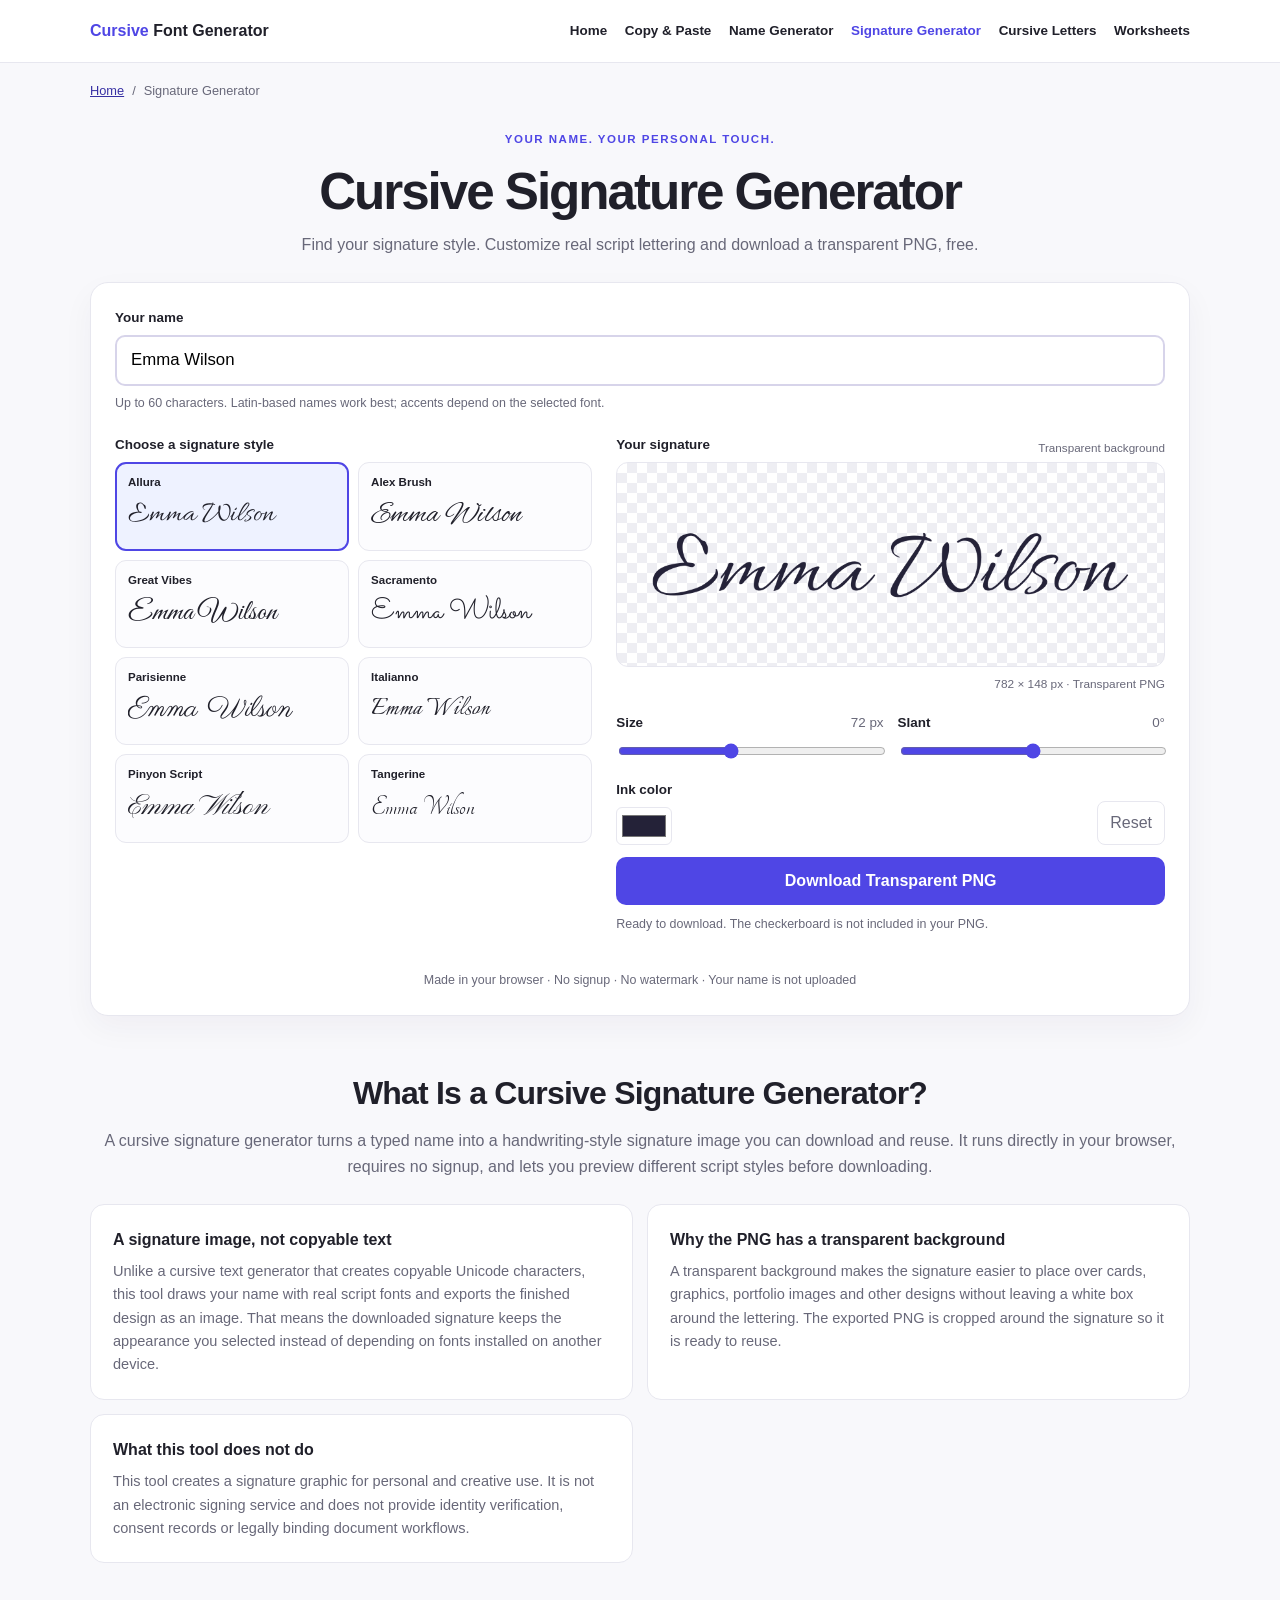
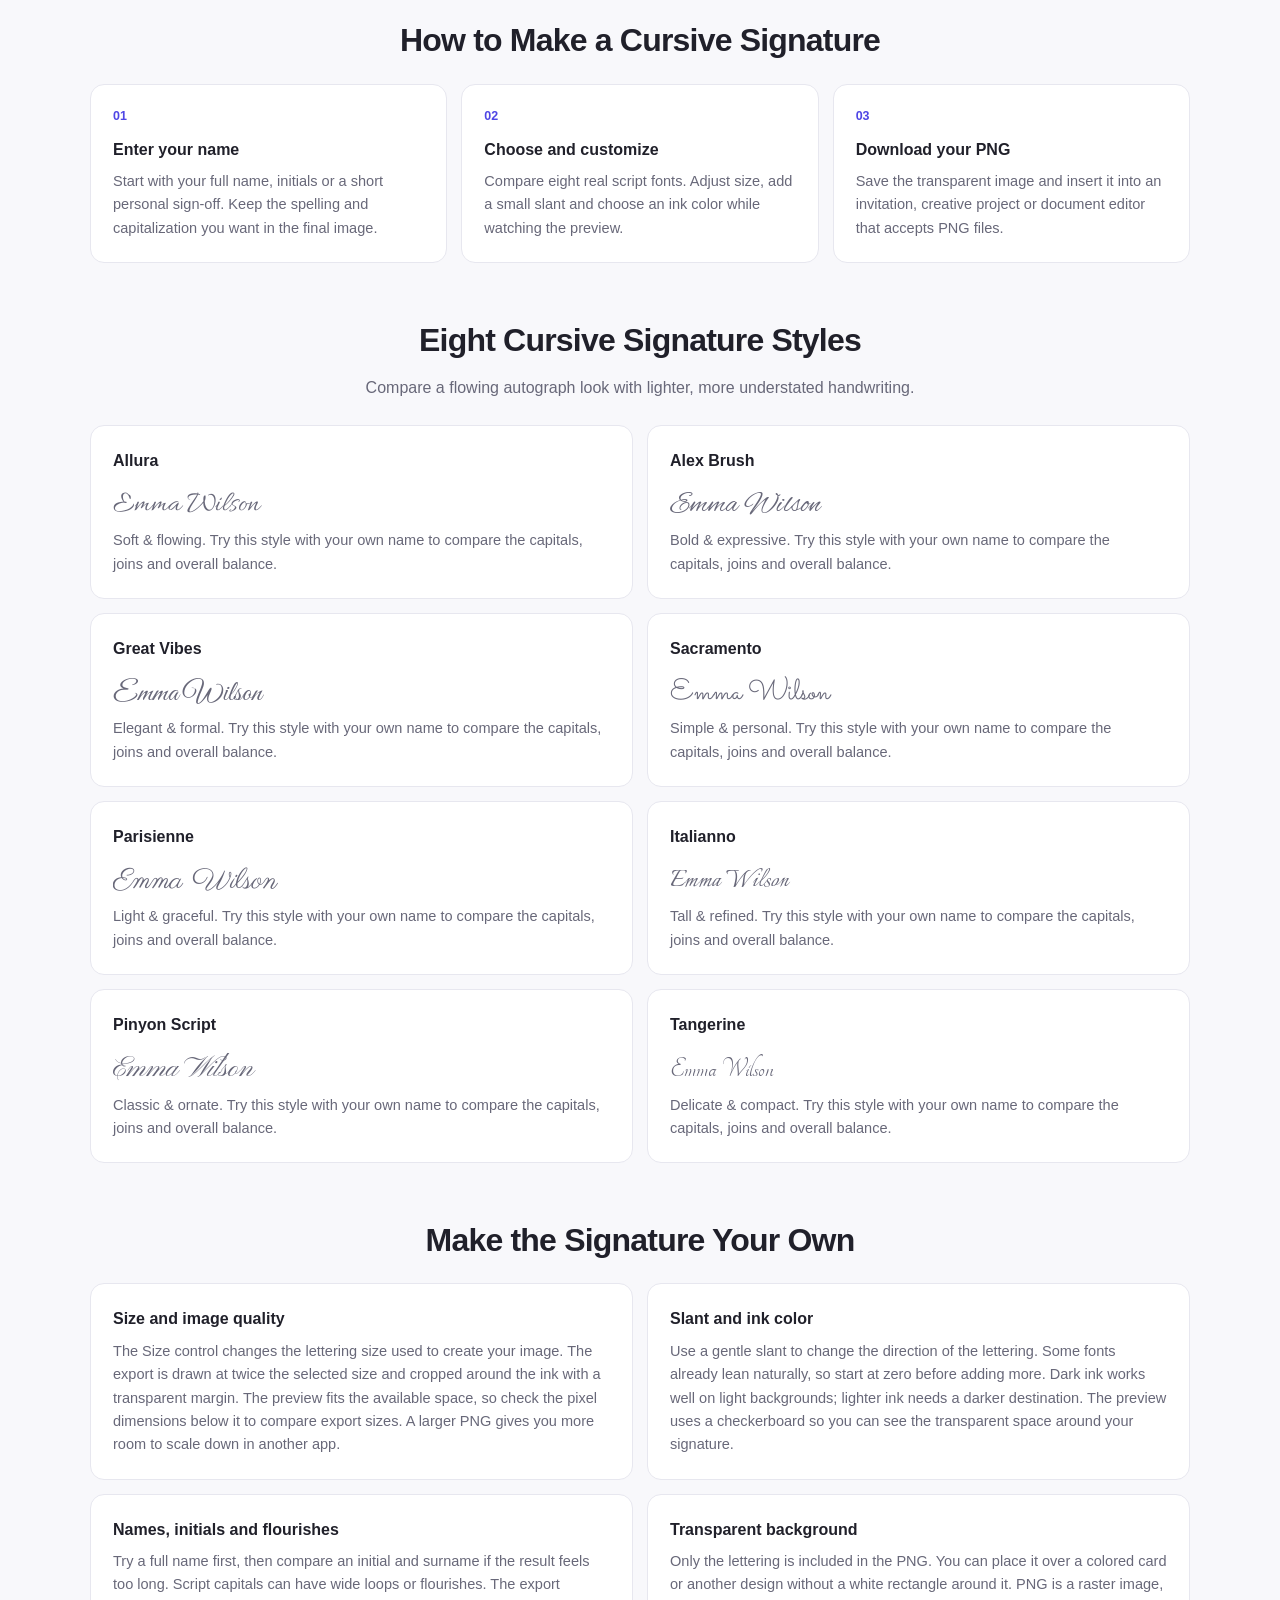
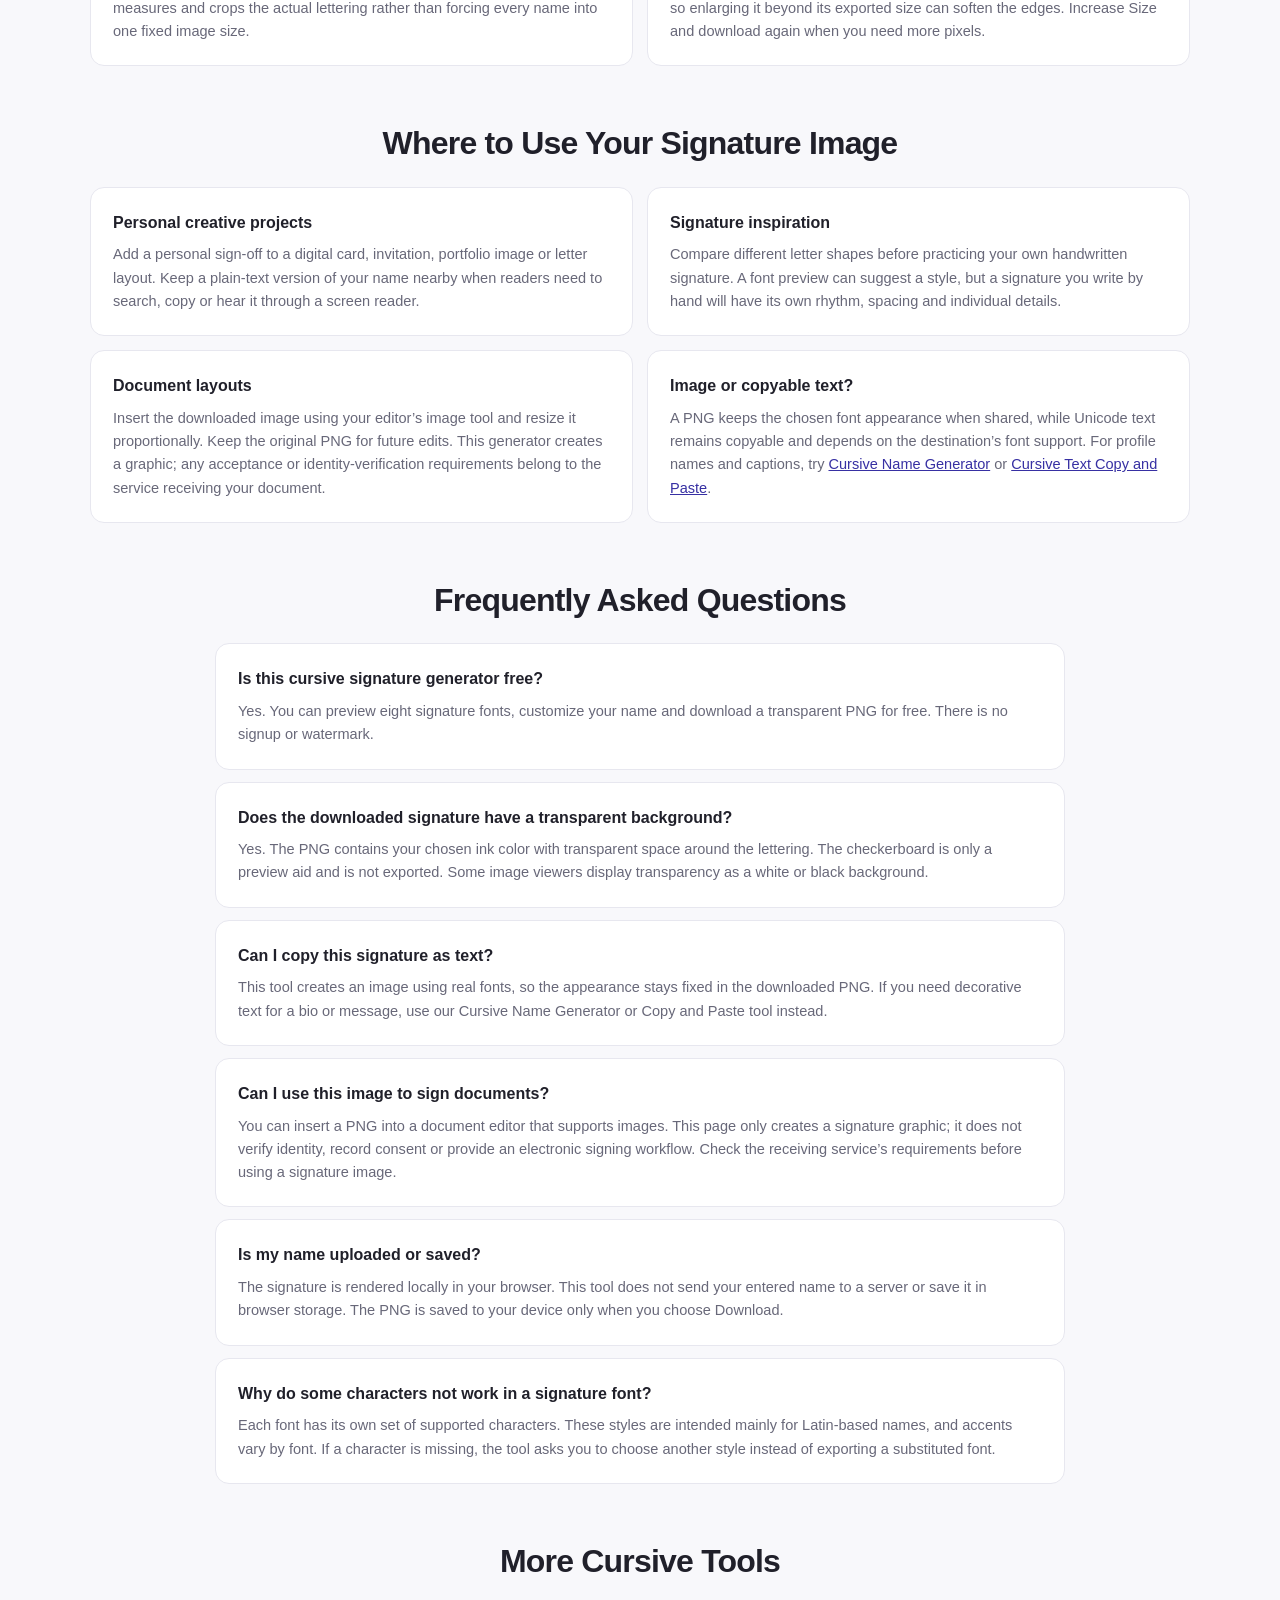
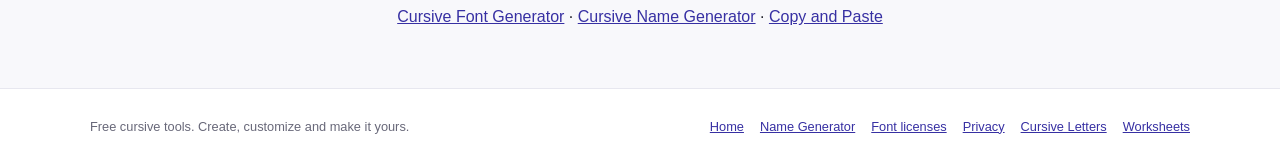
<file: cursive-signature-generator/index.html>
<!DOCTYPE html>
<html lang="en">
<head>
  <meta charset="UTF-8">
  <meta name="viewport" content="width=device-width, initial-scale=1">
  <title>Cursive Signature Generator — Free Transparent PNG</title>
  <meta name="description" content="Create a cursive signature from your name with 8 real script fonts. Adjust size, slant and ink color, then download a transparent PNG. Free, no signup.">
  <meta name="robots" content="index, follow">
  <meta name="theme-color" content="#4f46e5">
  <link rel="canonical" href="https://cursivefontsgenerator.com/cursive-signature-generator/">
  <meta property="og:type" content="website">
  <meta property="og:url" content="https://cursivefontsgenerator.com/cursive-signature-generator/">
  <meta property="og:title" content="Cursive Signature Generator — Free Transparent PNG">
  <meta property="og:description" content="Turn your name into a signature image with 8 real script fonts. Customize and download a transparent PNG, free.">
  <meta property="og:site_name" content="Cursive Font Generator">
  <meta property="og:image" content="https://cursivefontsgenerator.com/og/signature.png">
  <meta property="og:image:width" content="1200">
  <meta property="og:image:height" content="630">
  <meta property="og:image:alt" content="Cursive signature generator with transparent PNG export">
  <meta name="twitter:card" content="summary_large_image">
  <meta name="twitter:image" content="https://cursivefontsgenerator.com/og/signature.png">
  <link rel="icon" href="/favicon.png" type="image/png">
  <link rel="stylesheet" href="/cursive-signature-generator/fonts.css">
  <link rel="stylesheet" href="/cursive-signature-generator/signature.css">
  <script src="/cursive-signature-generator/signature.js" defer></script>
  <script type="text/javascript">
    (function(c,l,a,r,i,t,y){
        c[a]=c[a]||function(){(c[a].q=c[a].q||[]).push(arguments)};
        t=l.createElement(r);t.async=1;t.src="https://www.clarity.ms/tag/"+i;
        y=l.getElementsByTagName(r)[0];y.parentNode.insertBefore(t,y);
    })(window, document, "clarity", "script", "yqhsmpozg4");
  </script>
  <!-- Google tag (gtag.js) -->
  <script async src="https://www.googletagmanager.com/gtag/js?id=G-YBH862SJ7E"></script>
  <script>
    window.dataLayer = window.dataLayer || [];
    function gtag(){dataLayer.push(arguments);}
    gtag('js', new Date());
  
    gtag('config', 'G-YBH862SJ7E');
  </script>
</head>
<body>
  <a class="skip-link" href="#generator">Skip to generator</a>
  <header class="site-header"><div class="container header-inner">
    <a class="brand" href="/"><span class="brand-mark">Cursive</span> Font Generator</a>
    <nav class="header-nav" aria-label="Main navigation"><a href="/">Home</a><a href="/copy-and-paste/">Copy &amp; Paste</a><a href="/cursive-name-generator/">Name Generator</a><a href="/cursive-signature-generator/" aria-current="page">Signature Generator</a><a href="/cursive-letters/">Cursive Letters</a> <a href="/cursive-worksheets/">Worksheets</a></nav>
  </div></header>
  <main class="container">
    <nav class="breadcrumb" aria-label="Breadcrumb"><ol><li><a href="/">Home</a></li><li aria-current="page">Signature Generator</li></ol></nav>
    <div class="hero"><span class="eyebrow">Your name. Your personal touch.</span><h1>Cursive Signature Generator</h1><p>Find your signature style. Customize real script lettering and download a transparent PNG, free.</p></div>
    <section class="tool" id="generator" aria-label="Signature generator">
      <label for="signature-name">Your name</label>
      <input id="signature-name" type="text" value="Emma Wilson" placeholder="Type your name" maxlength="60" autocomplete="off" spellcheck="false" aria-describedby="name-help">
      <p class="hint" id="name-help">Up to 60 characters. Latin-based names work best; accents depend on the selected font.</p>
      <noscript><p>Please enable JavaScript to preview and download a signature. You can still browse the font examples below.</p></noscript>
      <div class="workspace">
        <div><span class="field-label" id="font-label">Choose a signature style</span><div class="font-grid" role="group" aria-labelledby="font-label"><button class="font-choice" type="button" data-family="Signature0" data-label="Allura" aria-pressed="true"><span class="font-title">Allura</span><span class="font-sample" style="font-family:Signature0,cursive" aria-hidden="true">Emma Wilson</span></button>
<button class="font-choice" type="button" data-family="Signature1" data-label="Alex Brush" aria-pressed="false"><span class="font-title">Alex Brush</span><span class="font-sample" style="font-family:Signature1,cursive" aria-hidden="true">Emma Wilson</span></button>
<button class="font-choice" type="button" data-family="Signature2" data-label="Great Vibes" aria-pressed="false"><span class="font-title">Great Vibes</span><span class="font-sample" style="font-family:Signature2,cursive" aria-hidden="true">Emma Wilson</span></button>
<button class="font-choice" type="button" data-family="Signature3" data-label="Sacramento" aria-pressed="false"><span class="font-title">Sacramento</span><span class="font-sample" style="font-family:Signature3,cursive" aria-hidden="true">Emma Wilson</span></button>
<button class="font-choice" type="button" data-family="Signature4" data-label="Parisienne" aria-pressed="false"><span class="font-title">Parisienne</span><span class="font-sample" style="font-family:Signature4,cursive" aria-hidden="true">Emma Wilson</span></button>
<button class="font-choice" type="button" data-family="Signature5" data-label="Italianno" aria-pressed="false"><span class="font-title">Italianno</span><span class="font-sample" style="font-family:Signature5,cursive" aria-hidden="true">Emma Wilson</span></button>
<button class="font-choice" type="button" data-family="Signature6" data-label="Pinyon Script" aria-pressed="false"><span class="font-title">Pinyon Script</span><span class="font-sample" style="font-family:Signature6,cursive" aria-hidden="true">Emma Wilson</span></button>
<button class="font-choice" type="button" data-family="Signature7" data-label="Tangerine" aria-pressed="false"><span class="font-title">Tangerine</span><span class="font-sample" style="font-family:Signature7,cursive" aria-hidden="true">Emma Wilson</span></button></div></div>
        <div class="preview-pane">
          <div class="preview-label"><span class="field-label">Your signature</span><span>Transparent background</span></div>
          <div class="preview"><canvas id="signature-canvas" width="600" height="220" role="img" aria-label="Signature preview" hidden></canvas></div>
          <p id="dimensions"></p>
          <div class="controls">
            <div><label for="size">Size <output id="size-value" for="size">72 px</output></label><input id="size" type="range" min="32" max="128" value="72"></div>
            <div><label for="slant">Slant <output id="slant-value" for="slant">0°</output></label><input id="slant" type="range" min="-15" max="15" value="0"></div>
          </div>
          <div class="bottom-controls"><div><label for="ink">Ink color</label><input id="ink" type="color" value="#242238"></div><button type="button" id="reset" class="reset">Reset</button></div>
          <button class="download" id="download" type="button" disabled>Download Transparent PNG</button>
          <p id="status" role="status" aria-live="polite">Loading your signature…</p>
        </div>
      </div>
      <p class="privacy-note">Made in your browser · No signup · No watermark · Your name is not uploaded</p>
    </section>
    <section class="content-section" aria-labelledby="what-title">
  <div class="section-heading">
    <h2 id="what-title">What Is a Cursive Signature Generator?</h2>
    <p>
      A cursive signature generator turns a typed name into a handwriting-style
      signature image you can download and reuse. It runs directly in your browser,
      requires no signup, and lets you preview different script styles before downloading.
    </p>
  </div>

  <div class="copy-grid">
    <article class="copy-block">
      <h3>A signature image, not copyable text</h3>
      <p>
        Unlike a cursive text generator that creates copyable Unicode characters,
        this tool draws your name with real script fonts and exports the finished
        design as an image. That means the downloaded signature keeps the appearance
        you selected instead of depending on fonts installed on another device.
      </p>
    </article>

    <article class="copy-block">
      <h3>Why the PNG has a transparent background</h3>
      <p>
        A transparent background makes the signature easier to place over cards,
        graphics, portfolio images and other designs without leaving a white box
        around the lettering. The exported PNG is cropped around the signature
        so it is ready to reuse.
      </p>
    </article>

    <article class="copy-block">
      <h3>What this tool does not do</h3>
      <p>
        This tool creates a signature graphic for personal and creative use.
        It is not an electronic signing service and does not provide identity
        verification, consent records or legally binding document workflows.
      </p>
    </article>
  </div>
</section>
    <section class="content-section" aria-labelledby="how-title"><div class="section-heading"><h2 id="how-title">How to Make a Cursive Signature</h2></div><ol class="steps"><li class="copy-block"><span class="step-number">01</span><h3>Enter your name</h3><p>Start with your full name, initials or a short personal sign-off. Keep the spelling and capitalization you want in the final image.</p></li><li class="copy-block"><span class="step-number">02</span><h3>Choose and customize</h3><p>Compare eight real script fonts. Adjust size, add a small slant and choose an ink color while watching the preview.</p></li><li class="copy-block"><span class="step-number">03</span><h3>Download your PNG</h3><p>Save the transparent image and insert it into an invitation, creative project or document editor that accepts PNG files.</p></li></ol></section><section class="content-section" aria-labelledby="styles-title"><div class="section-heading"><h2 id="styles-title">Eight Cursive Signature Styles</h2><p>Compare a flowing autograph look with lighter, more understated handwriting.</p></div><div class="copy-grid"><article class="copy-block"><h3>Allura</h3><p><span class="font-sample" style="font-family:Signature0,cursive">Emma Wilson</span>Soft & flowing. Try this style with your own name to compare the capitals, joins and overall balance.</p></article><article class="copy-block"><h3>Alex Brush</h3><p><span class="font-sample" style="font-family:Signature1,cursive">Emma Wilson</span>Bold & expressive. Try this style with your own name to compare the capitals, joins and overall balance.</p></article><article class="copy-block"><h3>Great Vibes</h3><p><span class="font-sample" style="font-family:Signature2,cursive">Emma Wilson</span>Elegant & formal. Try this style with your own name to compare the capitals, joins and overall balance.</p></article><article class="copy-block"><h3>Sacramento</h3><p><span class="font-sample" style="font-family:Signature3,cursive">Emma Wilson</span>Simple & personal. Try this style with your own name to compare the capitals, joins and overall balance.</p></article><article class="copy-block"><h3>Parisienne</h3><p><span class="font-sample" style="font-family:Signature4,cursive">Emma Wilson</span>Light & graceful. Try this style with your own name to compare the capitals, joins and overall balance.</p></article><article class="copy-block"><h3>Italianno</h3><p><span class="font-sample" style="font-family:Signature5,cursive">Emma Wilson</span>Tall & refined. Try this style with your own name to compare the capitals, joins and overall balance.</p></article><article class="copy-block"><h3>Pinyon Script</h3><p><span class="font-sample" style="font-family:Signature6,cursive">Emma Wilson</span>Classic & ornate. Try this style with your own name to compare the capitals, joins and overall balance.</p></article><article class="copy-block"><h3>Tangerine</h3><p><span class="font-sample" style="font-family:Signature7,cursive">Emma Wilson</span>Delicate & compact. Try this style with your own name to compare the capitals, joins and overall balance.</p></article></div></section><section class="content-section" aria-labelledby="customize-title"><div class="section-heading"><h2 id="customize-title">Make the Signature Your Own</h2></div><div class="copy-grid"><article class="copy-block"><h3>Size and image quality</h3><p>The Size control changes the lettering size used to create your image. The export is drawn at twice the selected size and cropped around the ink with a transparent margin. The preview fits the available space, so check the pixel dimensions below it to compare export sizes. A larger PNG gives you more room to scale down in another app.</p></article><article class="copy-block"><h3>Slant and ink color</h3><p>Use a gentle slant to change the direction of the lettering. Some fonts already lean naturally, so start at zero before adding more. Dark ink works well on light backgrounds; lighter ink needs a darker destination. The preview uses a checkerboard so you can see the transparent space around your signature.</p></article><article class="copy-block"><h3>Names, initials and flourishes</h3><p>Try a full name first, then compare an initial and surname if the result feels too long. Script capitals can have wide loops or flourishes. The export measures and crops the actual lettering rather than forcing every name into one fixed image size.</p></article><article class="copy-block"><h3>Transparent background</h3><p>Only the lettering is included in the PNG. You can place it over a colored card or another design without a white rectangle around it. PNG is a raster image, so enlarging it beyond its exported size can soften the edges. Increase Size and download again when you need more pixels.</p></article></div></section><section class="content-section" aria-labelledby="uses-title"><div class="section-heading"><h2 id="uses-title">Where to Use Your Signature Image</h2></div><div class="copy-grid"><article class="copy-block"><h3>Personal creative projects</h3><p>Add a personal sign-off to a digital card, invitation, portfolio image or letter layout. Keep a plain-text version of your name nearby when readers need to search, copy or hear it through a screen reader.</p></article><article class="copy-block"><h3>Signature inspiration</h3><p>Compare different letter shapes before practicing your own handwritten signature. A font preview can suggest a style, but a signature you write by hand will have its own rhythm, spacing and individual details.</p></article><article class="copy-block"><h3>Document layouts</h3><p>Insert the downloaded image using your editor’s image tool and resize it proportionally. Keep the original PNG for future edits. This generator creates a graphic; any acceptance or identity-verification requirements belong to the service receiving your document.</p></article><article class="copy-block"><h3>Image or copyable text?</h3><p>A PNG keeps the chosen font appearance when shared, while Unicode text remains copyable and depends on the destination’s font support. For profile names and captions, try <a href="/cursive-name-generator/">Cursive Name Generator</a> or <a href="/copy-and-paste/">Cursive Text Copy and Paste</a>.</p></article></div></section><section class="content-section" aria-labelledby="faq-title"><div class="section-heading"><h2 id="faq-title">Frequently Asked Questions</h2></div><div class="faq-list"><article class="copy-block"><h3>Is this cursive signature generator free?</h3><p>Yes. You can preview eight signature fonts, customize your name and download a transparent PNG for free. There is no signup or watermark.</p></article><article class="copy-block"><h3>Does the downloaded signature have a transparent background?</h3><p>Yes. The PNG contains your chosen ink color with transparent space around the lettering. The checkerboard is only a preview aid and is not exported. Some image viewers display transparency as a white or black background.</p></article><article class="copy-block"><h3>Can I copy this signature as text?</h3><p>This tool creates an image using real fonts, so the appearance stays fixed in the downloaded PNG. If you need decorative text for a bio or message, use our Cursive Name Generator or Copy and Paste tool instead.</p></article><article class="copy-block"><h3>Can I use this image to sign documents?</h3><p>You can insert a PNG into a document editor that supports images. This page only creates a signature graphic; it does not verify identity, record consent or provide an electronic signing workflow. Check the receiving service’s requirements before using a signature image.</p></article><article class="copy-block"><h3>Is my name uploaded or saved?</h3><p>The signature is rendered locally in your browser. This tool does not send your entered name to a server or save it in browser storage. The PNG is saved to your device only when you choose Download.</p></article><article class="copy-block"><h3>Why do some characters not work in a signature font?</h3><p>Each font has its own set of supported characters. These styles are intended mainly for Latin-based names, and accents vary by font. If a character is missing, the tool asks you to choose another style instead of exporting a substituted font.</p></article></div></section><section class="content-section" aria-labelledby="related-title"><div class="section-heading"><h2 id="related-title">More Cursive Tools</h2></div><p class="related"><a href="/">Cursive Font Generator</a> · <a href="/cursive-name-generator/">Cursive Name Generator</a> · <a href="/copy-and-paste/">Copy and Paste</a></p></section>
  </main>
  <footer class="site-footer"><div class="container footer-inner"><span>Free cursive tools. Create, customize and make it yours.</span><nav class="footer-nav" aria-label="Footer navigation"><a href="/">Home</a><a href="/cursive-name-generator/">Name Generator</a><a href="/cursive-signature-generator/fonts/LICENSES.txt">Font licenses</a><a href="/privacy/">Privacy</a><a href="/cursive-letters/">Cursive Letters</a> <a href="/cursive-worksheets/">Worksheets</a></nav></div></footer>
  <script type="application/json" id="font-coverage">[[13,32,33,34,35,36,37,38,39,40,41,42,43,44,45,46,47,48,49,50,51,52,53,54,55,56,57,58,59,60,61,62,63,64,65,66,67,68,69,70,71,72,73,74,75,76,77,78,79,80,81,82,83,84,85,86,87,88,89,90,91,92,93,94,95,96,97,98,99,100,101,102,103,104,105,106,107,108,109,110,111,112,113,114,115,116,117,118,119,120,121,122,123,124,125,126,160,161,162,163,164,165,166,167,168,169,170,171,172,173,174,175,176,177,178,179,180,181,182,183,184,185,186,187,188,189,190,191,192,193,194,195,196,197,198,199,200,201,202,203,204,205,206,207,208,209,210,211,212,213,214,215,216,217,218,219,220,221,222,223,224,225,226,227,228,229,230,231,232,233,234,235,236,237,238,239,240,241,242,243,244,245,246,247,248,249,250,251,252,253,254,255,256,257,258,259,260,261,262,263,264,265,266,267,268,269,270,271,272,273,274,275,276,277,278,279,280,281,282,283,284,285,286,287,288,289,290,291,292,293,294,295,296,297,298,299,300,301,302,303,304,305,306,307,308,309,310,311,312,313,314,315,316,317,318,319,320,321,322,323,324,325,326,327,328,329,330,331,332,333,334,335,336,337,338,339,340,341,342,343,344,345,346,347,348,349,350,351,352,353,354,355,356,357,358,359,360,361,362,363,364,365,366,367,368,369,370,371,372,373,374,375,376,377,378,379,380,381,382,383,399,402,416,417,431,432,452,453,454,455,456,457,458,459,460,461,462,486,487,490,491,506,507,508,509,510,511,512,513,514,515,516,517,518,519,520,521,522,523,524,525,526,527,528,529,530,531,532,533,534,535,536,537,538,539,554,555,556,557,560,561,562,563,567,601,697,698,700,710,711,728,729,730,731,732,733,768,769,770,771,772,774,775,776,777,778,779,780,783,785,786,795,803,804,806,807,808,814,817,821,916,931,937,956,960,7808,7809,7810,7811,7812,7813,7838,7840,7841,7842,7843,7844,7845,7846,7847,7848,7849,7850,7851,7852,7853,7854,7855,7856,7857,7858,7859,7860,7861,7862,7863,7864,7865,7866,7867,7868,7869,7870,7871,7872,7873,7874,7875,7876,7877,7878,7879,7880,7881,7882,7883,7884,7885,7886,7887,7888,7889,7890,7891,7892,7893,7894,7895,7896,7897,7898,7899,7900,7901,7902,7903,7904,7905,7906,7907,7908,7909,7910,7911,7912,7913,7914,7915,7916,7917,7918,7919,7920,7921,7922,7923,7924,7925,7926,7927,7928,7929,8208,8211,8212,8216,8217,8218,8220,8221,8222,8224,8225,8226,8230,8240,8242,8243,8249,8250,8252,8260,8274,8308,8353,8355,8356,8358,8359,8361,8363,8364,8365,8369,8370,8373,8377,8378,8380,8381,8470,8482,8706,8719,8721,8722,8725,8729,8730,8734,8747,8776,8800,8804,8805,9674,10216,10217,63171,63743,64256,64257,64258,64259,64260,64261,64262],[13,32,33,34,35,36,37,38,39,40,41,42,43,44,45,46,47,48,49,50,51,52,53,54,55,56,57,58,59,60,61,62,63,64,65,66,67,68,69,70,71,72,73,74,75,76,77,78,79,80,81,82,83,84,85,86,87,88,89,90,91,92,93,94,95,96,97,98,99,100,101,102,103,104,105,106,107,108,109,110,111,112,113,114,115,116,117,118,119,120,121,122,123,124,125,126,160,161,162,163,164,165,166,167,168,169,170,171,172,173,174,175,176,177,178,179,180,181,182,183,184,185,186,187,188,189,190,191,192,193,194,195,196,197,198,199,200,201,202,203,204,205,206,207,208,209,210,211,212,213,214,215,216,217,218,219,220,221,222,223,224,225,226,227,228,229,230,231,232,233,234,235,236,237,238,239,240,241,242,243,244,245,246,247,248,249,250,251,252,253,254,255,256,257,258,259,260,261,262,263,264,265,266,267,268,269,270,271,272,273,274,275,276,277,278,279,280,281,282,283,284,285,286,287,288,289,290,291,292,293,294,295,296,297,298,299,300,301,302,303,304,305,306,307,308,309,310,311,312,313,314,315,316,317,318,319,320,321,322,323,324,325,326,327,328,330,331,332,333,334,335,336,337,338,339,340,341,342,343,344,345,346,347,348,349,350,351,352,353,354,355,356,357,358,359,360,361,362,363,364,365,366,367,368,369,370,371,372,373,374,375,376,377,378,379,380,381,382,399,402,416,417,431,432,453,454,455,457,458,460,461,462,486,487,490,491,506,507,508,509,510,511,512,513,514,515,516,517,518,519,520,521,522,523,524,525,526,527,528,529,530,531,532,533,534,535,536,537,538,539,554,555,556,557,560,561,562,563,567,601,697,698,700,710,711,728,729,730,731,732,733,768,769,770,771,772,774,775,776,777,778,779,780,783,785,786,795,803,804,806,807,808,814,817,821,960,7808,7809,7810,7811,7812,7813,7838,7840,7841,7842,7843,7844,7845,7846,7847,7848,7849,7850,7851,7852,7853,7854,7855,7856,7857,7858,7859,7860,7861,7862,7863,7864,7865,7866,7867,7868,7869,7870,7871,7872,7873,7874,7875,7876,7877,7878,7879,7880,7881,7882,7883,7884,7885,7886,7887,7888,7889,7890,7891,7892,7893,7894,7895,7896,7897,7898,7899,7900,7901,7902,7903,7904,7905,7906,7907,7908,7909,7910,7911,7912,7913,7914,7915,7916,7917,7918,7919,7920,7921,7922,7923,7924,7925,7926,7927,7928,7929,8208,8211,8212,8216,8217,8218,8220,8221,8222,8224,8225,8226,8230,8240,8242,8243,8249,8250,8260,8274,8308,8353,8355,8356,8358,8359,8361,8363,8364,8365,8369,8370,8373,8377,8378,8380,8381,8467,8470,8482,8486,8494,8706,8710,8719,8721,8722,8725,8729,8730,8734,8747,8776,8800,8804,8805,9674,10216,10217,63743,64257,64258],[13,32,33,34,35,36,37,38,39,40,41,42,43,44,45,46,47,48,49,50,51,52,53,54,55,56,57,58,59,60,61,62,63,64,65,66,67,68,69,70,71,72,73,74,75,76,77,78,79,80,81,82,83,84,85,86,87,88,89,90,91,92,93,94,95,96,97,98,99,100,101,102,103,104,105,106,107,108,109,110,111,112,113,114,115,116,117,118,119,120,121,122,123,124,125,126,160,161,162,163,164,165,166,167,168,169,170,171,172,174,175,176,177,178,179,180,181,182,183,184,185,186,187,188,189,190,191,192,193,194,195,196,197,198,199,200,201,202,203,204,205,206,207,208,209,210,211,212,213,214,215,216,217,218,219,220,221,222,223,224,225,226,227,228,229,230,231,232,233,234,235,236,237,238,239,240,241,242,243,244,245,246,247,248,249,250,251,252,253,254,255,256,257,258,259,260,261,262,263,264,265,266,267,268,269,270,271,272,273,274,275,276,277,278,279,280,281,282,283,284,285,286,287,288,289,290,291,292,293,294,295,296,297,298,299,300,301,302,303,304,305,306,307,308,309,310,311,312,313,314,315,316,317,318,319,320,321,322,323,324,325,326,327,328,330,331,332,333,334,335,336,337,338,339,340,341,342,343,344,345,346,347,348,349,350,351,352,353,354,355,356,357,358,359,360,361,362,363,364,365,366,367,368,369,370,371,372,373,374,375,376,377,378,379,380,381,382,384,385,390,391,392,393,394,398,399,400,401,402,403,404,406,407,408,409,410,411,412,413,414,415,416,417,420,421,425,428,429,430,431,432,433,434,435,436,437,438,439,440,441,448,449,450,451,452,453,454,455,457,458,460,461,462,463,464,465,466,467,468,469,470,471,472,473,474,475,476,477,478,479,480,481,482,483,484,485,486,487,488,489,490,491,492,493,494,495,496,500,501,504,505,506,507,508,509,510,511,512,513,514,515,516,517,518,519,520,521,522,523,524,525,526,527,528,529,530,531,532,533,534,535,536,537,538,539,542,543,544,546,547,550,551,552,553,554,555,556,557,558,559,560,561,562,563,567,570,571,572,573,574,577,578,579,580,581,582,583,584,585,586,587,588,589,590,591,593,595,596,598,599,601,603,607,608,611,612,613,614,616,617,618,619,620,623,626,629,637,643,648,649,650,651,652,658,660,661,664,669,688,695,697,698,699,700,702,703,704,710,711,712,714,715,727,728,729,730,731,732,733,750,768,769,770,771,772,774,775,776,777,778,779,780,781,783,784,785,786,787,789,795,800,803,804,805,806,807,808,809,813,814,815,816,817,818,820,821,822,856,863,923,937,955,960,1024,1025,1026,1027,1028,1029,1030,1031,1032,1033,1034,1035,1036,1037,1038,1039,1040,1041,1042,1043,1044,1045,1046,1047,1048,1049,1050,1051,1052,1053,1054,1055,1056,1057,1058,1059,1060,1061,1062,1063,1064,1065,1066,1067,1068,1069,1070,1071,1072,1073,1074,1075,1076,1077,1078,1079,1080,1081,1082,1083,1084,1085,1086,1087,1088,1089,1090,1091,1092,1093,1094,1095,1096,1097,1098,1099,1100,1101,1102,1103,1104,1105,1106,1107,1108,1109,1110,1111,1112,1113,1114,1115,1116,1117,1118,1119,1122,1123,1168,1169,3647,7512,7515,7549,7588,7611,7620,7621,7622,7623,7624,7626,7680,7681,7682,7683,7684,7685,7686,7687,7688,7689,7690,7691,7692,7693,7694,7695,7696,7697,7698,7699,7700,7701,7702,7703,7704,7705,7706,7707,7708,7709,7710,7711,7712,7713,7714,7715,7716,7717,7718,7719,7720,7721,7722,7723,7724,7725,7726,7727,7728,7729,7730,7731,7732,7733,7734,7735,7736,7737,7738,7739,7740,7741,7742,7743,7744,7745,7746,7747,7748,7749,7750,7751,7752,7753,7754,7755,7756,7757,7758,7759,7760,7761,7762,7763,7764,7765,7766,7767,7768,7769,7770,7771,7772,7773,7774,7775,7776,7777,7778,7779,7780,7781,7782,7783,7784,7785,7786,7787,7788,7789,7790,7791,7792,7793,7794,7795,7796,7797,7798,7799,7800,7801,7802,7803,7804,7805,7806,7807,7808,7809,7810,7811,7812,7813,7814,7815,7816,7817,7818,7819,7820,7821,7822,7823,7824,7825,7826,7827,7828,7829,7838,7840,7841,7842,7843,7844,7845,7846,7847,7848,7849,7850,7851,7852,7853,7854,7855,7856,7857,7858,7859,7860,7861,7862,7863,7864,7865,7866,7867,7868,7869,7870,7871,7872,7873,7874,7875,7876,7877,7878,7879,7880,7881,7882,7883,7884,7885,7886,7887,7888,7889,7890,7891,7892,7893,7894,7895,7896,7897,7898,7899,7900,7901,7902,7903,7904,7905,7906,7907,7908,7909,7910,7911,7912,7913,7914,7915,7916,7917,7918,7919,7920,7921,7922,7923,7924,7925,7926,7927,7928,7929,8192,8193,8194,8195,8196,8197,8198,8199,8200,8201,8202,8203,8208,8209,8211,8212,8213,8216,8217,8218,8220,8221,8222,8224,8225,8226,8230,8239,8240,8242,8243,8249,8250,8260,8274,8287,8304,8305,8308,8309,8310,8311,8312,8313,8319,8320,8321,8322,8323,8324,8325,8326,8327,8328,8329,8353,8355,8356,8358,8359,8361,8363,8364,8365,8366,8369,8370,8372,8373,8376,8377,8378,8380,8381,8470,8482,8486,8528,8529,8530,8531,8532,8537,8538,8539,8540,8541,8542,8706,8710,8719,8721,8722,8725,8729,8730,8734,8747,8776,8800,8804,8805,9674,10216,10217,11360,11361,11362,11363,11364,11365,11366,11373,11378,11379,42790,42791,42816,42817,42889,42890,42891,42892,42893,42920,42921,42922,42925,42926,42930,42931,42932,42933,42934,42935,42936,42937,42970,42971,42972,43859,63171,63743,64257,64258],[32,33,34,35,36,37,38,39,40,41,42,43,44,45,46,47,48,49,50,51,52,53,54,55,56,57,58,59,60,61,62,63,64,65,66,67,68,69,70,71,72,73,74,75,76,77,78,79,80,81,82,83,84,85,86,87,88,89,90,91,92,93,94,95,96,97,98,99,100,101,102,103,104,105,106,107,108,109,110,111,112,113,114,115,116,117,118,119,120,121,122,123,124,125,126,160,161,162,163,164,165,166,167,168,169,170,171,172,173,174,175,176,177,178,179,180,181,182,183,184,185,186,187,188,189,190,191,192,193,194,195,196,197,198,199,200,201,202,203,204,205,206,207,208,209,210,211,212,213,214,215,216,217,218,219,220,221,222,223,224,225,226,227,228,229,230,231,232,233,234,235,236,237,238,239,240,241,242,243,244,245,246,247,248,249,250,251,252,253,254,255,256,257,258,259,260,261,262,263,264,265,266,267,268,269,270,271,272,273,274,275,276,277,278,279,280,281,282,283,284,285,286,287,288,289,290,291,292,293,294,295,296,297,299,300,301,302,303,304,305,306,307,308,309,310,311,312,313,314,315,316,317,318,319,320,321,322,323,324,325,326,327,328,329,330,331,332,333,334,335,336,337,338,339,340,341,342,343,344,345,346,347,348,349,350,351,352,353,354,355,356,357,358,359,360,361,362,363,364,365,366,367,368,369,370,371,372,373,374,375,376,377,378,379,380,381,382,402,508,509,510,511,567,710,711,728,729,730,731,732,733,789,956,7808,7809,7810,7811,7812,7813,7922,7923,8211,8212,8216,8217,8218,8220,8221,8222,8224,8225,8226,8230,8240,8249,8250,8260,8364,8482,8706,8722,8725,8730,8734,8776,8800,8804,8805,64257,64258],[32,33,34,35,36,37,38,39,40,41,42,43,44,45,46,47,48,49,50,51,52,53,54,55,56,57,58,59,60,61,62,63,64,65,66,67,68,69,70,71,72,73,74,75,76,77,78,79,80,81,82,83,84,85,86,87,88,89,90,91,92,93,94,95,96,97,98,99,100,101,102,103,104,105,106,107,108,109,110,111,112,113,114,115,116,117,118,119,120,121,122,123,124,125,126,160,161,162,163,164,165,166,167,168,169,170,171,172,173,174,175,176,177,178,179,180,181,182,183,184,185,186,187,188,189,190,191,192,193,194,195,196,197,198,199,200,201,202,203,204,205,206,207,208,209,210,211,212,213,214,215,216,217,218,219,220,221,222,223,224,225,226,227,228,229,230,231,232,233,234,235,236,237,238,239,240,241,242,243,244,245,246,247,248,249,250,251,252,253,254,255,256,257,258,259,260,261,262,263,264,265,266,267,268,269,270,271,272,273,274,275,276,277,278,279,280,281,282,283,284,285,286,287,288,289,290,291,292,293,294,295,296,297,298,299,300,301,302,303,304,305,306,307,308,309,310,311,312,313,314,315,316,317,318,319,320,321,322,323,324,325,326,327,328,329,330,331,332,333,334,335,336,337,338,339,340,341,342,343,344,345,346,347,348,349,350,351,352,353,354,355,356,357,358,359,360,361,362,363,364,365,366,367,368,369,370,371,372,373,374,375,376,377,378,379,380,381,382,402,508,509,510,511,567,710,711,728,729,730,731,732,733,956,7808,7809,7810,7811,7812,7813,7922,7923,8211,8212,8216,8217,8218,8220,8221,8222,8224,8225,8226,8230,8240,8249,8250,8260,8364,8482,8706,8722,8725,8776,8800,8804,8805,64257,64258],[32,33,34,35,36,37,38,39,40,41,42,43,44,45,46,47,48,49,50,51,52,53,54,55,56,57,58,59,60,61,62,63,64,65,66,67,68,69,70,71,72,73,74,75,76,77,78,79,80,81,82,83,84,85,86,87,88,89,90,91,92,93,94,95,96,97,98,99,100,101,102,103,104,105,106,107,108,109,110,111,112,113,114,115,116,117,118,119,120,121,122,123,124,125,126,127,160,161,162,163,164,165,166,167,168,169,170,171,172,173,174,175,176,177,178,179,180,181,182,183,184,185,186,187,188,189,190,191,192,193,194,195,196,197,198,199,200,201,202,203,204,205,206,207,208,209,210,211,212,213,214,215,216,217,218,219,220,221,222,223,224,225,226,227,228,229,230,231,232,233,234,235,236,237,238,239,240,241,242,243,244,245,246,247,248,249,250,251,252,253,254,255,256,257,258,259,260,261,262,263,264,265,266,267,268,269,270,271,272,273,274,275,278,279,280,281,282,283,284,285,286,287,288,289,290,291,292,293,294,295,296,297,298,299,302,303,304,305,308,309,310,311,312,313,314,315,316,317,318,321,322,323,324,325,326,327,328,330,331,332,333,336,337,338,339,340,341,342,343,344,345,346,347,348,349,350,351,352,353,354,355,356,357,358,359,360,361,362,363,364,365,366,367,368,369,370,371,372,373,374,375,376,377,378,379,380,381,382,383,402,416,417,431,432,536,537,538,539,567,710,711,728,729,730,731,732,733,768,769,770,771,772,774,775,776,777,778,779,780,786,795,803,806,807,808,960,7808,7809,7810,7811,7812,7813,7838,7840,7841,7842,7843,7844,7845,7846,7847,7848,7849,7850,7851,7852,7853,7854,7855,7856,7857,7858,7859,7860,7861,7862,7863,7864,7865,7866,7867,7868,7869,7870,7871,7872,7873,7874,7875,7876,7877,7878,7879,7880,7881,7882,7883,7884,7885,7886,7887,7888,7889,7890,7891,7892,7893,7894,7895,7896,7897,7898,7899,7900,7901,7902,7903,7904,7905,7906,7907,7908,7909,7910,7911,7912,7913,7914,7915,7916,7917,7918,7919,7920,7921,7922,7923,7924,7925,7926,7927,7928,7929,8211,8212,8216,8217,8218,8220,8221,8222,8224,8225,8226,8230,8240,8249,8250,8260,8304,8308,8309,8310,8311,8312,8313,8320,8321,8322,8323,8324,8325,8326,8327,8328,8329,8353,8364,8482,8486,8706,8710,8719,8721,8722,8725,8730,8734,8747,8776,8800,8804,8805,9674,63171,63743,64257,64258],[13,32,33,34,35,36,37,38,39,40,41,42,43,44,45,46,47,48,49,50,51,52,53,54,55,56,57,58,59,60,61,62,63,64,65,66,67,68,69,70,71,72,73,74,75,76,77,78,79,80,81,82,83,84,85,86,87,88,89,90,91,92,93,94,95,96,97,98,99,100,101,102,103,104,105,106,107,108,109,110,111,112,113,114,115,116,117,118,119,120,121,122,123,124,125,126,160,161,162,163,164,165,166,167,168,169,170,171,172,174,175,176,177,178,179,180,181,182,183,184,185,186,187,188,189,190,191,192,193,194,195,196,197,198,199,200,201,202,203,204,205,206,207,208,209,210,211,212,213,214,215,216,217,218,219,220,221,222,223,224,225,226,227,228,229,230,231,232,233,234,235,236,237,238,239,240,241,242,243,244,245,246,247,248,249,250,251,252,253,254,255,256,257,258,259,260,261,262,263,264,265,266,267,268,269,270,271,272,273,274,275,276,277,278,279,280,281,282,283,284,285,286,287,288,289,290,291,292,293,294,295,296,297,298,299,300,301,302,303,304,305,306,307,308,309,310,311,312,313,314,315,316,317,318,319,320,321,322,323,324,325,326,327,328,330,331,332,333,334,335,336,337,338,339,340,341,342,343,344,345,346,347,348,349,350,351,352,353,354,355,356,357,358,359,360,361,362,363,364,365,366,367,368,369,370,371,372,373,374,375,376,377,378,379,380,381,382,383,385,393,394,398,399,402,408,409,416,417,431,432,435,436,437,438,452,453,454,455,456,457,458,459,460,461,462,463,464,465,466,467,468,469,470,471,472,473,474,475,476,477,478,479,480,481,482,483,486,487,488,489,490,491,497,498,499,500,501,504,505,506,507,508,509,510,511,512,513,514,515,516,517,518,519,520,521,522,523,524,525,526,527,528,529,530,531,532,533,534,535,536,537,538,539,542,543,550,551,552,553,554,555,556,557,558,559,560,561,562,563,567,581,595,598,599,601,652,710,711,728,729,730,731,732,733,768,769,770,771,772,774,775,776,777,778,779,780,783,785,786,795,803,804,805,806,807,808,813,814,816,817,7680,7681,7682,7683,7684,7685,7686,7687,7688,7689,7690,7691,7692,7693,7694,7695,7696,7697,7698,7699,7700,7701,7702,7703,7704,7705,7706,7707,7708,7709,7710,7711,7712,7713,7714,7715,7716,7717,7718,7719,7720,7721,7722,7723,7724,7725,7726,7727,7728,7729,7730,7731,7732,7733,7734,7735,7738,7739,7740,7741,7742,7743,7744,7745,7746,7747,7748,7749,7750,7751,7752,7753,7754,7755,7756,7757,7758,7759,7760,7761,7762,7763,7764,7765,7766,7767,7768,7769,7770,7771,7772,7773,7774,7775,7776,7777,7778,7779,7780,7781,7782,7783,7784,7785,7786,7787,7788,7789,7790,7791,7792,7793,7794,7795,7796,7797,7798,7799,7800,7801,7802,7803,7804,7805,7806,7807,7808,7809,7810,7811,7812,7813,7814,7815,7816,7817,7818,7819,7820,7821,7822,7823,7824,7825,7826,7827,7828,7829,7831,7838,7840,7841,7842,7843,7844,7845,7846,7847,7848,7849,7850,7851,7852,7853,7854,7855,7856,7857,7858,7859,7860,7861,7862,7863,7864,7865,7866,7867,7868,7869,7870,7871,7872,7873,7874,7875,7876,7877,7878,7879,7880,7881,7882,7883,7884,7885,7886,7887,7888,7889,7890,7891,7892,7893,7894,7895,7896,7897,7898,7899,7900,7901,7902,7903,7904,7905,7906,7907,7908,7909,7910,7911,7912,7913,7914,7915,7916,7917,7918,7919,7920,7921,7922,7923,7924,7925,7926,7927,7928,7929,8192,8193,8194,8195,8196,8197,8198,8199,8200,8201,8202,8203,8205,8209,8211,8212,8216,8217,8218,8220,8221,8222,8224,8225,8226,8230,8239,8242,8243,8249,8250,8260,8287,8308,8364,8470,8482,8494,8531,8532,8722,8800,9676,42891,42892,64257,64258],[32,33,34,35,36,37,38,39,40,41,42,43,44,45,46,47,48,49,50,51,52,53,54,55,56,57,58,59,60,61,62,63,64,65,66,67,68,69,70,71,72,73,74,75,76,77,78,79,80,81,82,83,84,85,86,87,88,89,90,91,92,93,94,95,96,97,98,99,100,101,102,103,104,105,106,107,108,109,110,111,112,113,114,115,116,117,118,119,120,121,122,123,124,125,126,160,161,162,163,164,165,166,167,168,169,170,171,172,174,176,177,178,179,180,181,182,183,184,185,186,187,188,189,190,191,192,193,194,195,196,197,198,199,200,201,202,203,204,205,206,207,208,209,210,211,212,213,214,215,216,217,218,219,220,221,222,223,224,225,226,227,228,229,230,231,232,233,234,235,236,237,238,239,240,241,242,243,244,245,246,247,248,249,250,251,252,253,254,255,305,321,322,338,339,352,353,376,381,382,402,710,711,728,729,730,731,732,733,956,8211,8212,8216,8217,8218,8220,8221,8222,8224,8225,8226,8230,8240,8249,8250,8260,8364,8482,8722,64257,64258]]</script>
  <script type="application/ld+json">{"@context": "https://schema.org", "@type": "FAQPage", "mainEntity": [{"@type": "Question", "name": "Is this cursive signature generator free?", "acceptedAnswer": {"@type": "Answer", "text": "Yes. You can preview eight signature fonts, customize your name and download a transparent PNG for free. There is no signup or watermark."}}, {"@type": "Question", "name": "Does the downloaded signature have a transparent background?", "acceptedAnswer": {"@type": "Answer", "text": "Yes. The PNG contains your chosen ink color with transparent space around the lettering. The checkerboard is only a preview aid and is not exported. Some image viewers display transparency as a white or black background."}}, {"@type": "Question", "name": "Can I copy this signature as text?", "acceptedAnswer": {"@type": "Answer", "text": "This tool creates an image using real fonts, so the appearance stays fixed in the downloaded PNG. If you need decorative text for a bio or message, use our Cursive Name Generator or Copy and Paste tool instead."}}, {"@type": "Question", "name": "Can I use this image to sign documents?", "acceptedAnswer": {"@type": "Answer", "text": "You can insert a PNG into a document editor that supports images. This page only creates a signature graphic; it does not verify identity, record consent or provide an electronic signing workflow. Check the receiving service’s requirements before using a signature image."}}, {"@type": "Question", "name": "Is my name uploaded or saved?", "acceptedAnswer": {"@type": "Answer", "text": "The signature is rendered locally in your browser. This tool does not send your entered name to a server or save it in browser storage. The PNG is saved to your device only when you choose Download."}}, {"@type": "Question", "name": "Why do some characters not work in a signature font?", "acceptedAnswer": {"@type": "Answer", "text": "Each font has its own set of supported characters. These styles are intended mainly for Latin-based names, and accents vary by font. If a character is missing, the tool asks you to choose another style instead of exporting a substituted font."}}]}</script>
<script type="application/ld+json">{"@context": "https://schema.org", "@type": "BreadcrumbList", "itemListElement": [{"@type": "ListItem", "position": 1, "name": "Home", "item": "https://cursivefontsgenerator.com/"}, {"@type": "ListItem", "position": 2, "name": "Cursive Signature Generator", "item": "https://cursivefontsgenerator.com/cursive-signature-generator/"}]}</script>
</body>
</html>
</file>
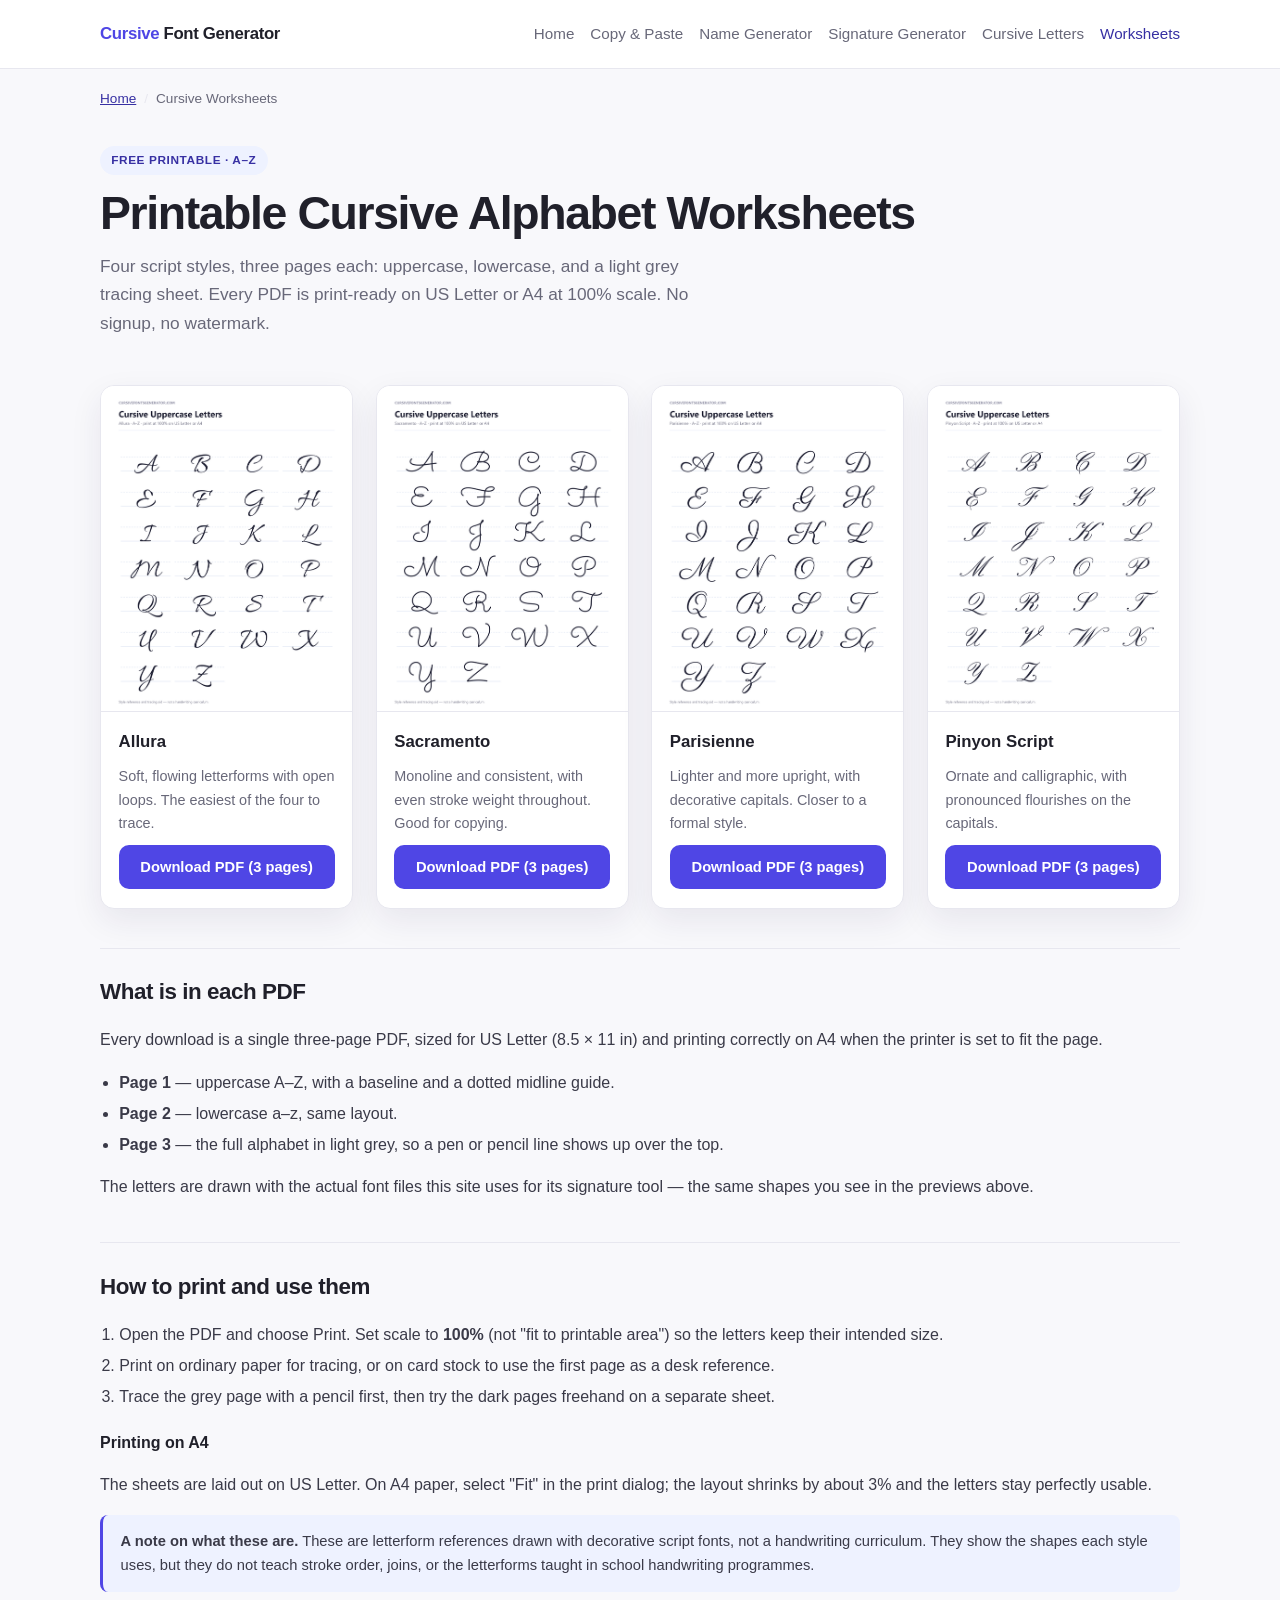
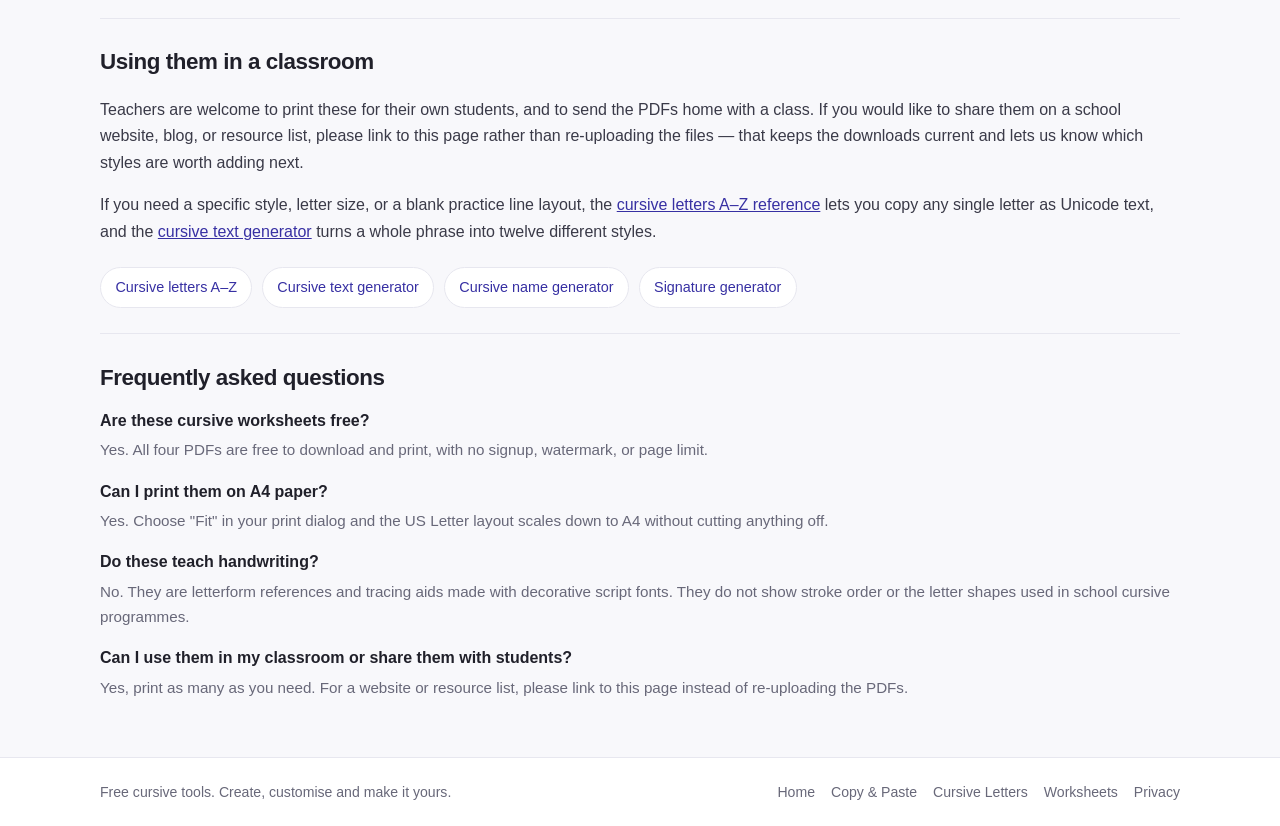
<file: cursive-worksheets/index.html>
<!DOCTYPE html>
<html lang="en">
<head>
<meta charset="UTF-8">
<meta name="viewport" content="width=device-width, initial-scale=1.0">
<title>Printable Cursive Alphabet Worksheets (A–Z) — Free PDF</title>
<meta name="description" content="Download free cursive alphabet worksheets in four script styles. Uppercase, lowercase and tracing sheets, print-ready on US Letter or A4.">
<meta name="robots" content="index, follow">
<meta name="theme-color" content="#4F46E5">
<link rel="canonical" href="https://cursivefontsgenerator.com/cursive-worksheets/">
<meta property="og:type" content="website">
<meta property="og:url" content="https://cursivefontsgenerator.com/cursive-worksheets/">
<meta property="og:title" content="Printable Cursive Alphabet Worksheets (A–Z) — Free PDF">
<meta property="og:description" content="Four script styles, three printable pages each: uppercase, lowercase and tracing sheets.">
<meta property="og:site_name" content="Cursive Font Generator">
<meta property="og:image" content="https://cursivefontsgenerator.com/og/worksheets.png">
<meta property="og:image:width" content="1200">
<meta property="og:image:height" content="630">
<meta name="twitter:card" content="summary_large_image">
<meta name="twitter:image" content="https://cursivefontsgenerator.com/og/worksheets.png">
<link rel="icon" href="/favicon.png" type="image/png">
<style>
  :root {
    --accent: #4F46E5;
    --accent-dark: #3730A3;
    --accent-soft: #EEF2FF;
    --ink: #20202A;
    --muted: #686879;
    --line: #E7E7EF;
    --surface: #FFFFFF;
    --page: #F8F8FB;
    --radius: 14px;
    --shadow: 0 12px 32px rgba(35, 31, 78, .08);
  }
  * { box-sizing: border-box; }
  body {
    margin: 0;
    color: var(--ink);
    background: var(--page);
    font-family: -apple-system, BlinkMacSystemFont, "Segoe UI", Roboto, Helvetica, Arial, sans-serif;
    line-height: 1.65;
    -webkit-font-smoothing: antialiased;
  }
  a { color: var(--accent-dark); }
  .container { width: min(1080px, calc(100% - 2rem)); margin-inline: auto; }
  .site-header { background: rgba(255,255,255,.94); border-bottom: 1px solid var(--line); }
  .header-inner { min-height: 68px; display: flex; align-items: center; justify-content: space-between; gap: 1rem; flex-wrap: wrap; padding-block: .7rem; }
  .brand { font-size: 1.05rem; font-weight: 800; text-decoration: none; color: var(--ink); letter-spacing: -.02em; }
  .brand-mark { color: var(--accent); }
  .header-nav { display: flex; flex-wrap: wrap; gap: 1rem; font-size: .95rem; }
  .header-nav a { color: var(--muted); text-decoration: none; }
  .header-nav a:hover, .header-nav a[aria-current="page"] { color: var(--accent-dark); }
  .breadcrumb { font-size: .85rem; color: var(--muted); padding: 1.2rem 0 0; }
  .breadcrumb ol { list-style: none; display: flex; gap: .5rem; padding: 0; margin: 0; flex-wrap: wrap; }
  .breadcrumb li + li::before { content: "/"; margin-right: .5rem; color: var(--line); }
  .hero { padding: 2.2rem 0 1.4rem; }
  .eyebrow { display: inline-block; margin: 0 0 .8rem; padding: .3rem .7rem; color: var(--accent-dark); background: var(--accent-soft); border-radius: 999px; font-size: .74rem; font-weight: 750; letter-spacing: .05em; text-transform: uppercase; }
  h1 { font-size: clamp(1.9rem, 4.4vw, 2.9rem); line-height: 1.1; letter-spacing: -.03em; margin: 0 0 .8rem; }
  .lede { font-size: 1.08rem; color: var(--muted); max-width: 62ch; margin: 0; }
  .sheets { display: grid; grid-template-columns: repeat(auto-fit, minmax(230px, 1fr)); gap: 1.4rem; padding: 1.6rem 0 2.4rem; }
  .sheet-card { background: var(--surface); border: 1px solid var(--line); border-radius: var(--radius); box-shadow: var(--shadow); overflow: hidden; display: flex; flex-direction: column; }
  .sheet-card img { display: block; width: 100%; height: auto; border-bottom: 1px solid var(--line); background: #fff; }
  .sheet-body { padding: 1rem 1.1rem 1.2rem; display: flex; flex-direction: column; gap: .55rem; flex: 1; }
  .sheet-body h2 { font-size: 1.05rem; margin: 0; }
  .sheet-body p { margin: 0; color: var(--muted); font-size: .9rem; flex: 1; }
  .btn { display: inline-block; text-align: center; padding: .62rem 1rem; border-radius: 10px; background: var(--accent); color: #fff; text-decoration: none; font-weight: 650; font-size: .92rem; }
  .btn:hover { background: var(--accent-dark); }
  .section { padding: 1.6rem 0; border-top: 1px solid var(--line); }
  .section h2 { font-size: 1.4rem; letter-spacing: -.02em; margin: 0 0 .7rem; }
  .section h3 { font-size: 1rem; margin: 1.2rem 0 .35rem; }
  .section p, .section li { color: #3a3a48; }
  .section ul, .section ol { padding-left: 1.2rem; }
  .section li { margin: .3rem 0; }
  .note { background: var(--accent-soft); border-left: 3px solid var(--accent); border-radius: 8px; padding: .9rem 1.1rem; font-size: .92rem; color: #3a3a48; }
  .faq { display: grid; gap: 1rem; }
  .faq h3 { margin: 0 0 .2rem; font-size: 1rem; }
  .faq p { margin: 0; color: var(--muted); font-size: .95rem; }
  .more { display: flex; flex-wrap: wrap; gap: .6rem; padding-top: .4rem; }
  .more a { background: var(--surface); border: 1px solid var(--line); border-radius: 999px; padding: .45rem .9rem; text-decoration: none; font-size: .9rem; }
  .site-footer { border-top: 1px solid var(--line); background: var(--surface); margin-top: 2rem; }
  .footer-inner { display: flex; flex-wrap: wrap; gap: 1rem; justify-content: space-between; align-items: center; padding: 1.4rem 0; color: var(--muted); font-size: .88rem; }
  .footer-nav { display: flex; flex-wrap: wrap; gap: 1rem; }
  .footer-nav a { color: var(--muted); text-decoration: none; }
  @media (max-width: 680px) {
    .header-inner { justify-content: center; }
    .header-nav { justify-content: center; }
  }
</style>
</head>
<body>
<a class="skip-link" href="#sheets" style="position:absolute;left:-9999px">Skip to worksheets</a>
<header class="site-header">
  <div class="container header-inner">
    <a class="brand" href="/"><span class="brand-mark">Cursive</span> Font Generator</a>
    <nav class="header-nav" aria-label="Main navigation">
      <a href="/">Home</a>
      <a href="/copy-and-paste/">Copy &amp; Paste</a>
      <a href="/cursive-name-generator/">Name Generator</a>
      <a href="/cursive-signature-generator/">Signature Generator</a>
      <a href="/cursive-letters/">Cursive Letters</a>
      <a href="/cursive-worksheets/" aria-current="page">Worksheets</a>
    </nav>
  </div>
</header>

<main class="container">
  <nav class="breadcrumb" aria-label="Breadcrumb">
    <ol><li><a href="/">Home</a></li><li aria-current="page">Cursive Worksheets</li></ol>
  </nav>

  <div class="hero">
    <span class="eyebrow">Free printable · A–Z</span>
    <h1>Printable Cursive Alphabet Worksheets</h1>
    <p class="lede">Four script styles, three pages each: uppercase, lowercase, and a light grey tracing sheet. Every PDF is print-ready on US Letter or A4 at 100% scale. No signup, no watermark.</p>
  </div>

  <section id="sheets" class="sheets" aria-label="Download the worksheets">
    <article class="sheet-card">
      <img src="/cursive-worksheets/pdf/preview-allura.png" width="541" height="700" alt="Cursive uppercase alphabet worksheet set in the Allura script style">
      <div class="sheet-body">
        <h2>Allura</h2>
        <p>Soft, flowing letterforms with open loops. The easiest of the four to trace.</p>
        <a class="btn" href="/cursive-worksheets/pdf/cursive-alphabet-allura.pdf" download>Download PDF (3 pages)</a>
      </div>
    </article>
    <article class="sheet-card">
      <img src="/cursive-worksheets/pdf/preview-sacramento.png" width="541" height="700" alt="Cursive alphabet worksheet set in the Sacramento script style" loading="lazy">
      <div class="sheet-body">
        <h2>Sacramento</h2>
        <p>Monoline and consistent, with even stroke weight throughout. Good for copying.</p>
        <a class="btn" href="/cursive-worksheets/pdf/cursive-alphabet-sacramento.pdf" download>Download PDF (3 pages)</a>
      </div>
    </article>
    <article class="sheet-card">
      <img src="/cursive-worksheets/pdf/preview-parisienne.png" width="541" height="700" alt="Cursive alphabet worksheet set in the Parisienne script style" loading="lazy">
      <div class="sheet-body">
        <h2>Parisienne</h2>
        <p>Lighter and more upright, with decorative capitals. Closer to a formal style.</p>
        <a class="btn" href="/cursive-worksheets/pdf/cursive-alphabet-parisienne.pdf" download>Download PDF (3 pages)</a>
      </div>
    </article>
    <article class="sheet-card">
      <img src="/cursive-worksheets/pdf/preview-pinyon.png" width="541" height="700" alt="Cursive alphabet worksheet set in the Pinyon Script style" loading="lazy">
      <div class="sheet-body">
        <h2>Pinyon Script</h2>
        <p>Ornate and calligraphic, with pronounced flourishes on the capitals.</p>
        <a class="btn" href="/cursive-worksheets/pdf/cursive-alphabet-pinyon.pdf" download>Download PDF (3 pages)</a>
      </div>
    </article>
  </section>

  <section class="section">
    <h2>What is in each PDF</h2>
    <p>Every download is a single three-page PDF, sized for US Letter (8.5 × 11 in) and printing correctly on A4 when the printer is set to fit the page.</p>
    <ul>
      <li><strong>Page 1</strong> — uppercase A–Z, with a baseline and a dotted midline guide.</li>
      <li><strong>Page 2</strong> — lowercase a–z, same layout.</li>
      <li><strong>Page 3</strong> — the full alphabet in light grey, so a pen or pencil line shows up over the top.</li>
    </ul>
    <p>The letters are drawn with the actual font files this site uses for its signature tool — the same shapes you see in the previews above.</p>
  </section>

  <section class="section">
    <h2>How to print and use them</h2>
    <ol>
      <li>Open the PDF and choose Print. Set scale to <strong>100%</strong> (not "fit to printable area") so the letters keep their intended size.</li>
      <li>Print on ordinary paper for tracing, or on card stock to use the first page as a desk reference.</li>
      <li>Trace the grey page with a pencil first, then try the dark pages freehand on a separate sheet.</li>
    </ol>
    <h3>Printing on A4</h3>
    <p>The sheets are laid out on US Letter. On A4 paper, select "Fit" in the print dialog; the layout shrinks by about 3% and the letters stay perfectly usable.</p>
    <div class="note">
      <strong>A note on what these are.</strong> These are letterform references drawn with decorative script fonts, not a handwriting curriculum. They show the shapes each style uses, but they do not teach stroke order, joins, or the letterforms taught in school handwriting programmes.
    </div>
  </section>

  <section class="section">
    <h2>Using them in a classroom</h2>
    <p>Teachers are welcome to print these for their own students, and to send the PDFs home with a class. If you would like to share them on a school website, blog, or resource list, please link to this page rather than re-uploading the files — that keeps the downloads current and lets us know which styles are worth adding next.</p>
    <p>If you need a specific style, letter size, or a blank practice line layout, the <a href="/cursive-letters/">cursive letters A–Z reference</a> lets you copy any single letter as Unicode text, and the <a href="/copy-and-paste/">cursive text generator</a> turns a whole phrase into twelve different styles.</p>
    <div class="more">
      <a href="/cursive-letters/">Cursive letters A–Z</a>
      <a href="/copy-and-paste/">Cursive text generator</a>
      <a href="/cursive-name-generator/">Cursive name generator</a>
      <a href="/cursive-signature-generator/">Signature generator</a>
    </div>
  </section>

  <section class="section">
    <h2>Frequently asked questions</h2>
    <div class="faq">
      <div>
        <h3>Are these cursive worksheets free?</h3>
        <p>Yes. All four PDFs are free to download and print, with no signup, watermark, or page limit.</p>
      </div>
      <div>
        <h3>Can I print them on A4 paper?</h3>
        <p>Yes. Choose "Fit" in your print dialog and the US Letter layout scales down to A4 without cutting anything off.</p>
      </div>
      <div>
        <h3>Do these teach handwriting?</h3>
        <p>No. They are letterform references and tracing aids made with decorative script fonts. They do not show stroke order or the letter shapes used in school cursive programmes.</p>
      </div>
      <div>
        <h3>Can I use them in my classroom or share them with students?</h3>
        <p>Yes, print as many as you need. For a website or resource list, please link to this page instead of re-uploading the PDFs.</p>
      </div>
    </div>
  </section>
</main>

<footer class="site-footer">
  <div class="container footer-inner">
    <span>Free cursive tools. Create, customise and make it yours.</span>
    <nav class="footer-nav" aria-label="Footer navigation">
      <a href="/">Home</a>
      <a href="/copy-and-paste/">Copy &amp; Paste</a>
      <a href="/cursive-letters/">Cursive Letters</a>
      <a href="/cursive-worksheets/">Worksheets</a>
      <a href="/privacy/">Privacy</a>
    </nav>
  </div>
</footer>

<script type="application/ld+json">
{
  "@context": "https://schema.org",
  "@graph": [
    {
      "@type": "BreadcrumbList",
      "itemListElement": [
        { "@type": "ListItem", "position": 1, "name": "Home", "item": "https://cursivefontsgenerator.com/" },
        { "@type": "ListItem", "position": 2, "name": "Cursive Worksheets", "item": "https://cursivefontsgenerator.com/cursive-worksheets/" }
      ]
    },
    {
      "@type": "FAQPage",
      "mainEntity": [
        { "@type": "Question", "name": "Are these cursive worksheets free?", "acceptedAnswer": { "@type": "Answer", "text": "Yes. All four PDFs are free to download and print, with no signup, watermark, or page limit." } },
        { "@type": "Question", "name": "Can I print them on A4 paper?", "acceptedAnswer": { "@type": "Answer", "text": "Yes. Choose Fit in your print dialog and the US Letter layout scales down to A4 without cutting anything off." } },
        { "@type": "Question", "name": "Do these teach handwriting?", "acceptedAnswer": { "@type": "Answer", "text": "No. They are letterform references and tracing aids made with decorative script fonts. They do not show stroke order or the letter shapes used in school cursive programmes." } },
        { "@type": "Question", "name": "Can I use them in my classroom or share them with students?", "acceptedAnswer": { "@type": "Answer", "text": "Yes, print as many as you need. For a website or resource list, please link to this page instead of re-uploading the PDFs." } }
      ]
    }
  ]
}
</script>
</body>
</html>
</file>
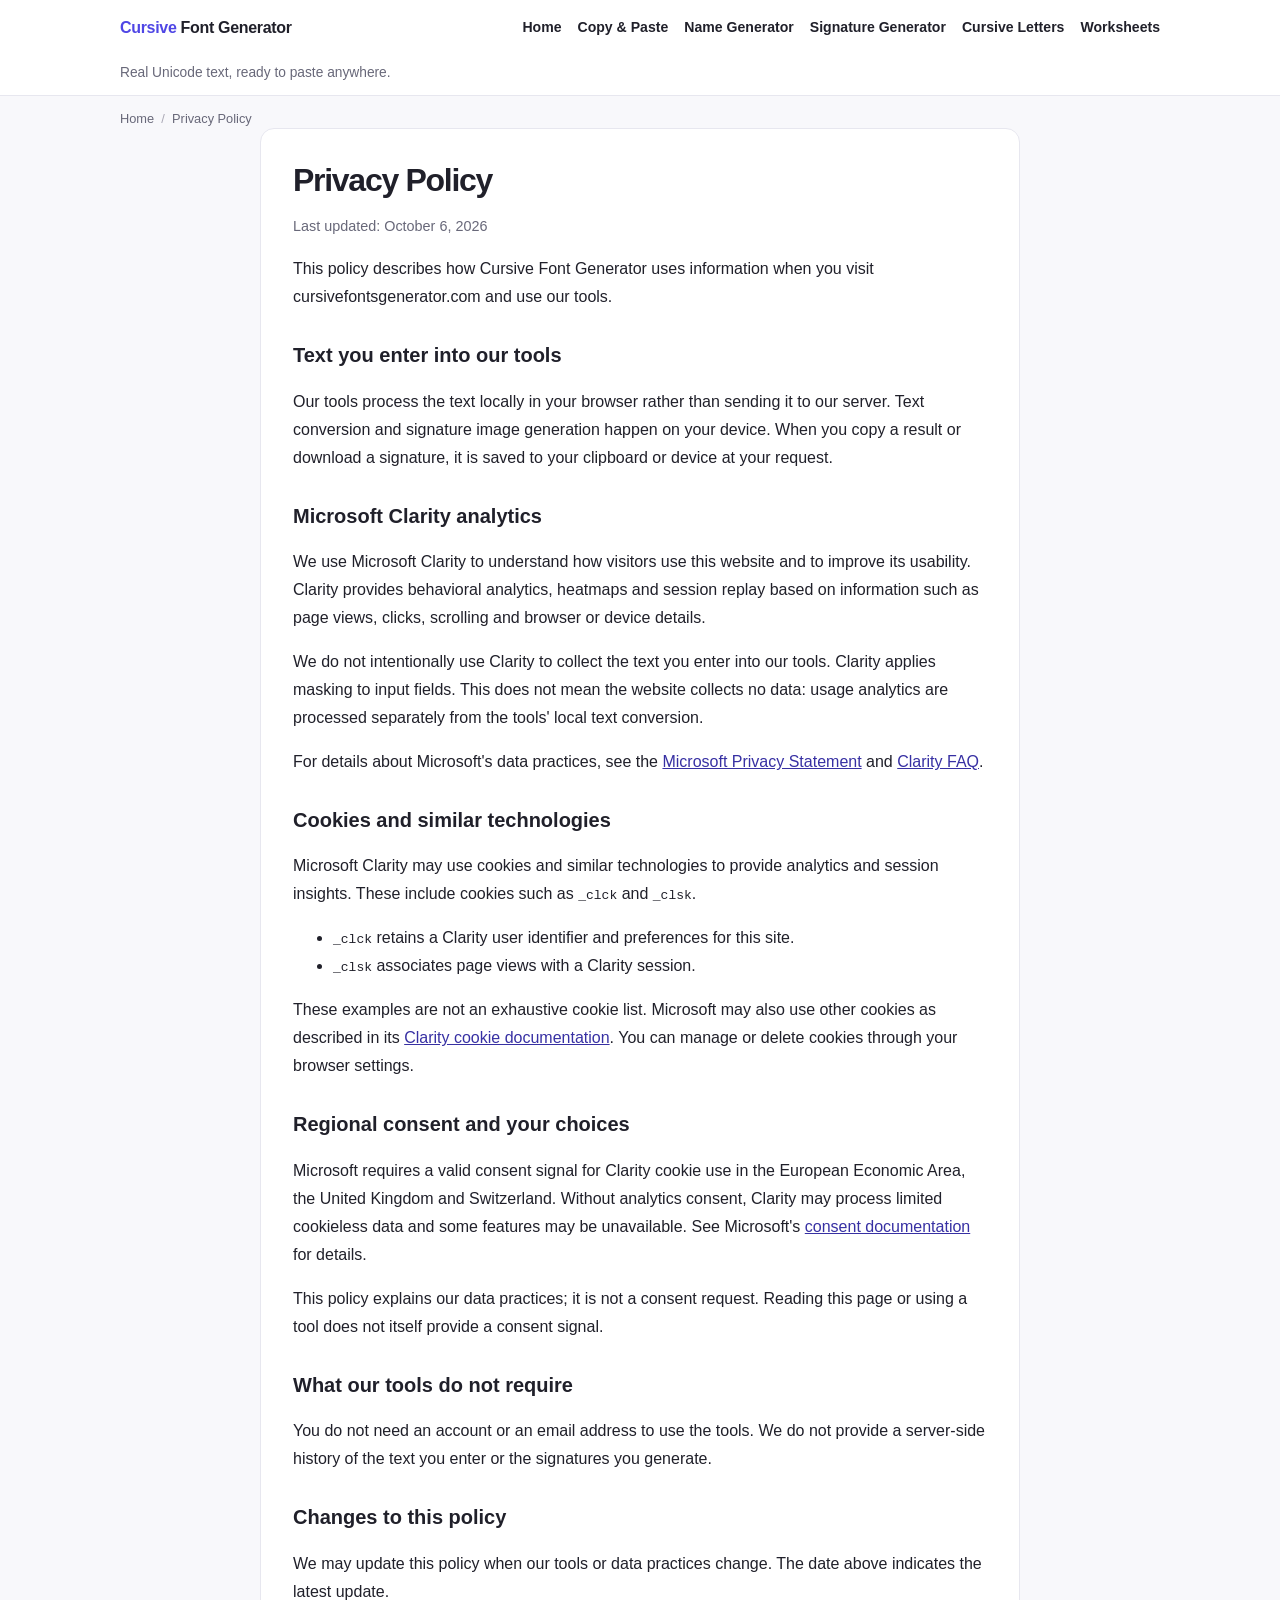
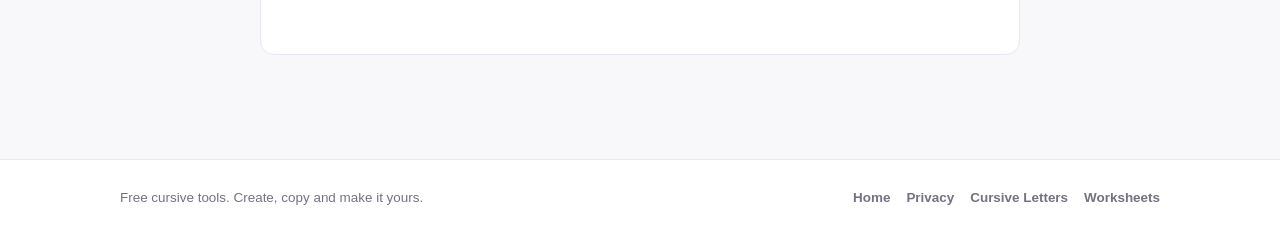
<file: privacy/index.html>
<!DOCTYPE html>
<html lang="en"><head>
<meta charset="UTF-8"><meta name="viewport" content="width=device-width, initial-scale=1.0">
<title>Privacy Policy | Cursive Font Generator</title>
<meta name="description" content="How Cursive Font Generator processes tool text locally and uses Microsoft Clarity analytics, cookies and related technologies.">
<meta name="robots" content="index, follow"><meta name="theme-color" content="#4F46E5">
<link rel="canonical" href="https://cursivefontsgenerator.com/privacy/">
<meta property="og:type" content="website"><meta property="og:url" content="https://cursivefontsgenerator.com/privacy/">
<meta property="og:title" content="Privacy Policy | Cursive Font Generator">
<meta property="og:description" content="Read about local text processing, Microsoft Clarity and cookies on Cursive Font Generator.">
<meta property="og:site_name" content="Cursive Font Generator">
<meta property="og:image" content="https://cursivefontsgenerator.com/og/home.png">
<meta name="twitter:card" content="summary_large_image">
<link rel="icon" href="/favicon.png" type="image/png">
<style>
    :root {
      --accent: #4F46E5;
      --accent-dark: #3730A3;
      --accent-soft: #EEF2FF;
      --ink: #20202A;
      --muted: #686879;
      --line: #E7E7EF;
      --surface: #FFFFFF;
      --page: #F8F8FB;
      --success: #15803D;
      --danger: #B42318;
      --radius: 14px;
      --shadow: 0 12px 32px rgba(35, 31, 78, .08);
    }

    * { box-sizing: border-box; }
    html { scroll-behavior: smooth; }
    body {
      margin: 0;
      color: var(--ink);
      background: var(--page);
      font-family: -apple-system, BlinkMacSystemFont, "Segoe UI", Roboto, Helvetica, Arial, sans-serif;
      line-height: 1.55;
      -webkit-font-smoothing: antialiased;
    }
    a { color: inherit; }
    button, input { font: inherit; }
    button { -webkit-tap-highlight-color: transparent; }

    .container {
      width: min(1040px, calc(100% - 2rem));
      margin-inline: auto;
    }
    .skip-link {
      position: absolute;
      top: -100px;
      left: 1rem;
      z-index: 100;
      padding: .65rem 1rem;
      color: #fff;
      background: var(--accent-dark);
      border-radius: 0 0 8px 8px;
    }
    .skip-link:focus { top: 0; }
    :focus-visible { outline: 3px solid rgba(79, 70, 229, .35); outline-offset: 3px; }

    .site-header {
      background: rgba(255, 255, 255, .96);
      border-bottom: 1px solid var(--line);
    }
    .header-inner {
      min-height: 62px;
      display: flex;
      align-items: center;
      justify-content: space-between;
      gap: 1rem;
    }
    .brand {
      flex: 0 0 auto;
      font-size: 1rem;
      font-weight: 800;
      letter-spacing: -.02em;
      text-decoration: none;
    }
    .brand-mark { color: var(--accent); }
    .header-nav { display: flex; align-items: center; gap: 1.2rem; }
    .header-nav a {
      padding: .35rem 0;
      color: var(--ink);
      border-bottom: 2px solid transparent;
      font-size: .88rem;
      font-weight: 700;
      text-decoration: none;
      transition: border-color .2s, color .2s;
    }
    .header-nav a:hover,
    .header-nav a[aria-current="page"] { color: var(--accent); border-bottom-color: var(--accent); }
    .header-note { margin: 0; color: var(--muted); font-size: .86rem; }

    main { padding-bottom: 3.5rem; }
    .breadcrumb { padding-top: .8rem; color: var(--muted); font-size: .8rem; }
    .breadcrumb ol { display: flex; gap: .45rem; margin: 0; padding: 0; list-style: none; }
    .breadcrumb li + li::before { content: "/"; margin-right: .45rem; color: #AAA8B5; }
    .breadcrumb a { text-decoration: none; }
    .breadcrumb a:hover { color: var(--accent); text-decoration: underline; }

    .tool-section { padding: 1rem 0 2.4rem; }
    .tool-heading { text-align: center; }
    h1 {
      max-width: 820px;
      margin: 0 auto .4rem;
      font-size: clamp(2rem, 4.6vw, 3.2rem);
      line-height: 1.08;
      letter-spacing: -.04em;
    }
    .hero-copy { max-width: 690px; margin: 0 auto 1rem; color: var(--muted); font-size: 1rem; }
    .tool-card {
      max-width: 960px;
      margin-inline: auto;
      padding: 1rem;
      background: var(--surface);
      border: 1px solid var(--line);
      border-radius: 18px;
      box-shadow: var(--shadow);
    }
    .input-label { display: block; margin-bottom: .4rem; color: #454554; font-size: .82rem; font-weight: 800; }
    .input-row { display: grid; grid-template-columns: minmax(0, 1fr) auto; gap: .65rem; }
    #text-input {
      width: 100%;
      min-width: 0;
      min-height: 48px;
      padding: .65rem .9rem;
      color: var(--ink);
      background: #fff;
      border: 2px solid #D7D4EA;
      border-radius: 11px;
      outline: none;
      font-size: 1.02rem;
      transition: border-color .2s, box-shadow .2s;
    }
    #text-input:focus { border-color: var(--accent); box-shadow: 0 0 0 4px rgba(79, 70, 229, .11); }
    #text-input::placeholder { color: #92909E; }
    .action-btn,
    .copy-btn {
      min-height: 44px;
      border: 0;
      border-radius: 10px;
      cursor: pointer;
      font-weight: 800;
      transition: background .18s, color .18s, transform .18s;
    }
    .action-btn { min-width: 112px; padding: .65rem 1rem; color: #fff; background: var(--accent); }
    .action-btn:hover { background: var(--accent-dark); }
    .action-btn:active,
    .copy-btn:active { transform: scale(.98); }
    .action-btn.copied,
    .copy-btn.copied { color: #fff; background: var(--success); }
    .action-btn.copy-failed,
    .copy-btn.copy-failed { color: #fff; background: var(--danger); }
    .capability-line { margin: .7rem 0 .65rem; color: var(--muted); font-size: .79rem; }
    noscript p { margin: .4rem 0 .65rem; padding: .55rem .7rem; color: #5B556F; background: var(--accent-soft); border-radius: 8px; font-size: .8rem; }
    .results { display: grid; gap: .45rem; }
    .result-row, .letter-row {
      min-width: 0;
      display: grid;
      grid-template-columns: 8.5rem minmax(0, 1fr) 5.2rem;
      align-items: center;
      gap: .65rem;
      min-height: 54px;
      padding: .35rem .4rem .35rem .75rem;
      background: #FCFCFE;
      border: 1px solid var(--line);
      border-radius: 11px;
    }
    .result-label { color: #4F4D5D; font-size: .78rem; font-weight: 800; }
    .result-preview {
      min-width: 0;
      display: block;
      overflow-x: auto;
      padding: .25rem .2rem;
      color: #302B57;
      font-size: 1.16rem;
      line-height: 1.4;
      white-space: nowrap;
      scrollbar-width: thin;
    }
    .copy-btn { min-width: 0; padding: .55rem .55rem; color: var(--accent-dark); background: var(--accent-soft); font-size: .8rem; }
    .copy-btn:hover { color: #fff; background: var(--accent-dark); }

    .content-section { padding-top: 3rem; }
    .section-heading { max-width: 760px; margin: 0 auto 1.25rem; text-align: center; }
    .section-heading h2 { margin: 0 0 .4rem; font-size: clamp(1.55rem, 3vw, 2.2rem); line-height: 1.15; letter-spacing: -.03em; }
    .section-heading p { margin: 0; color: var(--muted); }
    .seo-copy-grid { display: grid; grid-template-columns: repeat(2, minmax(0, 1fr)); gap: .9rem; }
    .copy-block { padding: 1.25rem; background: #fff; border: 1px solid var(--line); border-radius: var(--radius); }
    .copy-block h3 { margin: 0 0 .4rem; font-size: 1rem; }
    .copy-block p { margin: 0; color: #5F5E6E; font-size: .91rem; }

    .faq-list { max-width: 850px; margin: 0 auto; display: grid; gap: .7rem; }
    .faq-item { padding: 1rem 1.15rem; background: #fff; border: 1px solid var(--line); border-radius: 12px; }
    .faq-item h3 { margin: 0 0 .25rem; font-size: .98rem; }
    .faq-item p { margin: 0; color: var(--muted); font-size: .9rem; }

    .site-footer { padding: 1.8rem 0; color: #747281; background: #fff; border-top: 1px solid var(--line); }
    .footer-inner { display: flex; align-items: center; justify-content: space-between; gap: 1rem; }
    .footer-inner p { margin: 0; font-size: .84rem; }
    .footer-nav { display: flex; flex-wrap: wrap; gap: 1rem; }
    .footer-nav a { font-size: .84rem; font-weight: 700; text-decoration: none; }
    .footer-nav a:hover { color: var(--accent-dark); text-decoration: underline; }

    @media (max-width: 760px) {
      .header-note { display: none; }
      .seo-copy-grid { grid-template-columns: 1fr; }
      .footer-inner { align-items: flex-start; flex-direction: column; }
    }
    @media (max-width: 680px) {
      .container { width: min(100% - 1rem, 1040px); }
      .header-inner { gap: .65rem; }
      .brand { font-size: .9rem; }
      .header-nav { flex-wrap: nowrap; gap: .65rem; }
      .header-nav a { font-size: .78rem; white-space: nowrap; }
      .tool-section { padding-top: .7rem; }
      h1 { font-size: clamp(1.75rem, 8vw, 2.35rem); }
      .hero-copy { font-size: .9rem; }
      .tool-card { padding: .7rem; border-radius: 14px; }
      .input-row { gap: .45rem; }
      .action-btn { min-width: 98px; padding-inline: .65rem; }
      .capability-line { font-size: .74rem; }
      .result-row, .letter-row {grid-template-columns: 5.6rem minmax(0, 1fr) 4.65rem; gap: .4rem; padding-left: .55rem; }
      .result-label { font-size: .7rem; line-height: 1.2; }
      .result-preview { font-size: 1rem; }
      .copy-btn { font-size: .74rem; padding-inline: .35rem; }
      .content-section { padding-top: 2.5rem; }
    }
    @media (max-width: 390px) {
      .brand { font-size: .82rem; }
      .header-nav { gap: .5rem; }
      .header-nav a { font-size: .72rem; }
      .result-row, .letter-row { grid-template-columns: 5rem minmax(0, 1fr) 4.4rem; }
    }
    @media (prefers-reduced-motion: reduce) {
      html { scroll-behavior: auto; }
      *, *::before, *::after { transition-duration: .01ms !important; animation-duration: .01ms !important; }
    }
    .header-inner { flex-wrap: wrap; padding-block: .7rem; }
    .header-nav { display: flex; flex-wrap: wrap; gap: 1rem; }
    @media(max-width: 680px) { .header-inner { justify-content: center; } .header-nav { justify-content: center; } }
    .header-inner { flex-wrap: wrap; }
    .header-nav { flex-wrap: wrap; }
    @media(max-width: 760px) { .header-inner { justify-content: center; } .header-nav { justify-content: center; } }
    .letter-card {
      max-width: 960px;
      margin-inline: auto;
      padding: 1rem;
      background: var(--surface);
      border: 1px solid var(--line);
      border-radius: 18px;
      box-shadow: var(--shadow);
    }
    
    .letter-picker {
      display: flex;
      flex-wrap: wrap;
      gap: .35rem;
      margin-bottom: .8rem;
    }
    
    .letter-btn {
      min-width: 40px;
      min-height: 38px;
      padding: .3rem;
      color: var(--accent-dark);
      background: var(--accent-soft);
      border: 0;
      border-radius: 9px;
      cursor: pointer;
      font-size: .86rem;
      font-weight: 800;
    }
    
    .letter-btn:hover {
      color: #fff;
      background: var(--accent-dark);
    }
    
    .letter-btn.is-active {
      color: #fff;
      background: var(--accent);
    }
    
    .letter-note {
      margin: .8rem 0 0;
      color: var(--muted);
      font-size: .86rem;
    }
    
    @media (max-width: 680px) {
      .letter-btn {
        min-width: 34px;
        min-height: 34px;
        font-size: .78rem;
      }
    }
  
.legal {max-width:760px;margin:0 auto 3rem;padding:2rem;background:white;border:1px solid var(--line);border-radius:14px;}
.legal h1 {font-size:2rem;line-height:1.2;margin:0 0 .6rem;} .legal h2 {margin-top:1.8rem;font-size:1.25rem;}
.legal p,.legal li {line-height:1.75;} .legal a {color:var(--accent-dark);} .legal-updated {color:var(--muted);font-size:.9rem;}
@media(max-width:680px){.legal{padding:1.2rem;}}
</style>
<script type="text/javascript">
    (function(c,l,a,r,i,t,y){
        c[a]=c[a]||function(){(c[a].q=c[a].q||[]).push(arguments)};
        t=l.createElement(r);t.async=1;t.src="https://www.clarity.ms/tag/"+i;
        y=l.getElementsByTagName(r)[0];y.parentNode.insertBefore(t,y);
    })(window, document, "clarity", "script", "yqhsmpozg4");
  </script>
    <!-- Google tag (gtag.js) -->
    <script async src="https://www.googletagmanager.com/gtag/js?id=G-YBH862SJ7E"></script>
    <script>
      window.dataLayer = window.dataLayer || [];
      function gtag(){dataLayer.push(arguments);}
      gtag('js', new Date());
    
      gtag('config', 'G-YBH862SJ7E');
    </script>
</head><body><a class="skip-link" href="#main-content">Skip to content</a>
<header class="site-header">
    <div class="container header-inner">
      <a class="brand" href="/" aria-label="Cursive Font Generator home"><span class="brand-mark">Cursive</span> Font Generator</a>
      <nav class="header-nav" aria-label="Main navigation">
        <a href="/">Home</a>
        <a href="/copy-and-paste/">Copy &amp; Paste</a>
        <a href="/cursive-name-generator/">Name Generator</a>
        <a href="/cursive-signature-generator/">Signature Generator</a>
      <a href="/cursive-letters/">Cursive Letters</a>
        <a href="/cursive-worksheets/">Worksheets</a></nav>
      <p class="header-note">Real Unicode text, ready to paste anywhere.</p>
    </div>
  </header>
<main id="main-content" class="container"><nav class="breadcrumb" aria-label="Breadcrumb"><ol><li><a href="/">Home</a></li><li aria-current="page">Privacy Policy</li></ol></nav>
<article class="legal">
<h1>Privacy Policy</h1>
<p class="legal-updated">Last updated: October 6, 2026</p>
<p>This policy describes how Cursive Font Generator uses information when you visit cursivefontsgenerator.com and use our tools.</p>
<h2>Text you enter into our tools</h2>
<p>Our tools process the text locally in your browser rather than sending it to our server. Text conversion and signature image generation happen on your device. When you copy a result or download a signature, it is saved to your clipboard or device at your request.</p>
<h2>Microsoft Clarity analytics</h2>
<p>We use Microsoft Clarity to understand how visitors use this website and to improve its usability. Clarity provides behavioral analytics, heatmaps and session replay based on information such as page views, clicks, scrolling and browser or device details.</p>
<p>We do not intentionally use Clarity to collect the text you enter into our tools. Clarity applies masking to input fields. This does not mean the website collects no data: usage analytics are processed separately from the tools' local text conversion.</p>
<p>For details about Microsoft's data practices, see the <a href="https://www.microsoft.com/en-us/privacy/privacystatement">Microsoft Privacy Statement</a> and <a href="https://learn.microsoft.com/en-us/clarity/faq">Clarity FAQ</a>.</p>
<h2>Cookies and similar technologies</h2>
<p>Microsoft Clarity may use cookies and similar technologies to provide analytics and session insights. These include cookies such as <code>_clck</code> and <code>_clsk</code>.</p>
<ul><li><code>_clck</code> retains a Clarity user identifier and preferences for this site.</li><li><code>_clsk</code> associates page views with a Clarity session.</li></ul>
<p>These examples are not an exhaustive cookie list. Microsoft may also use other cookies as described in its <a href="https://learn.microsoft.com/en-us/clarity/setup-and-installation/clarity-cookies">Clarity cookie documentation</a>. You can manage or delete cookies through your browser settings.</p>
<h2>Regional consent and your choices</h2>
<p>Microsoft requires a valid consent signal for Clarity cookie use in the European Economic Area, the United Kingdom and Switzerland. Without analytics consent, Clarity may process limited cookieless data and some features may be unavailable. See Microsoft's <a href="https://learn.microsoft.com/en-us/clarity/setup-and-installation/consent-management">consent documentation</a> for details.</p>
<p>This policy explains our data practices; it is not a consent request. Reading this page or using a tool does not itself provide a consent signal.</p>
<h2>What our tools do not require</h2>
<p>You do not need an account or an email address to use the tools. We do not provide a server-side history of the text you enter or the signatures you generate.</p>
<h2>Changes to this policy</h2>
<p>We may update this policy when our tools or data practices change. The date above indicates the latest update.</p>
</article></main>
<footer class="site-footer"><div class="container footer-inner"><p>Free cursive tools. Create, copy and make it yours.</p><nav class="footer-nav" aria-label="Footer navigation"><a href="/">Home</a><a href="/privacy/" aria-current="page">Privacy</a><a href="/cursive-letters/">Cursive Letters</a> <a href="/cursive-worksheets/">Worksheets</a></nav></div></footer>
</body></html>
</file>
<file: cursive-letters/letters.css>
.letters-hero {padding:1rem 0 1.4rem;max-width:760px;}
.eyebrow {color:var(--accent);font-size:.73rem;font-weight:800;letter-spacing:.12em;margin:0 0 .6rem;}
.letters-hero h1 {font-size:clamp(2rem,5vw,3rem);line-height:1.12;letter-spacing:-.04em;margin:0 0 .7rem;}
.letters-hero .hero-copy {font-size:1.05rem;margin:0;color:var(--muted);}
.letter-tool {padding:1.4rem;background:white;border:1px solid var(--line);border-radius:18px;box-shadow:var(--shadow);}
.tool-top {display:flex;align-items:center;justify-content:space-between;gap:1rem;margin-bottom:1rem;}
.tool-top h2 {font-size:1rem;margin:0;}.tool-top>span {font-size:.8rem;color:var(--muted);}
.az-picker {display:grid;grid-template-columns:repeat(13,1fr);gap:.4rem;}
.az-picker button {min-height:44px;background:var(--accent-soft);color:var(--accent-dark);border:1px solid transparent;border-radius:8px;cursor:pointer;font-weight:750;}
.az-picker button:hover {border-color:var(--accent);}.az-picker button[aria-pressed=true] {background:var(--accent);color:white;}
#selected-letter {font-size:1.2rem;margin:1.5rem 0 .8rem;}#selected-letter span {font-size:.85rem;color:var(--muted);font-weight:400;}
.style-grid,.alphabet-grid {display:grid;grid-template-columns:1fr 1fr;gap:1rem;}
.letter-style {border:1px solid var(--line);border-radius:12px;overflow:hidden;}
.letter-style h3 {font-size:.85rem;background:var(--page);border-bottom:1px solid var(--line);margin:0;padding:.6rem 1rem;}
.case-pair {display:grid;grid-template-columns:1fr 1fr;}.case {padding:.8rem;display:flex;flex-direction:column;align-items:center;gap:.3rem;}.case+.case {border-left:1px solid var(--line);}
.case-label {font-size:.72rem;color:var(--muted);font-weight:600;}.letter-preview {font-family:"Cambria Math","Segoe UI Symbol",serif;font-size:3.4rem;line-height:1.4;min-height:76px;}
.copy-btn {min-height:40px;cursor:pointer;}.case .copy-btn {width:100%;max-width:130px;}
#copy-status {font-size:.86rem;min-height:1.4em;margin:1rem 0 .4rem;color:var(--accent-dark);}
.compatibility {font-size:.8rem;color:var(--muted);margin:0;}
.letters-section {margin:2.6rem 0;}.letters-section h2 {font-size:1.5rem;letter-spacing:-.025em;margin:0 0 .6rem;}.letters-section>p {color:var(--muted);}
.alphabet-card {padding:1.2rem;background:white;border:1px solid var(--line);border-radius:14px;min-width:0;}.alphabet-card h3 {margin:0 0 .8rem;font-size:1rem;}
.alphabet-line+.alphabet-line {margin-top:1.2rem;border-top:1px solid var(--line);padding-top:1rem;}.alphabet-text {font-family:"Cambria Math","Segoe UI Symbol",serif;font-size:1.5rem;overflow-wrap:anywhere;line-height:1.8;margin:.3rem 0 .7rem;}
.reference-table {width:100%;border-collapse:collapse;background:white;border:1px solid var(--line);}.reference-table caption {text-align:left;font-size:.85rem;color:var(--muted);margin-bottom:.7rem;}.reference-table th,.reference-table td {padding:.55rem 1rem;text-align:left;border-bottom:1px solid var(--line);}.reference-table thead {background:var(--accent-soft);font-size:.8rem;}.reference-table tbody th {font-size:.85rem;font-weight:500;}.reference-table td {font-family:"Cambria Math","Segoe UI Symbol",serif;font-size:1.7rem;}.reference-table tr:nth-child(even) {background:#fcfcff;}
.notes {max-width:850px;}.notes p {line-height:1.75;}.notes h2:not(:first-child) {margin-top:2rem;}
.related-grid {display:grid;grid-template-columns:repeat(3,1fr);gap:.8rem;}.related-grid a {padding:1rem;border:1px solid var(--line);border-radius:12px;background:white;text-decoration:none;}.related-grid a:hover {border-color:var(--accent);}.related-grid strong,.related-grid span {display:block;}.related-grid strong {color:var(--accent-dark);font-size:.9rem;}.related-grid span {font-size:.8rem;color:var(--muted);margin-top:.4rem;}
@media(max-width:680px){.letter-tool{padding:1rem;}.az-picker{grid-template-columns:repeat(7,1fr);gap:.3rem;}.style-grid,.alphabet-grid{grid-template-columns:1fr;}#selected-letter span{display:block;margin-top:.2rem;}.letter-preview{font-size:3rem;min-height:68px;}.related-grid{grid-template-columns:1fr;}.reference-table th,.reference-table td{padding:.5rem .7rem;}.letters-hero{padding-top:.5rem;}}
</file>
<file: cursive-signature-generator/fonts.css>
@font-face { font-family:"Signature0"; src:url("fonts/Allura-Regular.ttf") format("truetype"); font-weight:400; font-style:normal; font-display:swap; }
@font-face { font-family:"Signature1"; src:url("fonts/AlexBrush-Regular.ttf") format("truetype"); font-weight:400; font-style:normal; font-display:swap; }
@font-face { font-family:"Signature2"; src:url("fonts/GreatVibes-Regular.ttf") format("truetype"); font-weight:400; font-style:normal; font-display:swap; }
@font-face { font-family:"Signature3"; src:url("fonts/Sacramento-Regular.ttf") format("truetype"); font-weight:400; font-style:normal; font-display:swap; }
@font-face { font-family:"Signature4"; src:url("fonts/Parisienne-Regular.ttf") format("truetype"); font-weight:400; font-style:normal; font-display:swap; }
@font-face { font-family:"Signature5"; src:url("fonts/Italianno-Regular.ttf") format("truetype"); font-weight:400; font-style:normal; font-display:swap; }
@font-face { font-family:"Signature6"; src:url("fonts/PinyonScript-Regular.ttf") format("truetype"); font-weight:400; font-style:normal; font-display:swap; }
@font-face { font-family:"Signature7"; src:url("fonts/Tangerine-Regular.ttf") format("truetype"); font-weight:400; font-style:normal; font-display:swap; }
</file>
<file: cursive-signature-generator/signature.css>
:root { --accent:#4f46e5; --accent-dark:#3730a3; --accent-soft:#eef2ff; --ink:#20202a; --muted:#686879; --line:#e7e7ef; --page:#f8f8fb; }
* { box-sizing:border-box; }
[hidden] { display:none!important; }
body { margin:0; background:var(--page); color:var(--ink); font:16px/1.6 -apple-system,BlinkMacSystemFont,"Segoe UI",Arial,sans-serif; }
a { color:var(--accent-dark); } button,input { font:inherit; } button { cursor:pointer; } button:disabled { cursor:not-allowed; opacity:.55; }
:focus-visible { outline:3px solid #958cf6; outline-offset:4px; }
.container { width:min(1100px,calc(100% - 2rem)); margin-inline:auto; }
.skip-link { position:absolute; top:-100px; padding:12px; background:white; z-index:10; }.skip-link:focus { top:0; }
.site-header { background:white; border-bottom:1px solid var(--line); }.header-inner { display:flex; justify-content:space-between; align-items:center; gap:1rem; flex-wrap:wrap; padding-block:18px; }
.brand { color:var(--ink); text-decoration:none; font-size:1rem; font-weight:800; }.brand-mark { color:var(--accent); }
.header-nav { display:flex; flex-wrap:wrap; gap:1.1rem; }.header-nav a { color:var(--ink); font-size:.84rem; font-weight:700; text-decoration:none; }.header-nav [aria-current] { color:var(--accent); }
.breadcrumb { margin-top:18px; color:var(--muted); font-size:.8rem; }.breadcrumb ol { display:flex; flex-wrap:wrap; gap:8px; padding:0; list-style:none; }.breadcrumb li+li:before { content:'/'; margin-right:8px; }
.hero { text-align:center; margin:24px auto; }.eyebrow { color:var(--accent); font-size:.72rem; letter-spacing:.13em; font-weight:800; text-transform:uppercase; }
h1 { font-size:clamp(2rem,4.5vw,3.2rem); line-height:1.12; letter-spacing:-.04em; margin:12px 0; }.hero p:last-child { color:var(--muted); max-width:680px; margin:0 auto; }
.tool { background:white; border:1px solid var(--line); border-radius:18px; padding:24px; box-shadow:0 12px 32px #231f4e0b; }
label,.field-label { display:block; font-size:.84rem; font-weight:700; margin-bottom:7px; }#signature-name { width:100%; min-height:50px; padding:10px 14px; border:2px solid #d7d4ea; border-radius:10px; font-size:1.05rem; }
.hint { font-size:.78rem; color:var(--muted); margin:8px 0 20px; }.workspace { display:grid; grid-template-columns:minmax(0,1fr) minmax(0,1.15fr); gap:24px; }
.font-grid { display:grid; grid-template-columns:repeat(2,minmax(0,1fr)); gap:9px; }.font-choice { text-align:left; min-width:0; padding:10px 12px; border:1px solid var(--line); border-radius:11px; background:#fcfcfe; color:var(--ink); }.font-choice[aria-pressed=true] { border:2px solid var(--accent); padding:9px 11px; background:var(--accent-soft); }.font-choice:hover { background:var(--accent-soft); }
.font-title { display:block; font-size:.72rem; font-weight:700; }.font-sample { display:block; font-size:29px; line-height:1.65; white-space:nowrap; overflow:hidden; text-overflow:ellipsis; }
.preview-pane { min-width:0; }.preview-label { display:flex; justify-content:space-between; gap:1rem; align-items:center; }.preview-label span:last-child { font-size:.73rem; color:var(--muted); }
.preview { min-height:205px; display:flex; align-items:center; justify-content:center; overflow:hidden; padding:20px; border:1px solid var(--line); border-radius:12px; background-color:white; background-image:linear-gradient(45deg,#eeeef3 25%,transparent 25%),linear-gradient(-45deg,#eeeef3 25%,transparent 25%),linear-gradient(45deg,transparent 75%,#eeeef3 75%),linear-gradient(-45deg,transparent 75%,#eeeef3 75%); background-size:20px 20px; background-position:0 0,0 10px,10px -10px,-10px 0; }
canvas { display:block; max-width:100%; max-height:190px; width:auto; height:auto; object-fit:contain; }#dimensions { min-height:22px; margin:8px 0; color:var(--muted); font-size:.74rem; text-align:right; }
.controls { display:grid; grid-template-columns:1fr 1fr; gap:14px; margin-top:15px; }.controls label { display:flex; justify-content:space-between; gap:8px; }.controls output { color:var(--muted); font-weight:400; }input[type=range] { width:100%; accent-color:var(--accent); }input[type=color] { width:56px; height:38px; border:1px solid var(--line); border-radius:6px; background:white; padding:3px; }
.bottom-controls { display:flex; align-items:end; justify-content:space-between; gap:12px; margin:12px 0; }.reset { padding:8px 12px; background:white; color:var(--muted); border:1px solid var(--line); border-radius:8px; }.download { width:100%; min-height:48px; background:var(--accent); color:white; font-weight:750; border:0; border-radius:10px; }.download:hover:enabled { background:var(--accent-dark); }
#status { color:var(--muted); font-size:.78rem; min-height:40px; margin:10px 0 0; }.privacy-note { text-align:center; color:var(--muted); font-size:.78rem; margin:16px 0 0; }
.content-section { margin:58px 0; }.section-heading { text-align:center; margin-bottom:24px; }h2 { font-size:clamp(1.5rem,3vw,2rem); letter-spacing:-.025em; line-height:1.2; margin:0 0 10px; }.section-heading p { color:var(--muted); }.copy-grid { display:grid; grid-template-columns:repeat(2,minmax(0,1fr)); gap:14px; }.copy-block { background:white; border:1px solid var(--line); border-radius:14px; padding:22px; }h3 { font-size:1rem; margin:0 0 8px; }.copy-block p { color:var(--muted); font-size:.91rem; margin:0; }.steps { display:grid; grid-template-columns:repeat(3,minmax(0,1fr)); gap:14px; padding:0; list-style:none; }.step-number { color:var(--accent); font-weight:800; font-size:.78rem; display:block; margin-bottom:10px; }
.faq-list { max-width:850px; margin:auto; display:grid; gap:12px; }.related { text-align:center; }.site-footer { padding:28px 0; background:white; border-top:1px solid var(--line); color:var(--muted); font-size:.8rem; }.footer-inner { display:flex; justify-content:space-between; flex-wrap:wrap; gap:16px; }.footer-nav { display:flex; flex-wrap:wrap; gap:16px; }
@media(max-width:760px) { .workspace { grid-template-columns:1fr; }.preview-pane { grid-row:1; }.copy-grid,.steps { grid-template-columns:1fr; }.header-inner { justify-content:center; }.header-nav { justify-content:center; gap:.8rem; }.header-nav a { font-size:.74rem; }.tool { padding:16px; }.hero { margin:20px auto; }.hero p:last-child { font-size:.9rem; }.preview { min-height:160px; }.font-grid { margin-top:8px; }.content-section { margin:40px 0; } }
@media(prefers-reduced-motion:no-preference) { button { transition:background .15s,border-color .15s; } }
</file>
